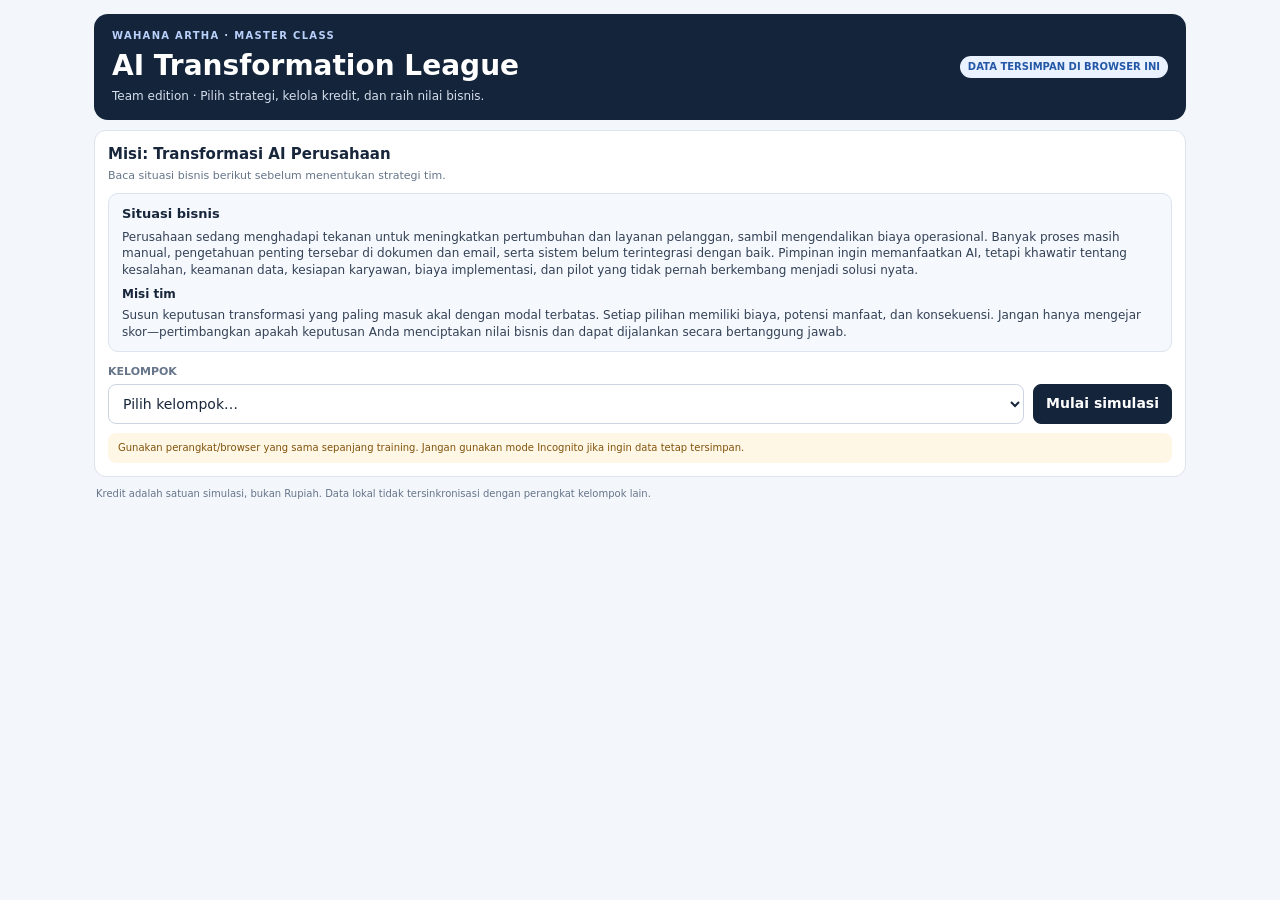
<file: ai-transformation-league/index.html>
<!DOCTYPE html>
<html lang="id"><head><meta charset="utf-8"><meta name="viewport" content="width=device-width,initial-scale=1"><title>AI Transformation League — Team Edition</title>
<style>
:root{--bg:#f3f6fb;--card:#fff;--ink:#17263b;--muted:#66758a;--line:#dce4ef;--navy:#14243a;--blue:#2458a6;--pale:#eaf1ff;--green:#13795b;--red:#b42318;--amber:#a15c07}*{box-sizing:border-box}body{margin:0;background:var(--bg);color:var(--ink);font:14px/1.4 system-ui,-apple-system,"Segoe UI",sans-serif}.app{max-width:1120px;margin:auto;padding:14px}.top{background:var(--navy);color:white;border-radius:14px;padding:15px 18px;display:flex;align-items:center;justify-content:space-between;gap:12px}.eyebrow{font-size:10px;letter-spacing:.13em;text-transform:uppercase;color:#b9d0fa;font-weight:800}.top h1{font-size:clamp(20px,2.5vw,28px);margin:3px 0}.top p{font-size:12px;color:#d5dfed;margin:0}.tag{display:inline-block;background:#eaf1ff;color:#2458a6;border-radius:999px;padding:4px 8px;font-size:10px;font-weight:800;white-space:nowrap}.panel,.stat{background:var(--card);border:1px solid var(--line);border-radius:12px;padding:13px}.stats{display:grid;grid-template-columns:repeat(4,minmax(0,1fr));gap:9px;margin:10px 0}.stat{padding:10px 12px}.k{font-size:11px;color:var(--muted);font-weight:700}.v{font-size:22px;font-weight:850;letter-spacing:-.04em}.sub{font-size:10px;color:var(--muted)}.setup{display:grid;grid-template-columns:1fr auto;gap:9px;align-items:end}.field label{display:block;font-size:11px;font-weight:800;color:var(--muted);margin-bottom:4px}select,input{font:inherit;padding:10px;border:1px solid #cbd5e1;border-radius:8px;background:white;color:var(--ink);width:100%}button{border:1px solid var(--line);border-radius:8px;padding:9px 12px;font:inherit;font-weight:750;cursor:pointer;background:#fff;color:var(--ink)}button.primary{background:var(--navy);border-color:var(--navy);color:white}button:disabled{opacity:.4;cursor:not-allowed}.workspace{display:grid;grid-template-columns:minmax(0,1.35fr) minmax(260px,.65fr);gap:10px;margin-top:10px}.headrow{display:flex;justify-content:space-between;align-items:start;gap:8px;margin-bottom:10px}.headrow h2{font-size:15px;margin:0}.headrow p{font-size:11px;color:var(--muted);margin:3px 0 0}.options{display:grid;grid-template-columns:repeat(3,minmax(0,1fr));gap:8px}.option{border:1px solid var(--line);border-radius:10px;padding:11px;display:flex;flex-direction:column;min-height:188px;background:#fff}.option.selected{border:2px solid var(--blue);padding:10px;background:#f6f9ff}.option h3{font-size:13px;margin:7px 0 5px;line-height:1.25}.option p{font-size:11px;color:var(--muted);margin:0 0 10px}.metrics{display:flex;flex-wrap:wrap;gap:4px;margin-top:auto;margin-bottom:9px}.metrics span{font-size:10px;background:#f0f4fa;padding:4px 6px;border-radius:5px;font-weight:750}.option button{width:100%;font-size:11px;padding:8px}.option.selected button{background:var(--blue);color:white;border-color:var(--blue)}.progress{height:6px;background:#e9eef6;border-radius:10px;overflow:hidden;margin:8px 0}.progress span{display:block;height:100%;background:var(--blue)}.choice-list{display:grid;gap:7px;margin-top:9px}.choice-row{border-bottom:1px solid #edf0f5;padding:7px 0;display:flex;justify-content:space-between;gap:8px;font-size:11px}.choice-row:last-child{border-bottom:0}.choice-row strong{display:block;font-size:11px}.choice-row small{color:var(--muted)}.actions{display:flex;flex-wrap:wrap;gap:7px;margin-top:10px}.notice{background:#fff7e6;color:#80520b;border-radius:8px;padding:8px 10px;font-size:10px;margin-top:9px}.hidden{display:none!important}.assist{margin-top:10px;border:1px solid var(--line);border-radius:10px;overflow:hidden;background:#fbfcff}.assist-head{display:flex;gap:7px;flex-wrap:wrap;padding:9px;background:#f5f8fd;border-bottom:1px solid var(--line)}.assist-toggle{font-size:11px;padding:7px 10px}.assist-toggle[aria-expanded="true"]{background:var(--navy);color:#fff;border-color:var(--navy)}.assist-body{padding:11px}.assist-body h3{font-size:12px;margin:0 0 6px}.assist-body p,.assist-body li{font-size:11px;color:#334155}.assist-body p{margin:0 0 8px}.prompt-box{white-space:pre-wrap;background:#fff;border:1px solid var(--line);border-radius:8px;padding:10px;font-size:11px;line-height:1.5;max-height:210px;overflow:auto}.prompt-parts{display:grid;grid-template-columns:repeat(2,minmax(0,1fr));gap:7px}.prompt-part{border:1px solid var(--line);background:#fff;border-radius:8px;padding:8px}.prompt-part-head{display:flex;align-items:center;gap:7px;flex-wrap:wrap;margin-bottom:5px}.prompt-part-head strong{font-size:10px;color:var(--blue);background:var(--pale);border-radius:5px;padding:3px 5px}.prompt-part-head span{font-size:10px;font-weight:750}.prompt-part p{margin:0;font-size:10px;color:#475569;line-height:1.45}.positive{color:var(--green)}.negative{color:var(--red)}.foot{font-size:10px;color:var(--muted);padding:10px 2px}.toast{position:fixed;bottom:12px;left:50%;transform:translateX(-50%);background:var(--navy);color:#fff;padding:10px 14px;border-radius:9px;font-size:12px;box-shadow:0 5px 20px #0002}.modal-backdrop{position:fixed;inset:0;z-index:1000;background:rgba(15,23,42,.66);display:flex;align-items:center;justify-content:center;padding:14px}.modal{width:min(760px,100%);max-height:92vh;overflow:auto;background:#fff;border-radius:16px;box-shadow:0 24px 80px #0005;padding:20px}.modal-head{display:flex;align-items:flex-start;justify-content:space-between;gap:12px;border-bottom:1px solid var(--line);padding-bottom:12px;margin-bottom:14px}.modal-head h2{margin:0;font-size:20px}.modal-head p{margin:4px 0 0;color:var(--muted);font-size:12px}.modal-close{font-size:20px;line-height:1;padding:6px 10px}.recap-stats{display:grid;grid-template-columns:repeat(4,minmax(0,1fr));gap:8px;margin:12px 0}.recap-stat{border:1px solid var(--line);border-radius:10px;padding:10px;background:#f8fafc}.recap-stat .k{font-size:10px}.recap-stat .v{font-size:21px}.recap-table-wrap{overflow-x:auto;border:1px solid var(--line);border-radius:10px;margin-top:10px}.recap-table{width:100%;border-collapse:collapse;font-size:12px;min-width:440px}.recap-table th,.recap-table td{text-align:left;padding:9px 10px;border-bottom:1px solid #edf0f5}.recap-table th{background:#f5f8fd;color:#475569;font-size:10px;text-transform:uppercase;letter-spacing:.04em}.recap-table tr:last-child td{border-bottom:0}.recap-note{font-size:11px;color:var(--muted);margin:10px 0 0}.modal-actions{display:flex;flex-wrap:wrap;gap:8px;justify-content:flex-end;margin-top:16px}@media(max-width:520px){.modal{padding:14px}.recap-stats{grid-template-columns:repeat(2,minmax(0,1fr))}.modal-head h2{font-size:18px}}.stage-select{max-width:100%;margin:8px 0 10px}.stage-select label{display:block;font-size:10px;font-weight:800;color:var(--muted);margin-bottom:4px}@media(max-width:760px){.prompt-parts{grid-template-columns:1fr}.workspace{grid-template-columns:1fr}.options{grid-template-columns:1fr}.option{min-height:0}.stats{grid-template-columns:repeat(2,minmax(0,1fr))}.setup{grid-template-columns:1fr}.top{align-items:flex-start;flex-direction:column}.v{font-size:20px}}@media(min-width:761px) and (max-height:850px){.app{padding:8px}.top{padding:10px 14px}.stats{margin:7px 0}.stat{padding:7px 10px}.v{font-size:19px}.panel{padding:10px}.option{min-height:160px;padding:9px}.option.selected{padding:8px}.option p{font-size:10px}}
</style></head><body><div class="app">
<header class="top"><div><div class="eyebrow">Wahana Artha · Master Class</div><h1>AI Transformation League</h1><p>Team edition · Pilih strategi, kelola kredit, dan raih nilai bisnis.</p></div><span class="tag">DATA TERSIMPAN DI BROWSER INI</span></header>
<section class="panel" id="setupPanel" style="margin-top:10px"><div class="headrow"><div><h2>Misi: Transformasi AI Perusahaan</h2><p>Baca situasi bisnis berikut sebelum menentukan strategi tim.</p></div></div><div class="scenario" style="background:#f5f8fd;border:1px solid #dce4ef;border-radius:10px;padding:11px 13px;margin-bottom:12px"><strong style="display:block;font-size:13px;margin-bottom:5px">Situasi bisnis</strong><p style="font-size:12px;margin:0 0 7px;color:#334155">Perusahaan sedang menghadapi tekanan untuk meningkatkan pertumbuhan dan layanan pelanggan, sambil mengendalikan biaya operasional. Banyak proses masih manual, pengetahuan penting tersebar di dokumen dan email, serta sistem belum terintegrasi dengan baik. Pimpinan ingin memanfaatkan AI, tetapi khawatir tentang kesalahan, keamanan data, kesiapan karyawan, biaya implementasi, dan pilot yang tidak pernah berkembang menjadi solusi nyata.</p><strong style="display:block;font-size:12px;margin-bottom:4px">Misi tim</strong><p style="font-size:12px;margin:0;color:#334155">Susun keputusan transformasi yang paling masuk akal dengan modal terbatas. Setiap pilihan memiliki biaya, potensi manfaat, dan konsekuensi. Jangan hanya mengejar skor—pertimbangkan apakah keputusan Anda menciptakan nilai bisnis dan dapat dijalankan secara bertanggung jawab.</p></div><div class="setup"><div class="field"><label for="teamSelect">KELOMPOK</label><select id="teamSelect"><option value="">Pilih kelompok…</option><option value="0">Kelompok 1</option><option value="1">Kelompok 2</option><option value="2">Kelompok 3</option><option value="3">Kelompok 4</option><option value="4">Kelompok 5</option><option value="5">Kelompok 6</option></select></div><button class="primary" id="startBtn">Mulai simulasi</button></div><div class="notice">Gunakan perangkat/browser yang sama sepanjang training. Jangan gunakan mode Incognito jika ingin data tetap tersimpan.</div></section>
<div id="appPanel" class="hidden"><section class="stats"><div class="stat"><div class="k">SALDO KREDIT</div><div class="v" id="balance">100</div><div class="sub">Modal awal 100</div></div><div class="stat"><div class="k">SKOR</div><div class="v" id="score">0</div><div class="sub">Akumulasi poin stage</div></div><div class="stat"><div class="k">NILAI BERSIH</div><div class="v" id="netValue">0</div><div class="sub">Manfaat − biaya</div></div><div class="stat"><div class="k">PROGRES</div><div class="v" id="progressText">0/8</div><div class="sub">Stage diselesaikan</div></div></section>
<div class="workspace"><main class="panel"><div class="headrow"><div><h2 id="stageTitle">Stage 1</h2><p id="stageDesc">Pilih alternatif paling sesuai dengan strategi tim.</p></div><span class="tag" id="stageBadge">STAGE 1/8</span></div><div class="stage-select"><label for="stageSelect">PILIH STAGE</label><select id="stageSelect"></select></div><div class="options" id="options"></div><div id="aiHelp" class="assist"></div><div class="actions"><button id="prevBtn">← Sebelumnya</button><button id="nextBtn" class="primary">Stage berikutnya →</button></div><div class="notice">Pilih satu alternatif per stage. Mengganti pilihan akan menghitung ulang saldo, manfaat, dan skor secara otomatis.</div></main>
<aside class="panel"><div class="headrow"><div><h2 id="teamHeading">Ringkasan Kelompok</h2><p>Keputusan yang sudah diambil</p></div><button id="switchBtn">Ganti tim</button></div><div class="progress"><span id="progressBar" style="width:0%"></span></div><div class="choice-list" id="choiceList"></div><div class="actions"><button id="exportBtn" class="primary">Unduh hasil tim</button><button id="resetBtn">Reset tim</button></div><div class="notice">Setelah selesai, unduh hasil dan kirim file kepada fasilitator untuk rekap akhir.</div></aside></div></div>
<div class="foot">Kredit adalah satuan simulasi, bukan Rupiah. Data lokal tidak tersinkronisasi dengan perangkat kelompok lain.</div></div><div id="toast" class="toast hidden"></div><div id="resultsModal" class="modal-backdrop hidden" role="dialog" aria-modal="true" aria-labelledby="resultsTitle"><section class="modal"><div class="modal-head"><div><h2 id="resultsTitle">Rekap Hasil Tim</h2><p id="resultsSubtitle">Ringkasan keputusan dan dampak simulasi.</p></div><button type="button" class="modal-close" id="closeResults" aria-label="Tutup hasil">×</button></div><div id="resultsContent"></div><div class="modal-actions"><button type="button" id="closeResultsBottom">Kembali ke simulasi</button><button type="button" class="primary" id="exportResults">Unduh rekap CSV</button></div></section></div>
<script>
const stages=[
 {id:'auction',round:'1 · Opportunity Auction',title:'Pilih use case bernilai',desc:'Pilih masalah bisnis dengan dampak terukur.',options:[
  {id:'revenue',title:'Naikkan revenue',desc:'Lead scoring dan follow-up personal.',cost:18,benefit:40,score:25},
  {id:'cost',title:'Turunkan biaya',desc:'Otomasi dokumen dan pekerjaan repetitif.',cost:10,benefit:25,score:15},
  {id:'risk',title:'Kurangi risiko',desc:'Deteksi anomali dan kepatuhan lebih awal.',cost:14,benefit:32,score:20}]},
 {id:'process',round:'2 · Process Redesign',title:'Redesign proses',desc:'Jangan sekadar mempercepat proses yang buruk.',options:[
  {id:'automate',title:'Automate existing',desc:'Otomasi langkah rutin pada proses saat ini.',cost:8,benefit:18,score:10},
  {id:'redesign',title:'Redesign workflow',desc:'Hapus langkah tidak bernilai, lalu integrasikan AI.',cost:15,benefit:35,score:25},
  {id:'newprocess',title:'Create new process',desc:'Rancang layanan baru yang sebelumnya tidak mungkin.',cost:20,benefit:45,score:30}]},
 {id:'knowledge',round:'3 · Knowledge Challenge',title:'Siapkan knowledge',desc:'Pilih tingkat kesiapan pengetahuan organisasi.',options:[
  {id:'quickdocs',title:'Rapikan dokumen',desc:'Kumpulkan SOP dan arsip dokumen prioritas.',cost:6,benefit:15,score:10},
  {id:'knowledgebase',title:'Knowledge base',desc:'Bersihkan, beri owner, versi, dan akses pencarian.',cost:12,benefit:28,score:20},
  {id:'rag',title:'Enterprise RAG',desc:'Hubungkan sumber tepercaya dengan kontrol akses dan evaluasi.',cost:20,benefit:42,score:30}]},
 {id:'architecture',round:'4 · AI System Design',title:'Rancang sistem AI',desc:'Pilih rancangan sesuai kompleksitas dan risiko.',options:[
  {id:'copilot',title:'AI copilot',desc:'AI memberi saran; manusia melakukan tindakan.',cost:8,benefit:20,score:12},
  {id:'agent',title:'Agent dengan tools',desc:'AI menjalankan tugas terbatas dengan approval.',cost:16,benefit:36,score:24},
  {id:'integrated',title:'Integrated AI workflow',desc:'Integrasi data, tools, audit, security, dan evaluasi.',cost:24,benefit:48,score:30}]},
 {id:'governance',round:'5 · Risk Court',title:'Tetapkan guardrails',desc:'Sesuaikan otonomi AI dengan dampak kesalahan.',options:[
  {id:'basicguard',title:'Basic guardrails',desc:'Aturan penggunaan, validasi output, dan batas data.',cost:5,benefit:12,score:10},
  {id:'humanapproval',title:'Human approval',desc:'Approval untuk keputusan berdampak menengah/tinggi.',cost:10,benefit:25,score:20},
  {id:'audited',title:'Audited governance',desc:'Log, evaluasi berkala, kontrol akses, dan incident plan.',cost:16,benefit:35,score:30}]},
 {id:'people',round:'6 · Human + AI Redesign',title:'Desain ulang peran',desc:'Tentukan pembagian kerja manusia dan AI.',options:[
  {id:'training',title:'Upskill team',desc:'Pelatihan dasar AI dan panduan penggunaan.',cost:6,benefit:15,score:10},
  {id:'redesignroles',title:'Redesign roles',desc:'Susun ulang tugas, tanggung jawab, dan skill gap.',cost:12,benefit:28,score:20},
  {id:'aiteams',title:'Human-agent teams',desc:'Tetapkan owner untuk agent, workflow, dan outcome.',cost:18,benefit:38,score:30}]},
 {id:'economics',round:'7 · Build or Kill',title:'Uji business case',desc:'Pilih keputusan investasi berdasarkan nilai dan risiko.',options:[
  {id:'no-go',title:'NO-GO / redesign',desc:'Bukti manfaat belum cukup; perbaiki business case.',cost:2,benefit:8,score:12},
  {id:'pilot',title:'GO: limited pilot',desc:'Uji dengan KPI, baseline, dan batas biaya yang jelas.',cost:8,benefit:24,score:20},
  {id:'invest',title:'GO: invest to scale',desc:'Skalakan jika ROI, adopsi, dan kontrol telah terbukti.',cost:18,benefit:42,score:30}]},
 {id:'operating',round:'8 · Operating Model Sprint',title:'Siapkan scale-up',desc:'Pilih model operasional dan kepemilikan.',options:[
  {id:'localpilot',title:'Owner per unit',desc:'Satu unit memimpin pilot dengan dukungan pusat.',cost:7,benefit:16,score:10},
  {id:'hubspoke',title:'Hub-and-spoke',desc:'Tim pusat menyediakan platform dan guardrails; unit mengadopsi.',cost:13,benefit:30,score:20},
  {id:'controltower',title:'AI control tower',desc:'Portofolio, risiko, biaya, kualitas, dan KPI dipantau terpusat.',cost:20,benefit:43,score:30}]},
];
const aiGuidance={
 auction:{parts:[
  ['KONTEKS','Situasi dan tujuan bisnis','Perusahaan ingin meningkatkan pertumbuhan dan layanan sambil mengendalikan biaya. Proses masih manual, pengetahuan tersebar, dan risiko implementasi AI perlu dikendalikan.'],
  ['PERSONA','Peran AI yang diminta','Bertindak sebagai penasihat strategi bisnis dan transformasi AI yang skeptis, berorientasi pada nilai bisnis.'],
  ['TUGAS','Pekerjaan yang harus dilakukan','Bandingkan peluang AI untuk meningkatkan revenue, menurunkan biaya, atau mengurangi risiko. Rekomendasikan satu prioritas untuk tim.'],
  ['KRITERIA','Dasar membandingkan jawaban','Pertimbangkan dampak bisnis, KPI baseline, kelayakan, waktu menuju manfaat, biaya, risiko, dan keyakinan terhadap asumsi.'],
  ['BATASAN','Hal yang tidak boleh dilakukan','Jangan mengarang data aktual atau menganggap estimasi sebagai fakta. Nyatakan asumsi dan informasi yang masih perlu divalidasi.'],
  ['FORMAT OUTPUT','Bentuk jawaban yang diinginkan','Buat tabel perbandingan ringkas, rekomendasi satu prioritas beserta trade-off, lalu tiga pertanyaan yang harus dijawab tim.'] ]},
 process:{parts:[
  ['KONTEKS','Situasi dan tujuan bisnis','Tim sedang memperbaiki proses yang lambat, repetitif, penuh handoff, atau sering mengalami kesalahan. Tujuannya bukan sekadar mempercepat proses lama, tetapi merancang proses yang lebih baik.'],
  ['PERSONA','Peran AI yang diminta','Bertindak sebagai business process improvement consultant yang memahami otomasi, human-in-the-loop, dan redesign workflow.'],
  ['TUGAS','Pekerjaan yang harus dilakukan','Analisis proses saat ini, temukan bottleneck, lalu usulkan proses baru yang memanfaatkan AI secara tepat. Pertimbangkan apa yang dihilangkan, diotomatisasi, diperkuat, didesain ulang, atau dibuat baru.'],
  ['KRITERIA','Dasar membandingkan jawaban','Nilai waktu siklus, jumlah handoff, kualitas, pengalaman pengguna, biaya, risiko, dan kejelasan peran manusia.'],
  ['BATASAN','Hal yang tidak boleh dilakukan','Jangan otomatisasi langkah yang tidak memberi nilai tanpa memeriksa penyebabnya. Tandai asumsi dan jangan menghapus approval yang diperlukan untuk kontrol.'],
  ['FORMAT OUTPUT','Bentuk jawaban yang diinginkan','Tampilkan tabel AS-IS vs TO-BE, tiga bottleneck utama, peran AI dan manusia, KPI keberhasilan, serta risiko implementasi.'] ]},
 knowledge:{parts:[
  ['KONTEKS','Situasi dan tujuan bisnis','Pengetahuan penting berada di SOP, PDF, email, spreadsheet, sistem operasional, dan kepala para ahli. AI hanya berguna jika informasi relevan dapat ditemukan, dipercaya, dan diakses secara aman.'],
  ['PERSONA','Peran AI yang diminta','Bertindak sebagai enterprise knowledge-management dan RAG readiness advisor.'],
  ['TUGAS','Pekerjaan yang harus dilakukan','Petakan pengetahuan yang dibutuhkan untuk use case tim, lokasinya, pemiliknya, kualitasnya, aksesnya, dan tindakan untuk membuatnya siap digunakan AI.'],
  ['KRITERIA','Dasar membandingkan jawaban','Pertimbangkan kelengkapan, kemutakhiran, format, duplikasi, hak akses, sensitivitas, pemilik, dan konsekuensi bila informasi salah.'],
  ['BATASAN','Hal yang tidak boleh dilakukan','Jangan menyarankan memasukkan data sensitif ke alat publik. Bedakan fakta yang diketahui dari asumsi dan minta validasi pemilik data.'],
  ['FORMAT OUTPUT','Bentuk jawaban yang diinginkan','Buat knowledge readiness table dengan kolom sumber, owner, kualitas, sensitivitas, akses AI, gap, dan langkah perbaikan pertama.'] ]},
 architecture:{parts:[
  ['KONTEKS','Situasi dan tujuan bisnis','Tim sudah memilih use case AI. Solusi harus cocok dengan workflow dan sistem yang ada, serta memiliki kontrol keamanan, evaluasi, dan audit.'],
  ['PERSONA','Peran AI yang diminta','Bertindak sebagai enterprise AI solution architect yang mengutamakan desain sederhana, aman, dan dapat dioperasikan.'],
  ['TUGAS','Pekerjaan yang harus dilakukan','Rancang alur solusi dari pengguna ke model, knowledge, tools/sistem perusahaan, keputusan, tindakan, dan audit. Tentukan apakah copilot, workflow berbantuan AI, atau agent lebih tepat.'],
  ['KRITERIA','Dasar membandingkan jawaban','Bandingkan manfaat, kompleksitas integrasi, keandalan, latency, biaya, keamanan, evaluasi, fallback, dan kebutuhan human approval.'],
  ['BATASAN','Hal yang tidak boleh dilakukan','Jangan memberi AI kewenangan tindakan berisiko tanpa kontrol. Jangan mengasumsikan sistem perusahaan memiliki API atau akses yang belum dikonfirmasi.'],
  ['FORMAT OUTPUT','Bentuk jawaban yang diinginkan','Berikan diagram alur teks, komponen utama, data dan integrasi yang diperlukan, kontrol keamanan, KPI evaluasi, dan alternatif desain yang lebih sederhana.'] ]},
 governance:{parts:[
  ['KONTEKS','Situasi dan tujuan bisnis','AI dapat menghasilkan rekomendasi atau tindakan yang salah dan berdampak pada pelanggan, keuangan, privasi, kepatuhan, atau reputasi. Tim harus menentukan batas kewenangannya.'],
  ['PERSONA','Peran AI yang diminta','Bertindak sebagai AI governance dan risk advisor yang menggunakan pendekatan berbasis risiko.'],
  ['TUGAS','Pekerjaan yang harus dilakukan','Identifikasi risiko dari use case tim, tentukan tingkat dampak, kontrol pencegahan dan deteksi, serta keputusan yang boleh dilakukan AI secara mandiri atau memerlukan approval manusia.'],
  ['KRITERIA','Dasar membandingkan jawaban','Pertimbangkan kemungkinan, dampak, kemampuan mendeteksi kesalahan, reversibilitas, privasi, keamanan, kepatuhan, dan akuntabilitas.'],
  ['BATASAN','Hal yang tidak boleh dilakukan','Jangan menyatakan sistem pasti aman atau patuh tanpa bukti. Keputusan berdampak tinggi harus memiliki pemilik manusia, jalur eskalasi, dan audit trail.'],
  ['FORMAT OUTPUT','Bentuk jawaban yang diinginkan','Buat risk register ringkas berisi risiko, dampak, kontrol, owner, dan residual risk. Tambahkan matriks AI boleh / perlu approval / tidak boleh.'] ]},
 people:{parts:[
  ['KONTEKS','Situasi dan tujuan bisnis','AI mengubah komposisi tugas dan cara kerja. Organisasi ingin meningkatkan produktivitas tanpa mengabaikan kualitas, akuntabilitas, pengalaman pelanggan, atau kesiapan karyawan.'],
  ['PERSONA','Peran AI yang diminta','Bertindak sebagai workforce transformation advisor yang berfokus pada desain kerja dan pengembangan kapabilitas.'],
  ['TUGAS','Pekerjaan yang harus dilakukan','Analisis tugas dalam peran yang dipilih. Tentukan mana yang dapat diotomatisasi, diperkuat AI, tetap dipimpin manusia, atau perlu didesain ulang. Usulkan perubahan peran dan pelatihan.'],
  ['KRITERIA','Dasar membandingkan jawaban','Pertimbangkan frekuensi, waktu, kompleksitas, kebutuhan empati dan judgement, risiko kesalahan, serta skill yang dibutuhkan setelah redesign.'],
  ['BATASAN','Hal yang tidak boleh dilakukan','Jangan menyimpulkan bahwa pekerjaan otomatis hilang hanya karena sebagian tugas dapat dibantu AI. Perhatikan perubahan tanggung jawab dan kebutuhan supervisi.'],
  ['FORMAT OUTPUT','Bentuk jawaban yang diinginkan','Buat tabel tugas, potensi AI, peran manusia baru, skill gap, rencana pelatihan, dan indikator produktivitas serta kualitas.'] ]},
 economics:{parts:[
  ['KONTEKS','Situasi dan tujuan bisnis','Tim mempertimbangkan investasi AI dengan manfaat dan biaya yang belum pasti. Keputusan harus didasarkan pada nilai bersih, asumsi transparan, dan risiko implementasi.'],
  ['PERSONA','Peran AI yang diminta','Bertindak sebagai finance business partner yang kritis terhadap business case teknologi.'],
  ['TUGAS','Pekerjaan yang harus dilakukan','Hitung nilai bersih dari manfaat dikurangi seluruh biaya relevan. Evaluasi skenario adopsi rendah, dasar, dan tinggi; rekomendasikan GO, PILOT, atau NO-GO.'],
  ['KRITERIA','Dasar membandingkan jawaban','Masukkan biaya implementasi, integrasi, data, operasi, pelatihan, governance, manfaat yang benar-benar dapat direalisasikan, payback, dan sensitivitas.'],
  ['BATASAN','Hal yang tidak boleh dilakukan','Bedakan penghematan kapasitas dari penghematan kas nyata. Jangan menghitung manfaat ganda. Jika data tidak tersedia, gunakan variabel atau asumsi yang dinyatakan jelas.'],
  ['FORMAT OUTPUT','Bentuk jawaban yang diinginkan','Tampilkan rumus, tabel skenario, net value, payback jika datanya cukup, tiga risiko finansial utama, dan keputusan GO/PILOT/NO-GO beserta alasannya.'] ]},
 operating:{parts:[
  ['KONTEKS','Situasi dan tujuan bisnis','Use case pilihan tim perlu bergerak dari eksperimen menuju operasi yang stabil dan dapat diperluas. Organisasi membutuhkan ownership, KPI, monitoring, serta proses untuk menghentikan atau memperbesar solusi.'],
  ['PERSONA','Peran AI yang diminta','Bertindak sebagai enterprise AI operating-model advisor yang berorientasi pada eksekusi dan akuntabilitas.'],
  ['TUGAS','Pekerjaan yang harus dilakukan','Susun roadmap dari pilot ke produksi dan scale-up. Tentukan owner bisnis, process owner, tim data/platform, risk/security, support, pengguna, dan forum keputusan.'],
  ['KRITERIA','Dasar membandingkan jawaban','Pertimbangkan kejelasan ownership, kesiapan operasi, KPI nilai dan kualitas, monitoring, incident handling, stage gate, kapasitas, dan biaya.'],
  ['BATASAN','Hal yang tidak boleh dilakukan','Jangan merekomendasikan scale-up sebelum kualitas, adopsi, keamanan, dan nilai terbukti. Tandai dependensi dan keputusan yang perlu dibuat pimpinan.'],
  ['FORMAT OUTPUT','Bentuk jawaban yang diinginkan','Buat roadmap 0–3, 3–6, 6–12, dan 12–24 bulan; RACI ringkas; KPI; stage gate; serta kriteria stop, improve, atau scale.'] ]}
};
const STORAGE='aiTransformationLeague_team_v1';let teamId=null,stageIndex=0,all=loadAll();function loadAll(){try{return JSON.parse(localStorage.getItem(STORAGE))||{}}catch(e){return {}}}function saveAll(){localStorage.setItem(STORAGE,JSON.stringify(all))}function fresh(){return {teamId,name:`Kelompok ${Number(teamId)+1}`,initialCapital:100,choices:{}}}function getTeam(){if(!all[teamId])all[teamId]=fresh();return all[teamId]}function calculations(t){let balance=100,score=0,net=0;for(const st of stages){const c=t.choices[st.id];if(c){const op=st.options.find(o=>o.id===c);if(op){balance-=op.cost;score+=op.score;net+=op.benefit-op.cost}}}return {balance,score,net,count:Object.keys(t.choices).length}}function fmt(n){return new Intl.NumberFormat('id-ID',{maximumFractionDigits:0}).format(n)}function esc(s){return String(s??'').replace(/[&<>"']/g,c=>({'&':'&amp;','<':'&lt;','>':'&gt;','"':'&quot;',"'":'&#39;'}[c]))}function notify(s){const el=document.getElementById('toast');el.textContent=s;el.classList.remove('hidden');setTimeout(()=>el.classList.add('hidden'),2200)}function begin(){teamId=document.getElementById('teamSelect').value;if(teamId==='')return notify('Pilih nomor kelompok terlebih dahulu.');if(!all[teamId])all[teamId]=fresh();saveAll();document.getElementById('setupPanel').classList.add('hidden');document.getElementById('appPanel').classList.remove('hidden');stageIndex=firstIncomplete();render()}function firstIncomplete(){const t=getTeam();const i=stages.findIndex(s=>!t.choices[s.id]);return i<0?stages.length-1:i}function render(){if(teamId===null)return;const t=getTeam(),calc=calculations(t),st=stages[stageIndex];document.getElementById('teamHeading').textContent=t.name+' · Ringkasan';document.getElementById('balance').textContent=fmt(calc.balance);document.getElementById('score').textContent=fmt(calc.score);document.getElementById('netValue').textContent=(calc.net>0?'+':'')+fmt(calc.net);document.getElementById('netValue').className='v '+(calc.net>=0?'positive':'negative');document.getElementById('progressText').textContent=calc.count+'/'+stages.length;document.getElementById('progressBar').style.width=(calc.count/stages.length*100)+'%';document.getElementById('stageTitle').textContent=st.round+' · '+st.title;document.getElementById('stageDesc').textContent=st.desc;document.getElementById('stageBadge').textContent=`STAGE ${stageIndex+1}/${stages.length}`;const sel=document.getElementById('stageSelect');sel.innerHTML=stages.map((x,i)=>`<option value="${i}">${i+1}. ${esc(x.title)} ${t.choices[x.id]?'✓':''}</option>`).join('');sel.value=String(stageIndex);document.getElementById('options').innerHTML=st.options.map(op=>{const chosen=t.choices[st.id]===op.id;return `<article class="option ${chosen?'selected':''}"><span class="tag">${chosen?'DIPILIH':'ALTERNATIF'}</span><h3>${esc(op.title)}</h3><p>${esc(op.desc)}</p><div class="metrics"><span>Biaya ${op.cost}</span><span>Manfaat ${op.benefit}</span><span>Net ${op.benefit-op.cost>=0?'+':''}${op.benefit-op.cost}</span></div><button data-choice="${esc(op.id)}">${chosen?'✓ Pilihan aktif':'Pilih alternatif'}</button></article>`}).join('');renderGuidance(st,t);document.getElementById('choiceList').innerHTML=stages.map((x,i)=>{const id=t.choices[x.id],op=x.options.find(o=>o.id===id);return `<div class="choice-row"><div><strong>${i+1}. ${esc(x.title)}</strong><small>${op?esc(op.title):'Belum dipilih'}</small></div><span class="tag">${op?'Selesai':'Belum'}</span></div>`}).join('');document.getElementById('prevBtn').disabled=stageIndex===0;document.getElementById('nextBtn').textContent=stageIndex===stages.length-1?'Lihat hasil ✓':'Stage berikutnya →';document.querySelectorAll('[data-choice]').forEach(b=>b.addEventListener('click',()=>choose(b.dataset.choice)))}function renderGuidance(st,t){const g=aiGuidance[st.id];const root=document.getElementById('aiHelp');const assembled=g.parts.map(([label,purpose,text])=>`[${label}]\n${text}`).join('\n\n');root.innerHTML=`<div class="assist-head"><strong style="font-size:11px;align-self:center;margin-right:auto">BANTUAN AI (OPSIONAL)</strong><button class="assist-toggle" id="promptToggle" aria-expanded="false">＋ Prompt AI</button></div><div id="promptPanel" class="assist-body hidden"><h3>Anatomi prompt untuk stage ini</h3><p>Setiap bagian memiliki fungsi berbeda. Pelajari strukturnya, lalu ganti isi komponen sesuai masalah tim Anda. Gunakan prompt sebagai alat berpikir, bukan pengganti keputusan tim.</p><div class="prompt-parts">${g.parts.map(([label,purpose,text])=>`<article class="prompt-part"><div class="prompt-part-head"><strong>[${esc(label)}]</strong><span>${esc(purpose)}</span></div><p>${esc(text)}</p></article>`).join('')}</div><h3 style="margin-top:12px">Prompt lengkap siap digunakan</h3><div class="prompt-box" id="promptText">${esc(assembled)}</div><div class="actions"><button class="primary" id="copyPrompt">Salin prompt lengkap</button></div><p class="sub" style="margin-top:8px">Kerangka yang dapat digunakan kembali: [KONTEKS] + [PERSONA] + [TUGAS] + [KRITERIA] + [BATASAN] + [FORMAT OUTPUT]. Tambahkan contoh atau data yang aman jika diperlukan.</p></div>`;const pt=document.getElementById('promptToggle'),pp=document.getElementById('promptPanel');pt.addEventListener('click',()=>{const open=pp.classList.contains('hidden');pp.classList.toggle('hidden');pt.setAttribute('aria-expanded',String(open));pt.textContent=(open?'−':'＋')+' Prompt AI'});document.getElementById('copyPrompt').addEventListener('click',async()=>{try{await navigator.clipboard.writeText(assembled);notify('Prompt lengkap berhasil disalin.')}catch(e){const r=document.createRange();r.selectNodeContents(document.getElementById('promptText'));const sel=window.getSelection();sel.removeAllRanges();sel.addRange(r);notify('Prompt dipilih. Salin secara manual.')}})}
function showResults(){const t=getTeam(),c=calculations(t),complete=c.count===stages.length;document.getElementById('resultsSubtitle').textContent=t.name+' · '+c.count+' dari '+stages.length+' stage diselesaikan';document.getElementById('resultsContent').innerHTML=`<div class="recap-stats"><div class="recap-stat"><div class="k">SKOR AKHIR</div><div class="v">${fmt(c.score)}</div></div><div class="recap-stat"><div class="k">SISA KREDIT</div><div class="v">${fmt(c.balance)}</div></div><div class="recap-stat"><div class="k">NILAI BERSIH</div><div class="v ${c.net>=0?'positive':'negative'}">${c.net>0?'+':''}${fmt(c.net)}</div></div><div class="recap-stat"><div class="k">PROGRES</div><div class="v">${c.count}/${stages.length}</div></div></div><div class="notice" style="margin:0 0 10px">${complete?'Semua stage selesai. Simpan atau unduh rekap ini untuk diserahkan kepada fasilitator.':'Rekap sementara. Lengkapi stage yang belum dipilih untuk mendapatkan hasil final.'}</div><h3 style="font-size:13px;margin:12px 0 6px">Keputusan per stage</h3><div class="recap-table-wrap"><table class="recap-table"><thead><tr><th>Stage</th><th>Keputusan tim</th><th>Status</th></tr></thead><tbody>${stages.map((st,i)=>{const op=st.options.find(o=>o.id===t.choices[st.id]);return `<tr><td>${i+1}. ${esc(st.title)}</td><td>${op?esc(op.title):'—'}</td><td>${op?'Selesai':'Belum dipilih'}</td></tr>`}).join('')}</tbody></table></div><p class="recap-note">Nilai bersih adalah total manfaat estimasi dikurangi biaya pilihan. Skor merupakan akumulasi poin dari alternatif yang dipilih. Hasil tersimpan hanya di browser/perangkat ini.</p>`;document.getElementById('resultsModal').classList.remove('hidden');document.body.style.overflow='hidden';document.getElementById('closeResults').focus()}function hideResults(){document.getElementById('resultsModal').classList.add('hidden');document.body.style.overflow=''}function choose(optionId){const t=getTeam(),st=stages[stageIndex],op=st.options.find(o=>o.id===optionId);if(!op)return;const prev=t.choices[st.id];if(prev===optionId){notify('Alternatif ini sudah dipilih.');return}const before=calculations(t).balance+(prev?st.options.find(o=>o.id===prev).cost:0);if(before<op.cost&&!confirm('Pilihan ini membuat saldo kredit negatif. Tetap lanjutkan?'))return;t.choices[st.id]=optionId;saveAll();render();notify('Pilihan tersimpan · skor dan ekonomi diperbarui.')}document.getElementById('startBtn').addEventListener('click',begin);document.getElementById('stageSelect').addEventListener('change',e=>{stageIndex=Number(e.target.value);render()});document.getElementById('prevBtn').addEventListener('click',()=>{stageIndex=Math.max(0,stageIndex-1);render()});document.getElementById('nextBtn').addEventListener('click',()=>{if(stageIndex===stages.length-1){showResults()}else{stageIndex++;render()}});document.getElementById('switchBtn').addEventListener('click',()=>{if(confirm('Kembali ke pemilihan tim? Data tim ini tetap tersimpan di browser.')){teamId=null;document.getElementById('appPanel').classList.add('hidden');document.getElementById('setupPanel').classList.remove('hidden')}});document.getElementById('resetBtn').addEventListener('click',()=>{if(confirm('Hapus seluruh pilihan dan skor tim ini?')){all[teamId]=fresh();saveAll();stageIndex=0;render();notify('Data tim direset.')}});document.getElementById('closeResults').addEventListener('click',hideResults);document.getElementById('closeResultsBottom').addEventListener('click',hideResults);document.getElementById('exportResults').addEventListener('click',()=>document.getElementById('exportBtn').click());document.getElementById('resultsModal').addEventListener('click',e=>{if(e.target.id==='resultsModal')hideResults()});document.addEventListener('keydown',e=>{if(e.key==='Escape'&&!document.getElementById('resultsModal').classList.contains('hidden'))hideResults()});document.getElementById('exportBtn').addEventListener('click',()=>{const t=getTeam(),c=calculations(t),rows=[['Kelompok','Stage','Pilihan','Biaya kredit','Manfaat estimasi','Nilai bersih','Poin']];stages.forEach(st=>{const op=st.options.find(o=>o.id===t.choices[st.id]);if(op)rows.push([t.name,st.round,op.title,op.cost,op.benefit,op.benefit-op.cost,op.score])});rows.push(['RINGKASAN','','',100-c.balance,c.net,c.net,c.score]);const csv=rows.map(r=>r.map(v=>'"'+String(v??'').replace(/"/g,'""')+'"').join(',')).join('\r\n');download(`hasil-${t.name.toLowerCase().replace(/\s+/g,'-')}.csv`,'\ufeff'+csv,'text/csv;charset=utf-8;')});function download(name,content,type){const blob=new Blob([content],{type}),url=URL.createObjectURL(blob),a=document.createElement('a');a.href=url;a.download=name;a.click();setTimeout(()=>URL.revokeObjectURL(url),1000)}
</script></body></html>
</file>
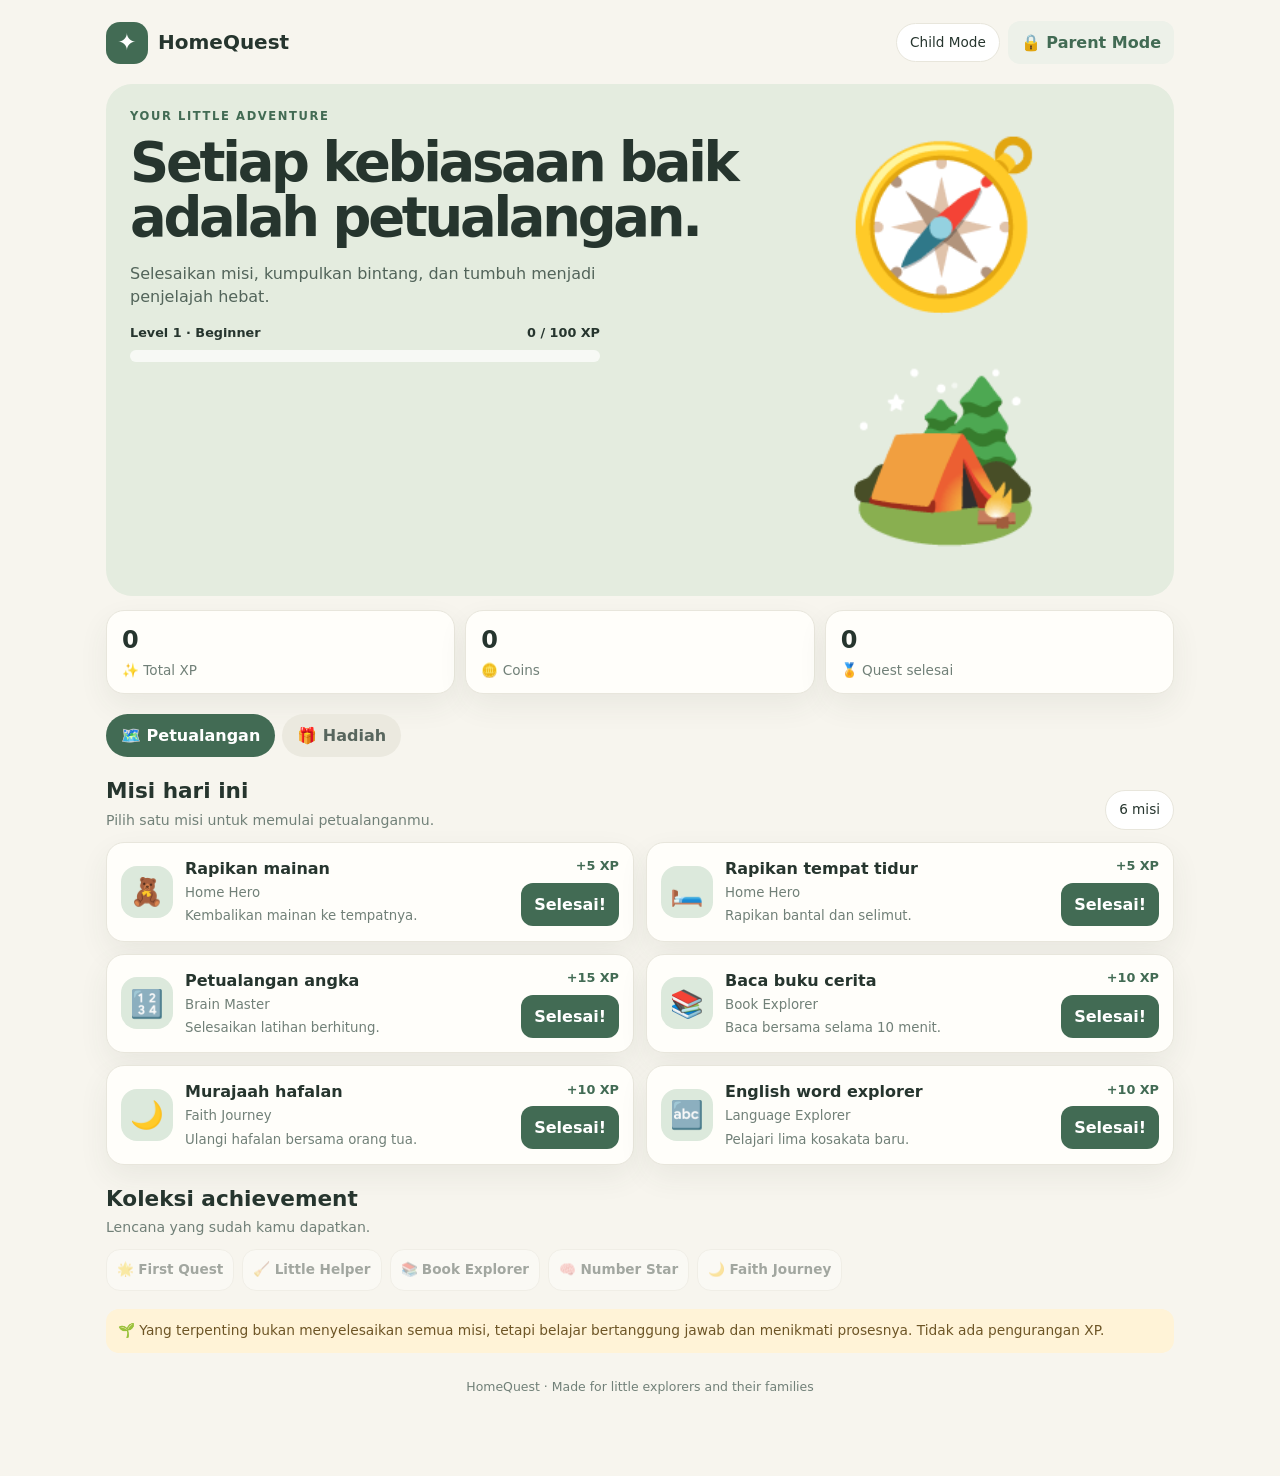
<file: homequest/index.html>
<!doctype html>
<html lang="id"><head>
<meta charset="utf-8"><meta name="viewport" content="width=device-width,initial-scale=1,viewport-fit=cover">
<meta name="theme-color" content="#f5f1e8"><meta name="description" content="HomeQuest — setiap kebiasaan baik adalah petualangan.">
<title>HomeQuest · Family Adventure</title>
<style>
:root{--ink:#26352e;--muted:#718078;--paper:#f7f5ee;--card:#fffefa;--green:#426b54;--green2:#dce9dc;--line:#e8e6dc;--shadow:0 12px 30px #33443312}
*{box-sizing:border-box}body{margin:0;background:var(--paper);color:var(--ink);font:16px/1.45 system-ui,-apple-system,sans-serif}button,input,select,textarea{font:inherit}button{cursor:pointer;border:0}
.app{max-width:1100px;margin:auto;padding:16px 16px 80px}header{display:flex;justify-content:space-between;align-items:center;margin:5px 0 20px;gap:12px}.brand{display:flex;align-items:center;gap:10px;font-weight:900;font-size:1.25rem}.mark{background:var(--green);color:white;border-radius:14px;width:42px;height:42px;display:grid;place-items:center;font-size:23px}.pill{border:1px solid var(--line);background:white;border-radius:99px;padding:9px 13px;font-size:.85rem}
.hero{background:#e4ecdf;border-radius:26px;padding:24px;display:grid;grid-template-columns:1.4fr .6fr;position:relative;overflow:hidden}.eyebrow{font-size:.72rem;text-transform:uppercase;letter-spacing:.14em;font-weight:900;color:var(--green)}h1{font-size:clamp(2rem,5vw,3.4rem);line-height:1.02;letter-spacing:-.06em;margin:10px 0}.sub{color:#52645a;max-width:500px}.art{font-size:clamp(6rem,16vw,10rem);display:grid;place-items:center}.progress-wrap{max-width:470px}.progress-label{display:flex;justify-content:space-between;font-size:.8rem;font-weight:800;margin:12px 0 7px}.progress{height:12px;background:#ffffffb5;border-radius:99px;overflow:hidden}.progress span{display:block;height:100%;background:var(--green);width:0}
.stats{display:grid;grid-template-columns:repeat(3,1fr);gap:10px;margin:14px 0 20px}.stat,.panel,.quest{background:var(--card);border:1px solid var(--line);border-radius:18px;box-shadow:var(--shadow)}.stat{padding:12px 15px}.stat b{font-size:1.5rem;display:block}.stat small,.muted{color:var(--muted);font-size:.85rem}
.tabs{display:flex;gap:7px;overflow:auto;margin:18px 0}.tab{padding:10px 15px;border-radius:99px;background:#ebe9df;color:#58665e;font-weight:800;white-space:nowrap}.tab.active,.primary{background:var(--green);color:white}.section-head{display:flex;justify-content:space-between;align-items:end;margin:18px 0 12px;gap:10px}.section-head h2{margin:0;font-size:1.35rem}.section-head p{margin:3px 0 0;color:var(--muted);font-size:.88rem}
.grid{display:grid;grid-template-columns:repeat(2,minmax(0,1fr));gap:12px}.quest{padding:14px;display:flex;align-items:center;gap:12px}.qicon{width:52px;height:52px;border-radius:16px;background:var(--green2);display:grid;place-items:center;font-size:27px;flex:none}.qinfo{flex:1;min-width:0}.qinfo strong{display:block}.qinfo small{color:var(--muted)}.qaction{display:flex;flex-direction:column;align-items:end;gap:7px}.xp{font-weight:900;font-size:.8rem;color:var(--green);white-space:nowrap}
.primary,.secondary,.danger{padding:10px 13px;border-radius:12px;font-weight:800}.secondary{background:#edf1e9;color:var(--green)}.danger{background:#fae8e3;color:#9a4939}.primary:disabled{opacity:.4;cursor:not-allowed}
.panel{padding:16px;margin:10px 0}.row{display:flex;justify-content:space-between;align-items:center;gap:10px;padding:11px 0;border-bottom:1px solid var(--line)}.row:last-child{border:0}.badges{display:flex;flex-wrap:wrap;gap:8px}.badge{background:white;border:1px solid var(--line);border-radius:14px;padding:10px;font-size:.85rem}
.formgrid{display:grid;grid-template-columns:1fr 1fr;gap:10px}.field{display:flex;flex-direction:column;gap:5px}.field.full{grid-column:1/-1}.field label{font-size:.8rem;font-weight:800;color:#59675f}.field input,.field select,.field textarea{padding:11px;border:1px solid var(--line);border-radius:11px;background:white;width:100%}
.empty{text-align:center;padding:22px;color:var(--muted);border:1px dashed var(--line);border-radius:16px}.notice{background:#fff3d7;color:#6d5526;padding:12px;border-radius:13px;margin:18px 0;font-size:.86rem}footer{text-align:center;color:var(--muted);font-size:.78rem;margin-top:25px}.hidden{display:none!important}
.modalbg{position:fixed;inset:0;background:#18241dcc;display:none;place-items:center;padding:15px;z-index:5}.modalbg.open{display:grid}.modal{background:var(--paper);border-radius:22px;padding:20px;width:min(520px,100%);max-height:90vh;overflow:auto}.close{float:right;border-radius:50%;width:32px;height:32px}
@media(max-width:650px){.app{padding:12px 12px 70px}.hero{grid-template-columns:1fr;padding:20px}.art{position:absolute;right:5px;bottom:0;opacity:.22;font-size:8rem}.hero>div:first-child{position:relative;z-index:1}.grid{grid-template-columns:1fr}.stats{gap:7px}.stat{padding:10px}.stat b{font-size:1.25rem}.formgrid{grid-template-columns:1fr}.field.full{grid-column:auto}}

.auth-screen{max-width:460px;margin:7vh auto;padding:24px;background:var(--card);border:1px solid var(--line);border-radius:24px;box-shadow:var(--shadow)}
.auth-screen h1{font-size:2rem;margin:8px 0}.auth-screen p{color:var(--muted)}
.auth-form{display:grid;gap:12px;margin-top:18px}.auth-form label{font-size:.82rem;font-weight:800}.auth-form input{width:100%;padding:13px;border:1px solid var(--line);border-radius:12px;background:white}
.auth-actions{display:flex;gap:10px;align-items:center;flex-wrap:wrap}.auth-error{color:#9a4939;background:#fae8e3;padding:12px 14px;border-radius:12px;margin-top:12px;font-size:.9rem;border:1px solid #f0c9c0}.auth-error.success{color:#245b3b;background:#e8f4e9;border-color:#b9d9bf}.auth-error.info{color:#34556b;background:#edf4f8;border-color:#c8dce8}
#accountbar{display:flex;align-items:center;gap:8px;flex-wrap:wrap;justify-content:flex-end}.setup{max-width:620px;margin:24px auto;padding:22px;background:var(--card);border:1px solid var(--line);border-radius:20px}.setup h2{margin-top:0}
</style></head><body><div class="app" id="app">
<header><div class="brand"><div class="mark">✦</div>HomeQuest</div><div id="accountbar"><span class="pill" id="mode">Child Mode</span><button class="secondary" id="parent">🔒 Parent Mode</button></div></header>
<section class="setup hidden" id="setup"><h2>Siapkan ruang keluarga</h2><p>Akun ini belum memiliki household HomeQuest. Buat satu ruang keluarga agar misi, XP, coins, dan hadiah tersimpan di cloud.</p><form id="householdform" class="formgrid"><div class="field full"><label>Nama keluarga</label><input name="name" required value="Keluarga Rahman" maxlength="80"></div><div class="field full"><button class="primary">Buat household</button></div></form></section>
<main id="mainview">
<section class="hero"><div><div class="eyebrow">Your little adventure</div><h1>Setiap kebiasaan baik adalah petualangan.</h1><p class="sub">Selesaikan misi, kumpulkan bintang, dan tumbuh menjadi penjelajah hebat.</p><div class="progress-wrap"><div class="progress-label"><span id="level">Level 1 · Beginner</span><span id="progtext">0 / 100 XP</span></div><div class="progress"><span id="bar"></span></div></div></div><div class="art">🧭🏕️</div></section>
<div class="stats"><div class="stat"><b id="xp">0</b><small>✨ Total XP</small></div><div class="stat"><b id="coins">0</b><small>🪙 Coins</small></div><div class="stat"><b id="done">0</b><small>🏅 Quest selesai</small></div></div>
<nav class="tabs" id="tabs"><button class="tab active" data-tab="child">🗺️ Petualangan</button><button class="tab" data-tab="rewards">🎁 Hadiah</button><button class="tab parentonly hidden" data-tab="approvals">✅ Verifikasi</button><button class="tab parentonly hidden" data-tab="manage">⚙️ Kelola misi</button><button class="tab parentonly hidden" data-tab="history">📚 Riwayat</button></nav>
<section id="v-child"><div class="section-head"><div><h2>Misi hari ini</h2><p>Pilih satu misi untuk memulai petualanganmu.</p></div><span class="pill" id="count">0 misi</span></div><div class="grid" id="quests"></div><div class="section-head"><div><h2>Koleksi achievement</h2><p>Lencana yang sudah kamu dapatkan.</p></div></div><div class="badges" id="badges"></div></section>
<section id="v-rewards" class="hidden"><div class="section-head"><div><h2>Treasure shop</h2><p>Tukar coins dengan hadiah bersama orang tua.</p></div></div><div id="rewardlist"></div></section>
<section id="v-approvals" class="hidden"><div class="section-head"><div><h2>Perlu verifikasi</h2><p>Tinjau aktivitas yang diajukan anak.</p></div></div><div id="approvals"></div></section>
<section id="v-manage" class="hidden"><div class="section-head"><div><h2>Quest manager</h2><p>Buat misi yang sesuai rutinitas keluarga.</p></div><button class="primary" id="add">＋ Misi</button></div><div id="managelist"></div><div class="panel"><h3>Tambah hadiah</h3><form id="rewardform" class="formgrid"><div class="field"><label>Nama hadiah</label><input name="name" required placeholder="Pilih cerita sebelum tidur"></div><div class="field"><label>Harga coins</label><input name="cost" type="number" min="1" value="30" required></div><div class="field full"><label>Jenis hadiah</label><select name="kind"><option>Aktivitas</option><option>Privilege</option><option>Barang</option></select></div><div class="field full"><button class="primary">Simpan hadiah</button></div></form></div></section>
<section id="v-history" class="hidden"><div class="section-head"><div><h2>Jejak petualangan</h2><p>Catatan XP dan coins.</p></div></div><div id="history"></div></section>
<div class="notice">🌱 Yang terpenting bukan menyelesaikan semua misi, tetapi belajar bertanggung jawab dan menikmati prosesnya. Tidak ada pengurangan XP.</div><footer>HomeQuest · Made for little explorers and their families</footer></main></div>
<div class="modalbg" id="gatemodal" role="dialog" aria-modal="true" aria-labelledby="gatetitle"><div class="modal"><button class="close" id="gatecancel" type="button" aria-label="Tutup">×</button><div class="eyebrow">Parent access</div><h2 id="gatetitle">Verifikasi orang tua</h2><p class="muted">Selesaikan penjumlahan dua bilangan tiga digit untuk membuka Parent Mode.</p><form id="gateform"><div style="font-size:2rem;font-weight:900;text-align:center;padding:18px 0" id="gatequestion">000 + 000 = ?</div><div class="field"><label for="gateinput">Jawaban</label><input id="gateinput" type="number" inputmode="numeric" autocomplete="off" required placeholder="Masukkan hasil penjumlahan"></div><p id="gatefeedback" class="muted" role="status" aria-live="polite"></p><button class="primary" id="gatesubmit" type="submit">Buka Parent Mode</button></form></div></div>
<div class="modalbg" id="modal"><div class="modal"><button class="close" id="close">×</button><h2>Buat quest baru</h2><form id="questform" class="formgrid"><div class="field full"><label>Nama misi</label><input name="title" required placeholder="Contoh: Rapikan mainan"></div><div class="field"><label>Kategori</label><select name="category"><option value="home">Home Hero</option><option value="math">Brain Master</option><option value="reading">Book Explorer</option><option value="quran">Faith Journey</option><option value="english">Language Explorer</option></select></div><div class="field"><label>Emoji</label><input name="icon" value="⭐" maxlength="4"></div><div class="field"><label>XP</label><input name="xp" type="number" min="1" max="100" value="10"></div><div class="field"><label>Coins</label><input name="coins" type="number" min="0" max="100" value="2"></div><div class="field full"><label>Instruksi</label><textarea name="description" rows="2"></textarea></div><div class="field full"><button class="primary">Simpan quest</button></div></form></div></div>
<script>
const $=id=>document.getElementById(id);
const esc=x=>String(x??'').replace(/[&<>"']/g,c=>({'&':'&amp;','<':'&lt;','>':'&gt;','"':'&quot;',"'":'&#39;'}[c]));
const STORAGE_KEY='homequest-local-v1';
const cats={home:'Home Hero',math:'Brain Master',reading:'Book Explorer',quran:'Faith Journey',english:'Language Explorer',other:'Special Quest'};
const defaultQuests=[
 {title:'Rapikan mainan',category:'home',icon:'🧸',xp:5,coins:2,description:'Kembalikan mainan ke tempatnya.'},
 {title:'Rapikan tempat tidur',category:'home',icon:'🛏️',xp:5,coins:2,description:'Rapikan bantal dan selimut.'},
 {title:'Petualangan angka',category:'math',icon:'🔢',xp:15,coins:3,description:'Selesaikan latihan berhitung.'},
 {title:'Baca buku cerita',category:'reading',icon:'📚',xp:10,coins:2,description:'Baca bersama selama 10 menit.'},
 {title:'Murajaah hafalan',category:'quran',icon:'🌙',xp:10,coins:2,description:'Ulangi hafalan bersama orang tua.'},
 {title:'English word explorer',category:'english',icon:'🔤',xp:10,coins:2,description:'Pelajari lima kosakata baru.'}
];
const defaultRewards=[
 {name:'Pilih cerita sebelum tidur',description:'Anak memilih cerita yang dibacakan.',kind:'activity',cost:20},
 {name:'Pilih permainan keluarga',description:'Anak memilih permainan keluarga.',kind:'privilege',cost:35},
 {name:'Mainan kecil pilihan',description:'Hadiah barang sesuai kesepakatan.',kind:'item',cost:100}
];
const uid=()=>crypto.randomUUID?crypto.randomUUID():'hq-'+Date.now()+'-'+Math.random().toString(16).slice(2);
const stamp=()=>new Date().toISOString();
let state=loadState(), role='child', activeTab='child', gateAnswer=null;
function loadState(){
 try{
  const raw=localStorage.getItem(STORAGE_KEY);
  if(raw){const d=JSON.parse(raw);if(d&&Array.isArray(d.quests))return d}
 }catch(e){console.warn('HomeQuest local data could not be read',e)}
 return {
  quests:defaultQuests.map(q=>({...q,id:uid(),is_active:true,created_at:stamp()})),
  subs:[], rewards:defaultRewards.map(r=>({...r,id:uid(),is_active:true})),
  redemptions:[], xp:[], coins:[], achievements:[]
 };
}
function save(){localStorage.setItem(STORAGE_KEY,JSON.stringify(state))}
function err(e){console.error(e);alert(e?.message||'Terjadi kesalahan.')}
function setRole(next){
 role=next;
 $('mode').textContent=role==='parent'?'Parent Mode':'Child Mode';
 $('parent').textContent=role==='parent'?'🔓 Keluar Parent Mode':'🔒 Parent Mode';
 document.querySelectorAll('.parentonly').forEach(x=>x.classList.toggle('hidden',role!=='parent'));
 if(role==='parent')tab('approvals');else tab('child');
 render();
}
function openGate(){
 const a=100+Math.floor(Math.random()*900),b=100+Math.floor(Math.random()*900);
 gateAnswer=a+b;
 $('gatequestion').textContent=a.toLocaleString('id-ID')+' + '+b.toLocaleString('id-ID')+' = ?';
 $('gateinput').value='';$('gatefeedback').textContent='';
 $('gatemodal').classList.add('open');
 setTimeout(()=>$('gateinput').focus(),80);
}
function closeGate(){$('gatemodal').classList.remove('open');gateAnswer=null}
function verifyGate(e){
 e.preventDefault();
 const answer=Number($('gateinput').value);
 if(Number.isInteger(answer)&&answer===gateAnswer){closeGate();setRole('parent');return}
 $('gatefeedback').textContent='Belum tepat. Coba soal baru.';
 openGate();
 $('gatefeedback').textContent='Jawaban belum tepat. Soal baru sudah dibuat.';
}
function targetChild(){return 'local-child'}
function totals(){
 const cid=targetChild();
 return {
  xp:state.xp.filter(x=>x.child_user_id===cid).reduce((n,x)=>n+x.delta,0),
  coins:state.coins.filter(x=>x.child_user_id===cid).reduce((n,x)=>n+x.delta,0),
  done:state.subs.filter(x=>x.status==='approved'&&x.child_user_id===cid).length
 };
}
function lvl(x){const a=[['Beginner',0,100],['Explorer',100,250],['Adventurer',250,450],['Champion',450,700],['Master',700,1000],['Legend',1000,1500]];return [...a].reverse().find(v=>x>=v[1])||a[0]}
function render(){
 const t=totals(),l=lvl(t.xp),p=Math.min(100,(t.xp-l[1])/(l[2]-l[1])*100);
 $('level').textContent='Level '+(['Beginner','Explorer','Adventurer','Champion','Master','Legend'].indexOf(l[0])+1)+' · '+l[0];
 $('progtext').textContent=(t.xp-l[1])+' / '+(l[2]-l[1])+' XP';$('bar').style.width=p+'%';
 $('xp').textContent=t.xp;$('coins').textContent=t.coins;$('done').textContent=t.done;
 $('count').textContent=state.quests.filter(q=>q.is_active!==false).length+' misi';
 const mySubs=state.subs.filter(s=>s.child_user_id===targetChild());
 const pendingIds=new Set(mySubs.filter(s=>s.status==='pending').map(s=>s.quest_id));
 $('quests').innerHTML=state.quests.filter(q=>q.is_active!==false).map(q=>'<article class="quest"><div class="qicon">'+esc(q.icon)+'</div><div class="qinfo"><strong>'+esc(q.title)+'</strong><small>'+esc(cats[q.category]||q.category)+'<br>'+esc(q.description)+'</small></div><div class="qaction"><span class="xp">+'+q.xp+' XP</span><button class="'+(pendingIds.has(q.id)?'secondary':'primary')+'" '+(role!=='child'||pendingIds.has(q.id)?'disabled':'')+' onclick="submitQ(\''+q.id+'\')">'+(pendingIds.has(q.id)?'Menunggu':role==='parent'?'Mode orang tua':'Selesai!')+'</button></div></article>').join('')||'<div class="empty">Belum ada misi.</div>';
 const badges=[['🌟','first_quest','First Quest'],['🧹','little_helper','Little Helper'],['📚','book_explorer','Book Explorer'],['🧠','number_star','Number Star'],['🌙','faith_journey','Faith Journey']];
 const earned=new Set(state.achievements.map(a=>a.achievement_code));
 $('badges').innerHTML=badges.map(([ico,code,name])=>'<div class="badge" style="opacity:'+(earned.has(code)?'1':'.4')+'">'+ico+' <b>'+name+'</b></div>').join('');
 $('rewardlist').innerHTML=state.rewards.filter(r=>r.is_active!==false).map(r=>'<div class="panel row"><div><b>'+esc(r.name)+'</b><div class="muted">'+esc({activity:'Aktivitas',privilege:'Privilege',item:'Barang'}[r.kind]||r.kind)+' · '+r.cost+' coins</div></div><button class="primary" '+(role!=='child'||t.coins<r.cost?'disabled':'')+' onclick="redeem(\''+r.id+'\')">Tukar</button></div>').join('')||'<div class="empty">Belum ada hadiah.</div>';
 $('approvals').innerHTML=(role==='parent'?mySubs.filter(s=>s.status==='pending').map(s=>{const q=s.quest_snapshot||{};return '<div class="panel row"><div><b>'+esc(q.title||'Quest')+'</b><div class="muted">Pengajuan anak · +'+(q.xp||0)+' XP · +'+(q.coins||0)+' coins</div></div><button class="primary" onclick="approve(\''+s.id+'\')">Setujui</button></div>'}).join(''):'')+
 (role==='parent'?state.redemptions.filter(r=>r.status==='pending').map(r=>'<div class="panel row"><div><b>Penukaran: '+esc(r.reward_snapshot?.name||'Hadiah')+'</b><div class="muted">'+(r.reward_snapshot?.cost||0)+' coins</div></div><div><button class="primary" onclick="approveReward(\''+r.id+'\')">Setujui</button> <button class="secondary" onclick="rejectReward(\''+r.id+'\')">Tolak</button></div></div>').join(''):'')||'<div class="empty">Belum ada pengajuan yang perlu diverifikasi.</div>';
 $('managelist').innerHTML=state.quests.filter(q=>q.is_active!==false).map(q=>'<div class="row"><div><b>'+esc(q.icon)+' '+esc(q.title)+'</b><div class="muted">'+esc(cats[q.category]||q.category)+' · '+q.xp+' XP · '+q.coins+' coins</div></div><button class="danger" onclick="delQ(\''+q.id+'\')">Hapus</button></div>').join('')||'<div class="empty">Belum ada misi.</div>';
 const hist=[
  ...state.xp.map(x=>({label:'Quest disetujui',xp:x.delta,coins:0,at:x.created_at})),
  ...state.coins.map(x=>({label:x.delta<0?'Penukaran hadiah':'Quest disetujui',xp:0,coins:x.delta,at:x.created_at}))
 ].sort((a,b)=>new Date(a.at)-new Date(b.at));
 $('history').innerHTML=hist.reverse().map(h=>'<div class="row"><div><b>'+h.label+'</b><div class="muted">'+new Date(h.at).toLocaleString('id-ID')+'</div></div><b>'+(h.xp?'+'+h.xp+' XP':'')+' '+(h.coins?(h.coins>0?'+':'')+h.coins+' coins':'')+'</b></div>').join('')||'<div class="empty">Belum ada histori.</div>';
}
function tab(t){
 if(['approvals','manage','history'].includes(t)&&role!=='parent')return;
 activeTab=t;['child','rewards','approvals','manage','history'].forEach(v=>$('v-'+v).classList.toggle('hidden',v!==t));
 document.querySelectorAll('.tab').forEach(b=>b.classList.toggle('active',b.dataset.tab===t));
}
window.submitQ=id=>{
 if(role!=='child')return;
 if(state.subs.some(s=>s.quest_id===id&&s.status==='pending'))return;
 const q=state.quests.find(q=>q.id===id);if(!q)return;
 state.subs.push({id:uid(),quest_id:id,child_user_id:targetChild(),status:'pending',submitted_at:stamp(),quest_snapshot:{title:q.title,xp:q.xp,coins:q.coins}});
 save();render();alert('Misi dikirim untuk diperiksa orang tua.');
};
window.approve=id=>{
 if(role!=='parent')return;
 const s=state.subs.find(x=>x.id===id&&x.status==='pending');if(!s)return;
 s.status='approved';s.approved_at=stamp();
 const q=s.quest_snapshot;
 state.xp.push({id:uid(),child_user_id:s.child_user_id,delta:Number(q.xp)||0,created_at:stamp()});
 state.coins.push({id:uid(),child_user_id:s.child_user_id,delta:Number(q.coins)||0,created_at:stamp()});
 const codes=[];
 if(state.subs.filter(x=>x.status==='approved').length>=1)codes.push('first_quest');
 if(state.subs.filter(x=>x.status==='approved'&&state.quests.find(q=>q.id===x.quest_id)?.category==='home').length>=5)codes.push('little_helper');
 if(state.subs.filter(x=>x.status==='approved'&&state.quests.find(q=>q.id===x.quest_id)?.category==='reading').length>=3)codes.push('book_explorer');
 if(state.subs.filter(x=>x.status==='approved'&&state.quests.find(q=>q.id===x.quest_id)?.category==='math').length>=3)codes.push('number_star');
 if(state.subs.filter(x=>x.status==='approved'&&state.quests.find(q=>q.id===x.quest_id)?.category==='quran').length>=3)codes.push('faith_journey');
 codes.forEach(code=>{if(!state.achievements.some(a=>a.achievement_code===code))state.achievements.push({achievement_code:code})});
 save();render();
};
window.approveReward=id=>{
 if(role!=='parent')return;
 const r=state.redemptions.find(x=>x.id===id&&x.status==='pending');if(!r)return;
 const balance=totals().coins;if(balance<r.reward_snapshot.cost){alert('Coins tidak mencukupi.');return}
 r.status='approved';r.approved_at=stamp();
 state.coins.push({id:uid(),child_user_id:targetChild(),delta:-Number(r.reward_snapshot.cost),created_at:stamp()});
 save();render();
};
window.rejectReward=id=>{if(role!=='parent')return;const r=state.redemptions.find(x=>x.id===id&&x.status==='pending');if(r){r.status='rejected';save();render()}};
window.redeem=id=>{
 if(role!=='child')return;
 const r=state.rewards.find(x=>x.id===id&&x.is_active!==false);if(!r||totals().coins<r.cost)return;
 if(state.redemptions.some(x=>x.reward_id===id&&x.status==='pending')){alert('Permintaan hadiah ini masih menunggu persetujuan.');return}
 state.redemptions.push({id:uid(),reward_id:id,status:'pending',requested_at:stamp(),reward_snapshot:{name:r.name,cost:r.cost}});
 save();render();alert('Permintaan hadiah dikirim kepada orang tua.');
};
window.delQ=id=>{if(role!=='parent'||!confirm('Nonaktifkan misi ini?'))return;const q=state.quests.find(x=>x.id===id);if(q)q.is_active=false;save();render()};
$('tabs').onclick=e=>{const b=e.target.closest('[data-tab]');if(b)tab(b.dataset.tab)};
$('parent').onclick=()=>role==='parent'?setRole('child'):openGate();
$('gateform').addEventListener('submit',verifyGate);
$('gatecancel').onclick=closeGate;
$('gatemodal').onclick=e=>{if(e.target.id==='gatemodal')closeGate()};
$('add').onclick=()=>$('modal').classList.add('open');
$('close').onclick=()=>$('modal').classList.remove('open');
$('modal').onclick=e=>{if(e.target.id==='modal')e.currentTarget.classList.remove('open')};
$('questform').onsubmit=e=>{
 e.preventDefault();if(role!=='parent')return;
 const d=Object.fromEntries(new FormData(e.target));
 state.quests.push({id:uid(),title:d.title,category:d.category,icon:d.icon||'⭐',xp:+d.xp,coins:+d.coins,description:d.description||'',is_active:true,created_at:stamp()});
 save();e.target.reset();$('modal').classList.remove('open');render();
};
$('rewardform').onsubmit=e=>{
 e.preventDefault();if(role!=='parent')return;
 const d=Object.fromEntries(new FormData(e.target));
 state.rewards.push({id:uid(),name:d.name,description:'',kind:({Aktivitas:'activity',Privilege:'privilege',Barang:'item'})[d.kind],cost:+d.cost,is_active:true});
 save();e.target.reset();render();
};
tab('child');render();
</script></body></html>
</file>
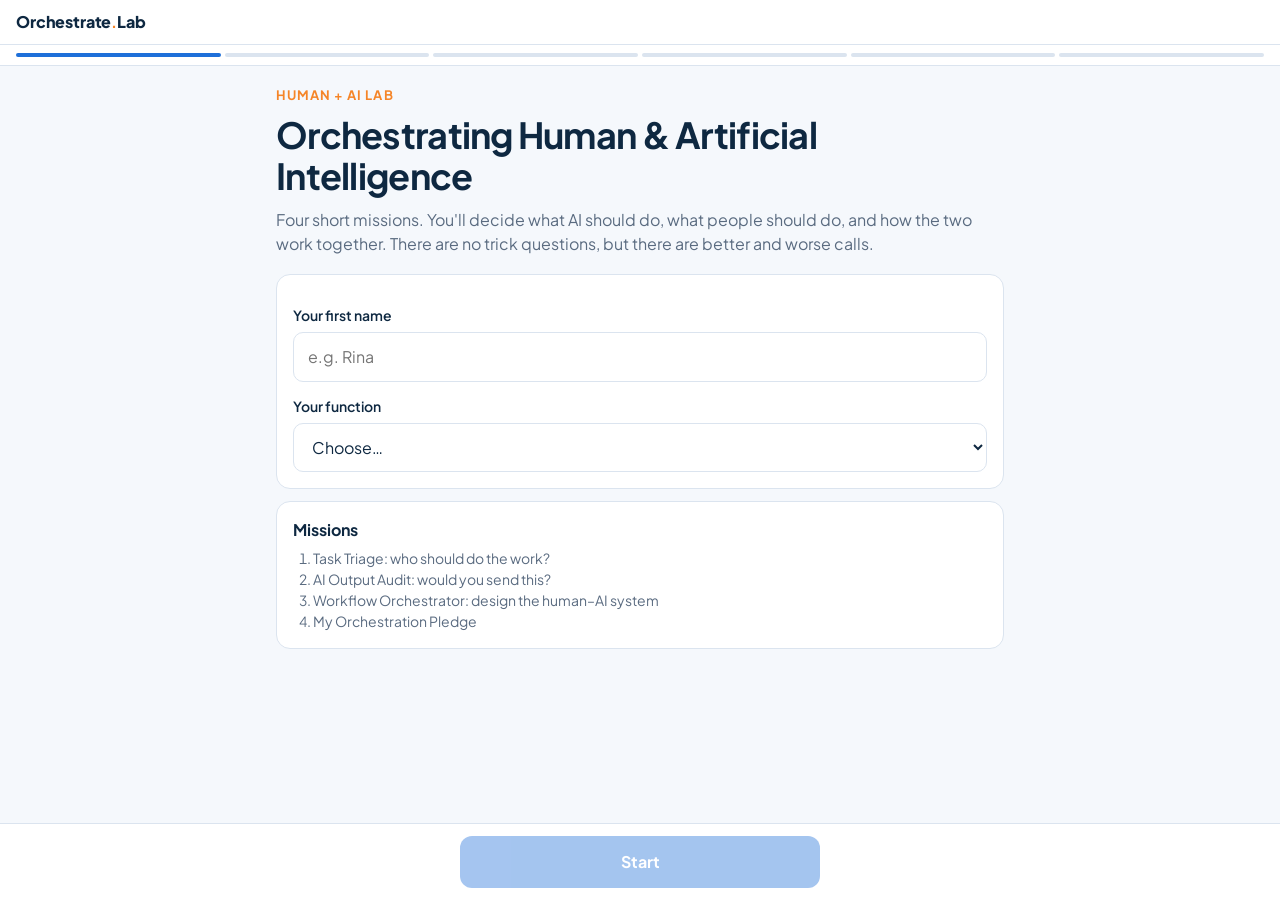
<file: orchestrate/index.html>
<!doctype html>
<html lang="en">
<head>
<meta charset="utf-8">
<meta name="viewport" content="width=device-width, initial-scale=1, viewport-fit=cover">
<title>Orchestrate: Human + AI Lab</title>
<meta name="description" content="Interactive simulation companion for the training 'Orchestrating Human Intelligence & Artificial Intelligence for the Future of Work'.">
<link rel="preconnect" href="https://fonts.googleapis.com">
<link href="https://fonts.googleapis.com/css2?family=Plus+Jakarta+Sans:wght@400;600;700;800&display=swap" rel="stylesheet">
<link rel="stylesheet" href="style.css?v=2">
</head>
<body>
<header class="top">
  <div class="brand">Orchestrate<b>.</b>Lab</div>
  <div class="who" id="who"></div>
</header>
<div class="steps" id="steps"></div>
<main id="app"></main>
<div class="bar" id="bar"></div>

<script src="config.js?v=2"></script>
<script src="data.js?v=2"></script>
<script>
const KEY = "orchestrate-v1";
const fresh = () => ({ step: 0, name: "", role: "", sid: Math.random().toString(36).slice(2, 10),
  m1: {}, m1done: false, m2: [], m2done: false, m3: WORKFLOW.map(() => null), m3done: false,
  p: { del: [], skill: "", guard: "" } });
let S;
try { S = JSON.parse(localStorage.getItem(KEY)) || fresh(); } catch { S = fresh(); }
if (new URLSearchParams(location.search).has("reset")) S = fresh();
const save = () => { try { localStorage.setItem(KEY, JSON.stringify(S)); } catch {} };

const $ = (id) => document.getElementById(id);
const esc = (s) => String(s).replace(/[&<>"']/g, (c) => ({ "&": "&amp;", "<": "&lt;", ">": "&gt;", '"': "&quot;", "'": "&#39;" }[c]));
function toast(msg) { const t = document.createElement("div"); t.className = "toast"; t.textContent = msg; document.body.append(t); setTimeout(() => t.remove(), 2200); }

// Fire-and-forget to the Google Sheet; no-cors because Apps Script does not answer preflight.
function send(mission, data) {
  if (!LIVE_URL) return;
  fetch(LIVE_URL, { method: "POST", mode: "no-cors",
    body: JSON.stringify({ sid: S.sid, name: S.name, role: S.role, mission, data }) }).catch(() => {});
}

// ---------- scoring ----------
const tIdx = (k) => TRIAGE_OPTIONS.indexOf(k);
function m1Score() {
  let pts = 0, bias = 0;
  TRIAGE.forEach((q, i) => { const d = tIdx(S.m1[i]) - tIdx(q.a); pts += d === 0 ? 2 : Math.abs(d) === 1 ? 1 : 0; bias += d; });
  return { pts, max: TRIAGE.length * 2, pct: pts / (TRIAGE.length * 2), bias };
}
function m2Score() {
  const hits = S.m2.filter((i) => AUDIT[i].bad).length, falses = S.m2.length - hits, total = AUDIT.filter((a) => a.bad).length;
  return { hits, falses, total, pct: Math.max(0, hits - falses) / total };
}
function m3Score() {
  const r = scoreWorkflow(S.m3);
  r.bias = WORKFLOW.reduce((b, st, i) => b + MODES[S.m3[i]].lvl - MODES[st.ideal].lvl, 0);
  return r;
}

// ---------- screens ----------
const SCREENS = [welcome, mission1, mission2, mission3, mission4, results];
function go(n) { S.step = n; save(); render(); scrollTo(0, 0); }
function render() {
  $("who").textContent = S.name ? S.name : "";
  $("steps").innerHTML = SCREENS.map((_, i) => `<span class="${i < S.step ? "done" : i === S.step ? "on" : ""}"></span>`).join("");
  SCREENS[S.step]();
}
function bar(html) { $("bar").innerHTML = html; }

function welcome() {
  $("app").innerHTML = `
    <div class="eyebrow">Human + AI Lab</div>
    <h1>Orchestrating Human &amp; Artificial Intelligence</h1>
    <p class="lead">Four short missions. You'll decide what AI should do, what people should do, and how the two work together. There are no trick questions, but there are better and worse calls.</p>
    <div class="card">
      <label class="f" for="nm">Your first name</label>
      <input id="nm" maxlength="30" autocomplete="given-name" value="${esc(S.name)}" placeholder="e.g. Rina">
      <label class="f" for="rl">Your function</label>
      <select id="rl">
        ${["", "Operations", "Sales & Marketing", "Finance", "HR & People", "IT & Digital", "Customer Service", "Strategy & Management", "Other"]
          .map((r) => `<option value="${r}" ${r === S.role ? "selected" : ""}>${r || "Choose…"}</option>`).join("")}
      </select>
    </div>
    <div class="card"><b>Missions</b>
      <ol class="muted" style="margin:6px 0 0;padding-left:20px">
        <li>Task Triage: who should do the work?</li>
        <li>AI Output Audit: would you send this?</li>
        <li>Workflow Orchestrator: design the human–AI system</li>
        <li>My Orchestration Pledge</li>
      </ol></div>`;
  bar(`<button class="btn" id="start">Start</button>`);
  const check = () => ($("start").disabled = !$("nm").value.trim() || !$("rl").value);
  $("nm").oninput = $("rl").onchange = check; check();
  $("start").onclick = () => { S.name = $("nm").value.trim(); S.role = $("rl").value; send("join", {}); go(1); };
}

function mission1() {
  const done = S.m1done;
  $("app").innerHTML = `
    <div class="eyebrow">Mission 1 · Task Triage</div>
    <h2>Who should do the work?</h2>
    <p class="lead">For each task, pick the right lane. Think about volume, stakes, and how much judgment or empathy it needs.</p>
    ${done ? (() => { const s = m1Score(); return `<div class="card"><b>Score: ${s.pts}/${s.max}</b> · ${s.bias > 2 ? "You lean towards automating." : s.bias < -2 ? "You lean towards keeping work human." : "Well-balanced instincts."}<br><span class="muted">Green outline = recommended lane. Exact match = 2 pts, one lane off = 1 pt.</span></div>`; })() : ""}
    ${TRIAGE.map((q, i) => {
      const me = S.m1[i], d = me ? Math.abs(tIdx(me) - tIdx(q.a)) : 0;
      return `<div class="card task"><div class="t">${i + 1}. ${q.t}</div>
        <div class="seg">${TRIAGE_OPTIONS.map((k) => `<button data-i="${i}" data-k="${k}" class="${me === k ? "sel" : ""} ${done && k === q.a ? "ans" : ""} ${done && me === k && k !== q.a ? "wrong" : ""}" ${done ? "disabled" : ""}>
          <span class="i">${MODES[k].icon}</span>${MODES[k].short}</button>`).join("")}</div>
        ${done ? `<div class="why ${d === 0 ? "" : d === 1 ? "half" : "miss"}"><b>${MODES[q.a].label}.</b> ${q.why}</div>` : ""}
      </div>`;
    }).join("")}
    <div class="card muted">🧑 Human = people lead (AI may help prep) · 🤝 Review = AI drafts, human reviews &amp; owns · 🤖 Auto = AI runs it, human spot-checks</div>`;
  $("app").querySelectorAll(".seg button").forEach((b) => (b.onclick = () => { S.m1[b.dataset.i] = b.dataset.k; save(); mission1(); }));
  const n = Object.keys(S.m1).length;
  bar(done ? `<button class="btn" id="nx">Next: AI Output Audit →</button>`
           : `<span class="hint">${n}/${TRIAGE.length}</span><button class="btn orange" id="ck" ${n < TRIAGE.length ? "disabled" : ""}>Check my answers</button>`);
  if (done) $("nx").onclick = () => go(2);
  else $("ck").onclick = () => { S.m1done = true; save(); const s = m1Score(); send("m1", { choices: S.m1, pts: s.pts, bias: s.bias }); mission1(); scrollTo(0, 0); };
}

function mission2() {
  const done = S.m2done;
  $("app").innerHTML = `
    <div class="eyebrow">Mission 2 · AI Output Audit</div>
    <h2>Would you send this?</h2>
    <p class="lead">You asked an AI assistant to turn your Q3 customer-service data at <b>Nusantara Retail</b> into a memo for your director. <b>Tap every sentence you would not send without fixing.</b></p>
    <div class="card"><b>📊 Your source data</b>
      <table class="src"><tr><th></th><th>Q2</th><th>Q3</th></tr>
      ${AUDIT_SOURCE.map((r) => `<tr><td>${r[0]}</td><td>${r[1]}</td><td>${r[2]}</td></tr>`).join("")}</table></div>
    ${done ? (() => { const s = m2Score(); return `<div class="card"><b>Caught ${s.hits}/${s.total} flaws · ${s.falses} false alarm${s.falses === 1 ? "" : "s"}</b><br><span class="muted">Green = caught · dashed red = missed · solid red = flagged a sentence that was fine.</span></div>`; })() : ""}
    <div class="card memo"><b>🤖 AI draft: "Q3 Customer Service Brief"</b>
      ${AUDIT.map((a, i) => {
        const f = S.m2.includes(i);
        const cls = !done ? (f ? "flag" : "") : a.bad ? (f ? "r-hit" : "r-miss") : f ? "r-false" : "";
        return `<button class="sent ${cls}" data-i="${i}" ${done ? "disabled" : ""}>${a.s}
          ${done && (a.bad || f) ? `<span class="ex">${a.bad ? `<span class="tag">${a.tag}</span>` : ""}${a.why}</span>` : ""}</button>`;
      }).join("")}</div>`;
  $("app").querySelectorAll(".sent").forEach((b) => (b.onclick = () => {
    const i = +b.dataset.i; S.m2 = S.m2.includes(i) ? S.m2.filter((x) => x !== i) : [...S.m2, i]; save(); mission2();
  }));
  bar(done ? `<button class="btn" id="nx">Next: Workflow Orchestrator →</button>`
           : `<span class="hint">🚩 ${S.m2.length} flagged</span><button class="btn orange" id="ck">Check my audit</button>`);
  if (done) $("nx").onclick = () => go(3);
  else $("ck").onclick = () => { S.m2done = true; save(); const s = m2Score(); send("m2", { flags: S.m2, hits: s.hits, falses: s.falses }); mission2(); scrollTo(0, 0); };
}

function mission3() {
  const done = S.m3done, full = S.m3.every(Boolean);
  const r = full ? m3Score() : null;
  const cls = (v, good, bad, inv) => (v == null ? "" : inv ? (v <= good ? "ok" : v >= bad ? "bad" : "warn") : v >= good ? "ok" : v <= bad ? "bad" : "warn");
  $("app").innerHTML = `
    <div class="eyebrow">Mission 3 · Workflow Orchestrator</div>
    <h2>Hire 20 agents in 4 weeks</h2>
    <p class="lead">Nusantara Retail must hire 20 customer-service agents. Doing everything manually takes <b>250 hours</b>; your team has <b>${WF_BUDGET} hours</b>. Choose the right level of AI autonomy for every step.</p>
    <div class="meters">
      <div class="meter ${r ? (r.onTime ? "ok" : "bad") : ""}"><div class="v">${r ? r.hours + "h" : "–"}</div><div class="k">of ${WF_BUDGET}h budget</div></div>
      <div class="meter ${cls(r && r.saved, 50, 20)}"><div class="v">${r ? r.saved + "%" : "–"}</div><div class="k">time saved</div></div>
      <div class="meter ${cls(r && r.quality, 85, 60)}"><div class="v">${r ? r.quality : "–"}</div><div class="k">quality</div></div>
      <div class="meter ${cls(r && r.risk, 10, 30, true)}"><div class="v">${r ? r.risk : "–"}</div><div class="k">risk</div></div>
    </div>
    ${WORKFLOW.map((st, i) => {
      const me = S.m3[i], ok = me === st.ideal;
      return `<div class="card task wf"><div class="t">${i + 1}. ${st.t}</div>
        <div class="meta">${st.h}h if manual · stakes ${"●".repeat(Math.round(st.stakes * 5)).padEnd(5, "○")}</div>
        <div class="seg">${Object.keys(MODES).map((k) => `<button data-i="${i}" data-k="${k}" class="${me === k ? "sel" : ""} ${done && k === st.ideal ? "ans" : ""} ${done && me === k && !ok ? "wrong" : ""}" ${done ? "disabled" : ""}>
          <span class="i">${MODES[k].icon}</span>${MODES[k].short}</button>`).join("")}</div>
        ${done ? `<div class="why ${ok ? "" : "miss"}"><b>${MODES[st.ideal].label}.</b> ${st.why}</div>` : ""}
      </div>`;
    }).join("")}
    <div class="card muted">🧑 Human only · 🧑‍💻 Assist = human leads, AI helps · 🤝 Review = AI drafts, human reviews · 🤖 Auto = AI runs, human spot-checks.<br>
      Risk rises when you give AI more autonomy than a high-stakes step can tolerate. Quality drops when you go too far either way.</div>
    ${done ? `<div class="card"><b>The recommended design</b> finishes in about ${scoreWorkflow(WORKFLOW.map((s) => s.ideal)).hours}h with zero excess risk. AI takes the volume, and humans keep judgment, relationships and accountability.</div>` : ""}`;
  $("app").querySelectorAll(".seg button").forEach((b) => (b.onclick = () => { S.m3[b.dataset.i] = b.dataset.k; save(); mission3(); }));
  bar(done ? `<button class="btn" id="nx">Next: My Pledge →</button>`
           : `<button class="btn orange" id="ck" ${full ? "" : "disabled"}>Lock in my workflow</button>`);
  if (done) $("nx").onclick = () => go(4);
  else $("ck").onclick = () => { S.m3done = true; save(); const s = m3Score(); send("m3", { plan: S.m3, ...s }); mission3(); scrollTo(0, 0); };
}

function mission4() {
  const P = S.p;
  const chips = (list, sel, key) => `<div class="chips">${list.map((x) => `<button class="chip ${sel.includes(x) ? "sel" : ""}" data-key="${key}" data-v="${esc(x)}">${x}</button>`).join("")}</div>`;
  $("app").innerHTML = `
    <div class="eyebrow">Mission 4 · My Orchestration Pledge</div>
    <h2>What changes on Monday?</h2>
    <p class="lead">Turn today into a 30-day commitment.</p>
    <div class="card"><b>1. Up to 3 things I'll delegate to AI</b> <span class="muted">(${P.del.length}/3)</span>${chips(PLEDGE_DELEGATE, P.del, "del")}</div>
    <div class="card"><b>2. One human skill I'll double down on</b>${chips(PLEDGE_SKILL, [P.skill], "skill")}</div>
    <div class="card"><b>3. One guardrail I'll always apply</b>${chips(PLEDGE_GUARD, [P.guard], "guard")}</div>`;
  $("app").querySelectorAll(".chip").forEach((b) => (b.onclick = () => {
    const v = b.dataset.v, k = b.dataset.key;
    if (k === "del") P.del = P.del.includes(v) ? P.del.filter((x) => x !== v) : P.del.length < 3 ? [...P.del, v] : P.del;
    else P[k] = P[k] === v ? "" : v;
    save(); mission4();
  }));
  const ok = P.del.length && P.skill && P.guard;
  bar(`<button class="btn orange" id="ck" ${ok ? "" : "disabled"}>See my orchestrator profile →</button>`);
  $("ck").onclick = () => { send("m4", P); go(5); };
}

function results() {
  const a = m1Score(), b = m2Score(), c = m3Score();
  const arch = archetype(a.bias + c.bias, (a.pct + b.pct + c.quality / 100) / 3);
  $("app").innerHTML = `
    <div class="pledge">
      <div class="sub">Orchestrator profile · ${esc(S.name)} · ${esc(S.role)}</div>
      <h3>The ${arch.k}</h3>
      <div class="sub">${arch.d}</div>
      <div class="scores">
        <div><b>${a.pts}/${a.max}</b><span>Triage</span></div>
        <div><b>${b.hits}/${b.total}</b><span>Flaws caught</span></div>
        <div><b>${c.quality}</b><span>Workflow quality</span></div>
      </div>
      <div class="row"><div class="k">I'll delegate to AI</div><div class="v">${S.p.del.join(" · ")}</div></div>
      <div class="row"><div class="k">I'll double down on</div><div class="v">${S.p.skill}</div></div>
      <div class="row"><div class="k">My guardrail</div><div class="v">${S.p.guard}</div></div>
    </div>
    <p class="muted">📸 Screenshot this card as your 30-day reminder. You can go back to review any mission using the buttons below.</p>
    <div class="card"><b>The orchestrator loop</b><br><span class="muted">Decompose the work → Delegate by stakes → Direct with context → Verify the output → Decide &amp; own it.</span></div>`;
  send("done", { arch: arch.k });
  bar(`<button class="btn ghost" id="b1">Review missions</button><button class="btn ghost" id="rs">Start over</button>`);
  $("b1").onclick = () => go(1);
  $("rs").onclick = () => { if (confirm("Clear your answers and start over?")) { S = fresh(); save(); render(); } };
}

render();
</script>
</body>
</html>
</file>
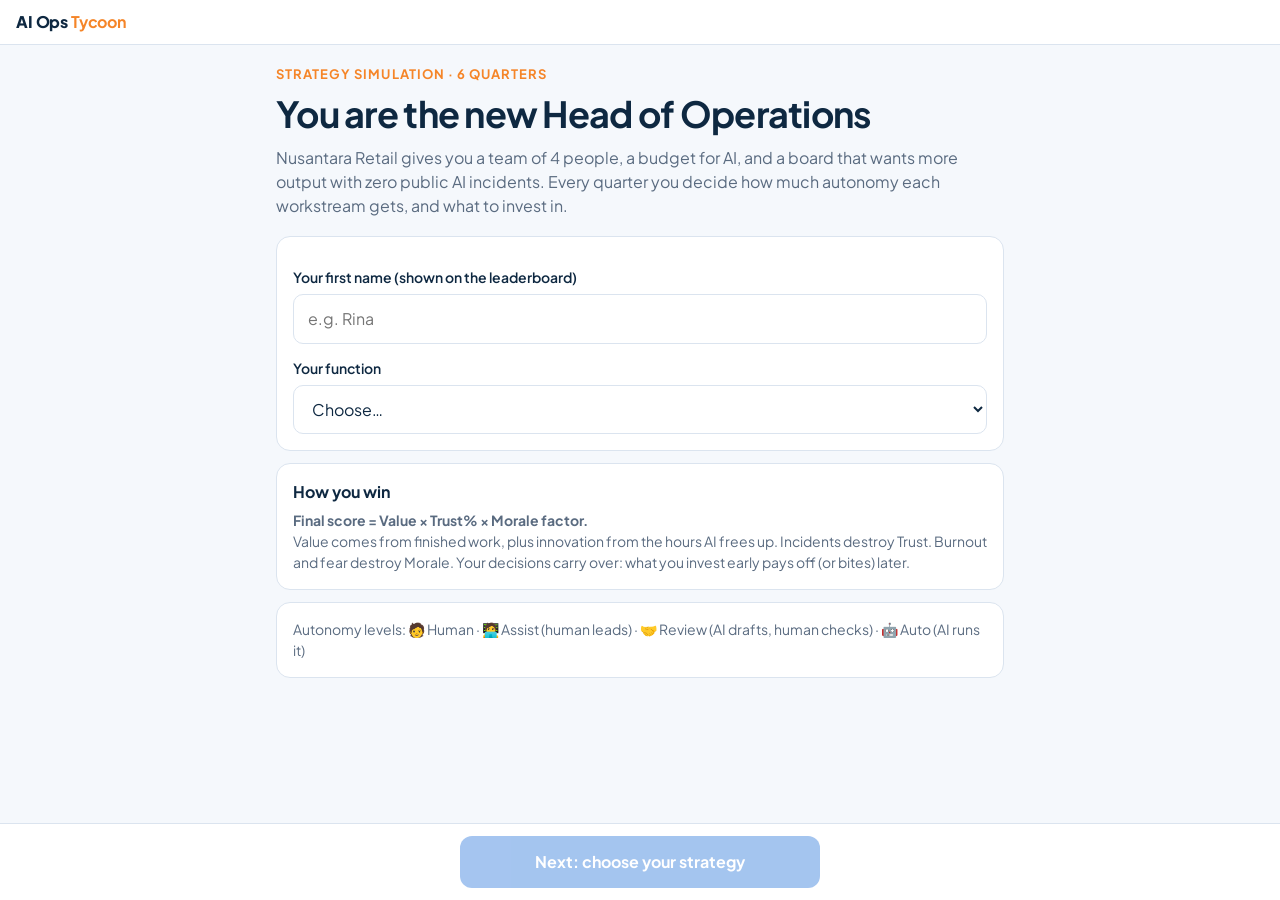
<file: orchestrate/v2/index.html>
<!doctype html>
<html lang="en">
<head>
<meta charset="utf-8">
<meta name="viewport" content="width=device-width, initial-scale=1, viewport-fit=cover">
<title>AI Ops Tycoon</title>
<meta name="description" content="Six-quarter strategy simulation: orchestrate people and AI agents at Nusantara Retail.">
<link href="https://fonts.googleapis.com/css2?family=Plus+Jakarta+Sans:wght@400;600;700;800&display=swap" rel="stylesheet">
<link rel="stylesheet" href="../style.css?v=2">
<style>
  .hud { position: sticky; top: 45px; z-index: 4; background: var(--bg); padding: 8px 0; display: grid; grid-template-columns: repeat(4, 1fr); gap: 6px; }
  .hud .meter .v { font-size: 20px; }
  .news { background: var(--ink); color: #fff; border: 0; }
  .news .eyebrow { color: var(--orange); }
  .news p { margin: 4px 0 0; opacity: .9; font-size: 15px; }
  .capbar { height: 12px; border-radius: 6px; background: var(--line); overflow: hidden; margin: 8px 0 4px; }
  .capbar i { display: block; height: 100%; background: var(--good); transition: width .2s; }
  .capbar i.over { background: var(--bad); }
  .inv { display: grid; grid-template-columns: 1fr auto; gap: 8px; align-items: center; padding: 10px 0; border-top: 1px solid var(--line); }
  .inv:first-of-type { border-top: 0; }
  .inv .d { font-size: 13px; color: var(--muted); }
  .lv { letter-spacing: 2px; color: var(--orange); font-size: 14px; }
  .step { display: flex; align-items: center; gap: 6px; }
  .step button { width: 40px; height: 40px; border-radius: 10px; border: 1.5px solid var(--line); background: #fff; font-size: 18px; font-weight: 700; color: var(--ink); }
  .step button:disabled { opacity: .3; }
  .step b { min-width: 22px; text-align: center; }
  .ev { padding: 10px 12px; border-radius: 10px; margin: 8px 0; font-size: 15px; background: var(--bg); }
  .ev.bad { background: var(--bad-soft); }
  .ev.tip { background: var(--blue-soft); }
  .delta { font-weight: 800; }
  .delta.up { color: var(--good); } .delta.down { color: var(--bad); }
  .strat { display: block; width: 100%; text-align: left; margin: 8px 0; padding: 14px; border-radius: 12px; border: 1.5px solid var(--line); background: #fff; color: var(--ink); }
  .strat.sel { border-color: var(--orange); background: var(--orange-soft); }
  .strat b { display: block; }
  .tag2 { display: inline-block; font-size: 11px; font-weight: 700; padding: 2px 8px; border-radius: 99px; background: var(--blue-soft); color: var(--blue); margin-left: 6px; }
  .big { font-size: 44px; font-weight: 800; color: var(--blue); line-height: 1; }
</style>
</head>
<body>
<header class="top"><div class="brand">AI Ops <b>Tycoon</b></div><div class="who" id="who"></div></header>
<main id="app"></main>
<div class="bar" id="bar"></div>

<script src="../config.js?v=2"></script>
<script src="game.js?v=1"></script>
<script>
const KEY = "tycoon-v1";
const STRATS = {
  speed:    ["🚀 Speed first", "Automate fast, capture value early, fix problems as they come."],
  safety:   ["🛡️ Safety first", "Protect trust: invest in guardrails and review before scaling AI."],
  people:   ["🤝 People first", "Bring the team along: upskilling and change before automation."],
  balanced: ["⚖️ Balanced", "Match autonomy to stakes, and invest a little in everything."],
};
const fresh = () => ({ name: "", role: "", sid: Math.random().toString(36).slice(2, 10), strat: "", screen: "welcome",
  g: newGame(), modes: {}, buy: { guard: 0, qa: 0, up: 0, agent: 0 }, change: false, unlocked: {}, report: null });
let S;
try { S = JSON.parse(localStorage.getItem(KEY)) || fresh(); } catch { S = fresh(); }
if (new URLSearchParams(location.search).has("reset")) S = fresh();
const save = () => { try { localStorage.setItem(KEY, JSON.stringify(S)); } catch {} };
const $ = (id) => document.getElementById(id);
const esc = (s) => String(s).replace(/[&<>"']/g, (c) => ({ "&": "&amp;", "<": "&lt;", ">": "&gt;", '"': "&quot;", "'": "&#39;" }[c]));
function send(mission, data) {
  if (!LIVE_URL) return;
  fetch(LIVE_URL, { method: "POST", mode: "no-cors", body: JSON.stringify({ sid: S.sid, name: S.name, role: S.role, mission, data }) }).catch(() => {});
}
const bar = (h) => ($("bar").innerHTML = h);
const go = (screen) => { S.screen = screen; save(); render(); scrollTo(0, 0); };
const spend = () => Object.entries(S.buy).reduce((s, [k, n]) => s + n * (k === "agent" ? agentCost(S.g.q) : INVEST[k].cost), 0) + (S.change ? 1 : 0);
const modesNow = () => Object.fromEntries(active(S.g.q).map((w) => [w.id, S.modes[w.id] || S.g.modes[w.id] || "HUMAN"]));

function hud() {
  const g = S.g, m = (v, k, cls = "") => `<div class="meter ${cls}"><div class="v">${v}</div><div class="k">${k}</div></div>`;
  const c = (v) => (v >= 65 ? "ok" : v >= 40 ? "warn" : "bad");
  return `<div class="hud">${m(g.value, "value")}${m(g.trust, "trust", c(g.trust))}${m(g.morale, "morale", c(g.morale))}${m(g.credits - spend(), "credits left")}</div>`;
}

function render() {
  $("who").textContent = S.name ? `${S.name} · Q${Math.min(S.g.q, QUARTERS)}/${QUARTERS}` : "";
  ({ welcome, strategy, quarter, result, final })[S.screen]();
}

function welcome() {
  $("app").innerHTML = `
    <div class="eyebrow">Strategy simulation · 6 quarters</div>
    <h1>You are the new Head of Operations</h1>
    <p class="lead">Nusantara Retail gives you a team of 4 people, a budget for AI, and a board that wants more output with zero public AI incidents. Every quarter you decide how much autonomy each workstream gets, and what to invest in.</p>
    <div class="card">
      <label class="f" for="nm">Your first name (shown on the leaderboard)</label>
      <input id="nm" maxlength="20" value="${esc(S.name)}" placeholder="e.g. Rina">
      <label class="f" for="rl">Your function</label>
      <select id="rl">${["", "Operations", "Sales & Marketing", "Finance", "HR & People", "IT & Digital", "Customer Service", "Strategy & Management", "Other"]
        .map((r) => `<option value="${r}" ${r === S.role ? "selected" : ""}>${r || "Choose…"}</option>`).join("")}</select>
    </div>
    <div class="card"><b>How you win</b>
      <p class="muted" style="margin:6px 0 0"><b>Final score = Value × Trust% × Morale factor.</b><br>
      Value comes from finished work, plus innovation from the hours AI frees up. Incidents destroy Trust. Burnout and fear destroy Morale. Your decisions carry over: what you invest early pays off (or bites) later.</p></div>
    <div class="card muted">Autonomy levels: 🧑 Human · 🧑‍💻 Assist (human leads) · 🤝 Review (AI drafts, human checks) · 🤖 Auto (AI runs it)</div>`;
  bar(`<button class="btn" id="go">Next: choose your strategy</button>`);
  const ok = () => ($("go").disabled = !$("nm").value.trim() || !$("rl").value);
  $("nm").oninput = $("rl").onchange = ok; ok();
  $("go").onclick = () => { S.name = $("nm").value.trim(); S.role = $("rl").value; send("v2join", {}); go("strategy"); };
}

function strategy() {
  $("app").innerHTML = `
    <div class="eyebrow">Before Q1</div>
    <h2>Declare your strategy</h2>
    <p class="lead">Commit to a direction. At the end we'll compare what you said with what you actually did.</p>
    ${Object.entries(STRATS).map(([k, [t, d]]) => `<button class="strat ${S.strat === k ? "sel" : ""}" data-k="${k}"><b>${t}</b><span class="muted">${d}</span></button>`).join("")}`;
  $("app").querySelectorAll(".strat").forEach((b) => (b.onclick = () => { S.strat = b.dataset.k; save(); strategy(); }));
  bar(`<button class="btn orange" id="go" ${S.strat ? "" : "disabled"}>Start Q1 →</button>`);
  $("go").onclick = () => go("quarter");
}

function quarter() {
  const g = S.g, q = g.q, code = ACT_CODES[q];
  if (code && !S.unlocked[q]) {
    $("app").innerHTML = `${hud()}<div class="card news"><div class="eyebrow">Act ${q === 3 ? 2 : 3} is locked</div>
      <h2>Wait for the facilitator</h2><p>We'll unlock the next act together. Enter the code shown on the screen.</p></div>
      <div class="card"><label class="f" for="cd">Unlock code</label><input id="cd" autocomplete="off" autocapitalize="characters"></div>`;
    bar(`<button class="btn" id="go">Unlock</button>`);
    $("go").onclick = () => { if ($("cd").value.trim().toUpperCase() === code) { S.unlocked[q] = true; save(); quarter(); } else { $("cd").value = ""; $("cd").placeholder = "Not quite, check the screen"; } };
    return;
  }
  const modes = modesNow(), need = hoursNeeded(g, modes, S.buy), cap = capacity(g), left = g.credits - spend(), n = NEWS[q];
  $("app").innerHTML = `${hud()}
    <div class="card news"><div class="eyebrow">Q${q} briefing</div><h2>${n.h}</h2><p>${n.b}</p></div>
    <h2 style="margin-top:20px">1 · Set autonomy per workstream</h2>
    ${active(q).map((w) => `<div class="card task"><div class="t">${w.t}${w.from === q && q > 1 ? '<span class="tag2">NEW</span>' : ""}</div>
      <div class="muted" style="font-size:13px;margin:-6px 0 10px">${Math.round(w.h * (q === 2 && w.id === "chat" ? 1.5 : 1))} h if manual · stakes ${"●".repeat(Math.round(w.stakes * 5)).padEnd(5, "○")} · AI fit: ${w.fit}</div>
      <div class="seg" style="grid-template-columns:repeat(4,1fr)">${MODE_KEYS.map((k) => `<button data-w="${w.id}" data-k="${k}" class="${modes[w.id] === k ? "sel" : ""}"><span class="i">${MODES[k].icon}</span>${MODES[k].short}</button>`).join("")}</div></div>`).join("")}
    <div class="card"><b>Team hours: ${need} needed of ${cap}</b>
      <div class="capbar"><i class="${need > cap ? "over" : ""}" style="width:${Math.min(100, (100 * need) / cap)}%"></i></div>
      <span class="muted">${need > cap ? "⚠️ Overloaded: work will be left unfinished and morale will drop." : `${cap - need} h free → innovation projects.`}</span></div>
    <h2 style="margin-top:20px">2 · Invest (${left} credits left)</h2>
    <div class="card">${Object.entries(INVEST).map(([k, v]) => { const lvl = g.inv[k] + S.buy[k], cost = k === "agent" ? agentCost(q) : v.cost;
      return `<div class="inv"><div><b>${v.t}</b> <span class="lv">${"■".repeat(lvl)}${"□".repeat(v.max - lvl)}</span><div class="d">${v.d} · ${cost} cr</div></div>
        <div class="step"><button data-k="${k}" data-d="-1" ${S.buy[k] ? "" : "disabled"}>−</button><b>${S.buy[k] ? "+" + S.buy[k] : ""}</b><button data-k="${k}" data-d="1" ${lvl < v.max && left >= cost ? "" : "disabled"}>+</button></div></div>`; }).join("")}
      <div class="inv"><div><b>Change management push</b><div class="d">Town hall, role redesign, involving people in the automation choices · 1 cr · once per quarter</div></div>
        <div class="step"><button id="chg" style="width:auto;padding:0 12px;${S.change ? "border-color:var(--orange);background:var(--orange-soft)" : ""}" ${S.change || left >= 1 ? "" : "disabled"}>${S.change ? "✓ On" : "Off"}</button></div></div></div>`;
  $("app").querySelectorAll(".seg button").forEach((b) => (b.onclick = () => { S.modes[b.dataset.w] = b.dataset.k; save(); quarter(); }));
  $("app").querySelectorAll(".step button[data-k]").forEach((b) => (b.onclick = () => { S.buy[b.dataset.k] += +b.dataset.d; save(); quarter(); }));
  $("chg").onclick = () => { S.change = !S.change; save(); quarter(); };
  bar(`<button class="btn orange" id="go">Run Q${q} ▶</button>`);
  $("go").onclick = () => {
    const g2 = runQuarter(g, { modes, buy: S.buy, change: S.change });
    S.report = g2.log[g2.log.length - 1]; S.g = g2; S.modes = {}; S.buy = { guard: 0, qa: 0, up: 0, agent: 0 }; S.change = false;
    send("v2q" + q, { value: g2.value, trust: g2.trust, morale: g2.morale, inc: S.report.inc.map((i) => i.id), inv: g2.inv, modes: g2.modes });
    go("result");
  };
}

function result() {
  const r = S.report, g = S.g, d = (v) => `<span class="delta ${v > 0 ? "up" : v < 0 ? "down" : ""}">${v > 0 ? "+" : ""}${v}</span>`;
  $("app").innerHTML = `${hud()}
    <div class="eyebrow">Q${r.q} results</div>
    <h2>${r.inc.length ? "Rough quarter." : r.trustD >= 0 && r.moraleD >= 0 ? "Strong quarter." : "Mixed quarter."}</h2>
    <div class="meters" style="position:static;grid-template-columns:repeat(3,1fr)">
      <div class="meter"><div class="v">+${r.value}</div><div class="k">value</div></div>
      <div class="meter"><div class="v">${d(r.trustD)}</div><div class="k">trust</div></div>
      <div class="meter"><div class="v">${d(r.moraleD)}</div><div class="k">morale</div></div></div>
    <div class="card"><b>What happened</b>
      ${r.inc.map((i) => `<div class="ev bad">🔥 <b>${i.t}</b> · trust −${i.hit}</div>`).join("")}
      ${r.events.map((e) => `<div class="ev">${e}</div>`).join("")}
      ${r.tips.map((t) => `<div class="ev tip">🧭 ${t}</div>`).join("")}
      ${!r.inc.length && !r.tips.length ? `<div class="ev">Average work quality ${r.avgQ}%. No incidents.</div>` : `<p class="muted">Average work quality: ${r.avgQ}%</p>`}
    </div>`;
  const done = g.q > QUARTERS;
  bar(`<button class="btn" id="go">${done ? "See final score 🏆" : `Plan Q${g.q} →`}</button>`);
  $("go").onclick = () => { if (done) send("v2final", { score: score(g), value: g.value, trust: g.trust, morale: g.morale, strat: S.strat, inv: g.inv }); go(done ? "final" : "quarter"); };
}

function final() {
  const g = S.g, inc = g.log.flatMap((r) => r.inc);
  const auto = Object.values(g.modes).filter((m) => MODES[m].lvl >= 2).length / Object.keys(g.modes).length;
  const actual = g.inv.guard + g.inv.qa >= 4 ? "safety" : g.inv.up >= 2 && g.change >= 3 ? "people" : auto > 0.7 ? "speed" : "balanced";
  $("app").innerHTML = `
    <div class="pledge"><div class="sub">${esc(S.name)} · ${esc(S.role)}</div>
      <div class="sub">Final score</div><div style="font-size:52px;font-weight:800;line-height:1">${score(g)}</div>
      <div class="sub" style="margin-top:6px">= ${g.value} value × ${g.trust}% trust × ${(0.5 + g.morale / 200).toFixed(2)} morale factor</div>
      <div class="row"><div class="k">You declared</div><div class="v">${STRATS[S.strat][0]}</div></div>
      <div class="row"><div class="k">You actually played</div><div class="v">${STRATS[actual][0]}</div></div>
      <div class="row"><div class="k">Incidents</div><div class="v">${inc.length ? inc.length + ": " + [...new Set(inc.map((i) => i.t))].slice(0, 3).join("; ") : "None. Clean run."}</div></div>
      <div class="row"><div class="k">Final investments</div><div class="v">Guardrails ${g.inv.guard} · Review ${g.inv.qa} · Upskilling ${g.inv.up} · Agents ${g.inv.agent} · Change pushes ${g.change}</div></div>
    </div>
    <div class="card"><b>Quarter by quarter</b>
      ${g.log.map((r) => `<div class="ev ${r.inc.length ? "bad" : ""}">Q${r.q}: +${r.value} value · trust ${r.trustD >= 0 ? "+" : ""}${r.trustD} · morale ${r.moraleD >= 0 ? "+" : ""}${r.moraleD}${r.inc.length ? " · 🔥 " + r.inc.length : ""}</div>`).join("")}</div>
    <p class="muted">👀 Look at the leaderboard on the big screen. What did the top players do differently in Q1 and Q2?</p>`;
  bar(`<button class="btn ghost" id="rs">Play again</button>`);
  $("rs").onclick = () => { if (confirm("Start a new game? Your next final score will replace this one on the leaderboard.")) { const { name, role, sid } = S; S = fresh(); Object.assign(S, { name, role, sid, screen: "strategy" }); save(); render(); } };
}

render();
</script>
</body>
</html>
</file>
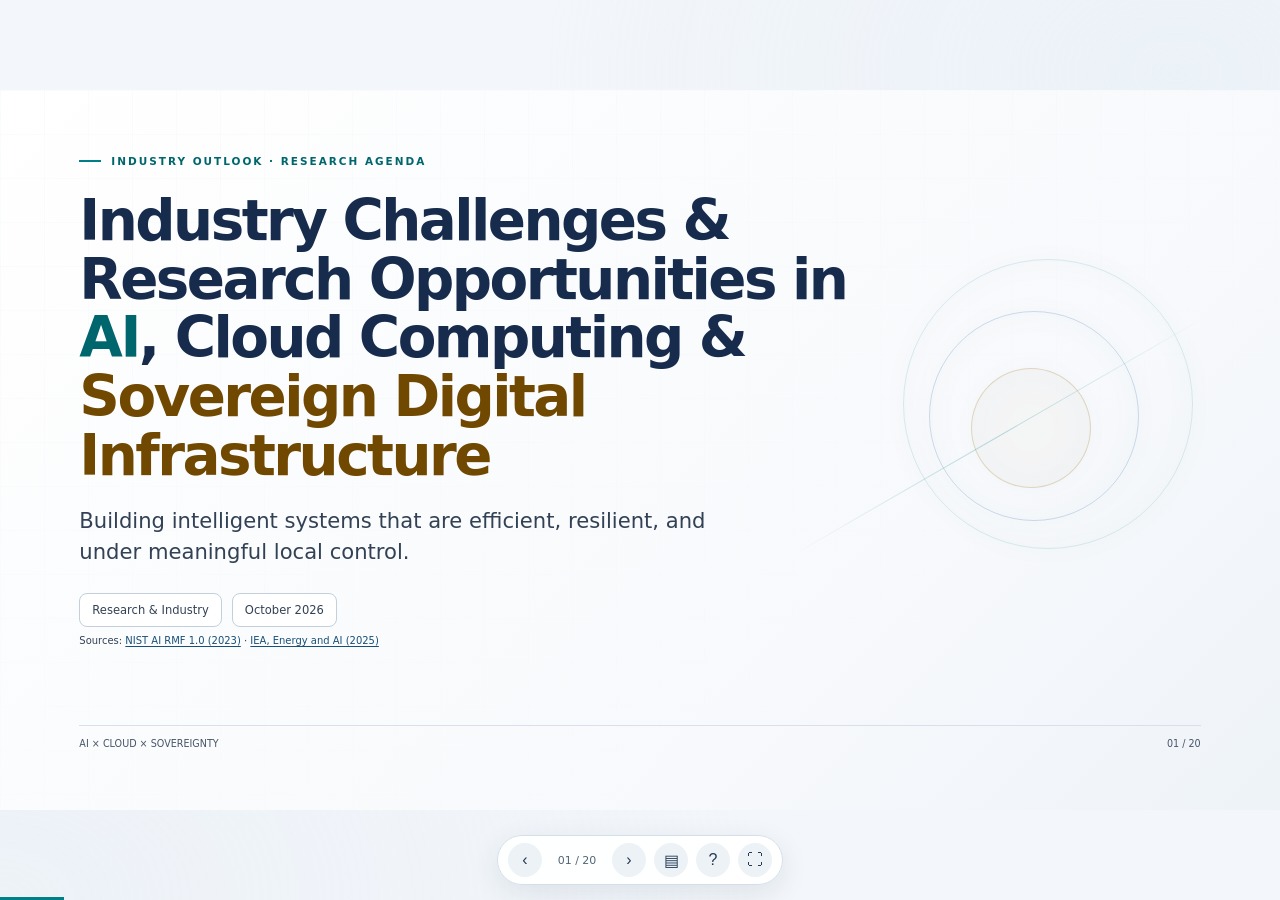
<file: presentations/industry-challenges-ai-cloud-sovereignty/index.html>
<!doctype html>
<html lang="en">
<head>
<meta charset="utf-8"><meta name="viewport" content="width=device-width,initial-scale=1">
<meta name="theme-color" content="#07111f">
<meta name="description" content="20-slide research presentation on industry challenges and research opportunities in AI, cloud computing, and sovereign digital infrastructure.">
<title>Industry Challenges & Research Opportunities — AI, Cloud & Sovereign Infrastructure</title>
<style>
:root{--bg:#07111f;--panel:#0d1b2b;--panel2:#102438;--line:#21384b;--ink:#f1f6fb;--muted:#a4b5c5;--cyan:#5ee7e1;--blue:#7aa9ff;--gold:#f4c777;--pink:#f49cb4;--green:#9be3b0;--w:1280px}
*{box-sizing:border-box}html,body{margin:0;width:100%;height:100%;overflow:hidden;background:var(--bg);color:var(--ink);font-family:Inter,ui-sans-serif,system-ui,-apple-system,"Segoe UI",sans-serif}
body:before{content:"";position:fixed;inset:0;pointer-events:none;background:radial-gradient(ellipse at 85% 10%,#12314a66,transparent 38%),radial-gradient(ellipse at 0% 100%,#10283b55,transparent 40%)}
#deck{position:relative;width:100vw;height:100dvh;display:grid;place-items:center}
.slide{display:none;position:absolute;width:min(100vw,calc(100dvh * 16 / 9));height:min(100dvh,calc(100vw * 9 / 16));aspect-ratio:16/9;padding:5.1% 6.2% 4.8%;overflow:hidden;background:linear-gradient(135deg,#091624 0%,#07111f 65%,#0a1b2a 100%);isolation:isolate}
.slide:after{content:"";position:absolute;inset:0;z-index:-1;opacity:.14;background-image:linear-gradient(#45617622 1px,transparent 1px),linear-gradient(90deg,#45617622 1px,transparent 1px);background-size:44px 44px;mask-image:linear-gradient(to bottom right,black,transparent 75%)}
.slide.active{display:flex;flex-direction:column;animation:enter .28s ease-out}
@keyframes enter{from{opacity:.25;transform:translateY(5px)}to{opacity:1;transform:none}}
.kicker{font-size:clamp(9px,.82vw,13px);font-weight:750;letter-spacing:.19em;text-transform:uppercase;color:var(--cyan);display:flex;align-items:center;gap:10px}
.kicker:before{content:"";width:22px;height:2px;background:var(--cyan)}
h1,h2,h3,p{margin-top:0}h1{font-size:clamp(30px,4.2vw,65px);line-height:1.04;letter-spacing:-.045em;max-width:980px;margin:25px 0 20px;font-weight:760}h2{font-size:clamp(25px,3vw,44px);line-height:1.08;letter-spacing:-.035em;margin:15px 0 16px;max-width:1050px}h3{font-size:clamp(14px,1.4vw,21px);line-height:1.2;margin:0 0 9px}p,.body{font-size:clamp(11px,1.18vw,17px);line-height:1.5;color:var(--muted)}.lead{font-size:clamp(14px,1.65vw,23px);line-height:1.48;max-width:800px}.accent{color:var(--cyan)}.blue{color:var(--blue)}.gold{color:var(--gold)}.pink{color:var(--pink)}.green{color:var(--green)}.muted{color:var(--muted)}.small{font-size:clamp(9px,.82vw,12px);line-height:1.4}.foot{margin-top:auto;display:flex;justify-content:space-between;align-items:center;gap:16px;font-size:clamp(8px,.75vw,11px);color:#71869a;border-top:1px solid #23384a;padding-top:12px}.foot span:last-child{font-variant-numeric:tabular-nums}
.grid{display:grid;gap:14px}.two{grid-template-columns:1fr 1fr}.three{grid-template-columns:repeat(3,1fr)}.four{grid-template-columns:repeat(4,1fr)}.card{background:linear-gradient(145deg,#102236dd,#0c1a29dd);border:1px solid var(--line);border-radius:15px;padding:clamp(12px,1.5vw,22px);min-width:0}.card p{margin:0;font-size:clamp(10px,1vw,14px)}.icon{font-size:clamp(22px,2.3vw,34px);margin-bottom:12px;display:block}.tag{display:inline-flex;border:1px solid #285267;border-radius:999px;padding:6px 10px;font-size:clamp(9px,.8vw,12px);color:var(--cyan);letter-spacing:.04em;margin:0 6px 6px 0}.rule{height:1px;background:var(--line);margin:12px 0}.big-number{font-size:clamp(27px,3.2vw,48px);font-weight:760;letter-spacing:-.04em;color:var(--cyan)}.label{font-size:clamp(9px,.8vw,12px);letter-spacing:.08em;text-transform:uppercase;color:var(--muted);font-weight:700}.bar{height:8px;background:#20364a;border-radius:8px;overflow:hidden;margin:8px 0 10px}.bar i{display:block;height:100%;border-radius:8px;background:linear-gradient(90deg,var(--cyan),var(--blue))}.diagram{display:flex;align-items:center;justify-content:center;gap:12px;flex-wrap:wrap;margin:20px 0}.node{border:1px solid #2c5267;background:#0f2436;padding:14px 18px;border-radius:12px;text-align:center;min-width:115px}.arrow{color:var(--cyan);font-size:24px}.pillrow{display:flex;flex-wrap:wrap;gap:8px}.pill{border-radius:10px;background:#13283b;padding:10px 12px;font-size:clamp(10px,.95vw,14px);color:#d6e2ed;border:1px solid #284155}.quote{border-left:3px solid var(--cyan);padding:6px 0 6px 20px;font-size:clamp(16px,1.8vw,25px);line-height:1.4;color:#dbe9f3;max-width:850px}.matrix{display:grid;grid-template-columns:repeat(2,1fr);gap:10px}.matrix .card{min-height:100px}.timeline{display:grid;grid-template-columns:repeat(3,1fr);gap:13px;margin-top:15px}.phase{border-top:3px solid var(--cyan);padding-top:13px}.phase:nth-child(2){border-color:var(--blue)}.phase:nth-child(3){border-color:var(--gold)}.phase strong{font-size:clamp(12px,1.2vw,17px)}.cover-art{position:absolute;right:3%;top:12%;width:38%;height:72%;opacity:.95;pointer-events:none}.orb{position:absolute;border-radius:50%;border:1px solid #5ee7e144;box-shadow:inset 0 0 50px #5ee7e111,0 0 45px #5ee7e111}.orb.a{width:290px;height:290px;right:10%;top:16%}.orb.b{width:210px;height:210px;right:21%;top:26%;border-color:#7aa9ff66}.orb.c{width:120px;height:120px;right:31%;top:37%;border-color:#f4c77777;background:#f4c77710}.wire{position:absolute;height:1px;background:linear-gradient(90deg,transparent,#5ee7e188,transparent);width:100%;top:50%;transform:rotate(-30deg)}.cover-copy{position:relative;z-index:2;max-width:73%}.cover-copy h1{font-size:clamp(31px,4.4vw,67px)}.cover-copy .lead{max-width:640px}.meta{display:flex;gap:10px;flex-wrap:wrap;margin-top:25px}.meta span{padding:9px 12px;border:1px solid #294256;border-radius:8px;color:#c0cfdd;font-size:clamp(9px,.9vw,13px)}.chart{display:flex;align-items:flex-end;gap:16px;height:185px;padding:15px 8px 0;border-bottom:1px solid #345064}.chart-col{flex:1;display:flex;flex-direction:column;justify-content:flex-end;align-items:center;gap:8px;height:100%}.chart-col i{width:min(60px,75%);border-radius:8px 8px 2px 2px;background:linear-gradient(180deg,var(--cyan),#398eac);min-height:8px}.chart-col span{font-size:10px;color:var(--muted);text-align:center}.chart-col b{font-size:12px;color:#eaf6fb}.source{font-size:clamp(8px,.7vw,10px);color:#7c91a5;margin-top:10px}
#controls{position:fixed;z-index:20;bottom:15px;left:50%;transform:translateX(-50%);display:flex;align-items:center;gap:8px;padding:7px 10px;background:#091624eF;border:1px solid #284155;border-radius:999px;backdrop-filter:blur(14px);box-shadow:0 10px 35px #0005}
#controls button{border:0;color:#e5eff8;background:#14283a;border-radius:50%;width:34px;height:34px;font-size:16px;cursor:pointer}#controls button:hover{background:#23465c}#counter{font-size:11px;color:#a4b5c5;min-width:54px;text-align:center;font-variant-numeric:tabular-nums}#progress{position:fixed;bottom:0;left:0;z-index:30;height:3px;background:var(--cyan);width:5%;transition:width .2s}
#help{display:none;position:fixed;z-index:40;inset:0;background:#020812eF;place-items:center;padding:20px}#help.open{display:grid}.helpbox{max-width:480px;background:#0e2030;border:1px solid #2d4b60;border-radius:18px;padding:28px}.helpbox p{margin-bottom:8px}kbd{background:#20384b;border:1px solid #3a566b;border-radius:5px;padding:2px 6px;color:#fff}
#notes{display:none;position:fixed;right:16px;top:16px;width:min(360px,35vw);z-index:25;background:#0a1927f5;border:1px solid #315066;border-radius:12px;padding:16px;box-shadow:0 10px 40px #0008}#notes.show{display:block}#notes h3{color:var(--cyan)}#notes p{font-size:13px}
@media(max-width:650px){.slide{padding:6% 6% 11%}.cover-art{right:-15%;width:50%;opacity:.45}.cover-copy{max-width:100%}.grid{gap:7px}.card{padding:10px;border-radius:10px}.icon{margin-bottom:5px}.foot{padding-top:6px}.timeline{gap:7px}#controls{bottom:8px}#controls button{width:31px;height:31px}h2{margin:10px 0}.slide:after{background-size:28px 28px}}
@media(prefers-reduced-motion:reduce){.slide.active{animation:none}*{transition:none!important}}
/* Enterprise theme override: clean light canvas, navy typography, restrained teal accent */
:root{
 --bg:#f3f6fa;--panel:#ffffff;--panel2:#edf2f7;--line:#d8e1eb;
 --ink:#172b4d;--muted:#52657a;--cyan:#007f86;--blue:#285ea8;
 --gold:#9a6b16;--pink:#a34468;--green:#24764a;--w:1280px
}
html,body{background:#f3f6fa;color:var(--ink)}
body:before{background:radial-gradient(ellipse at 92% 8%,#dceaf555,transparent 38%),radial-gradient(ellipse at 0% 100%,#e1eaf455,transparent 42%)}
.slide{background:linear-gradient(135deg,#ffffff 0%,#f7f9fc 70%,#eef3f8 100%);color:var(--ink)}
.slide:after{opacity:.35;background-image:linear-gradient(#d9e2ec55 1px,transparent 1px),linear-gradient(90deg,#d9e2ec55 1px,transparent 1px)}
.kicker{color:#007f86}.kicker:before{background:#007f86}
p,.body{color:#52657a}
.accent{color:#007f86}.blue{color:#285ea8}.gold{color:#9a6b16}.pink{color:#a34468}.green{color:#24764a}
.foot{color:#66788d;border-top-color:#d8e1eb}
.card{background:#fff;border-color:#d8e1eb;box-shadow:0 4px 16px #18324b0a}
.card p{color:#52657a}
.node{background:#f2f6fa;border-color:#cbd8e5;color:#172b4d}
.arrow{color:#007f86}
.pill{background:#edf3f8;color:#243b53;border-color:#d6e0ea}
.tag{border-color:#b9d9da;color:#006f75;background:#f1fafa}
.bar{background:#e2e9f1}
.chart{border-bottom-color:#cbd7e3}
.chart-col span{color:#52657a}.chart-col b{color:#172b4d}
.source{color:#66788d}
.orb{border-color:#007f8626;box-shadow:inset 0 0 50px #007f8608,0 0 45px #007f8608}
.orb.b{border-color:#285ea83b}.orb.c{border-color:#9a6b1640;background:#9a6b1608}
.wire{background:linear-gradient(90deg,transparent,#007f8645,transparent)}
.meta span{border-color:#d4dee8;color:#52657a;background:#ffffffaa}
#controls{background:#ffffffed;border-color:#d5dfe9;box-shadow:0 8px 28px #18324b18}
#controls button{color:#243b53;background:#edf2f7}
#controls button:hover{background:#dce7f0}
#counter{color:#52657a}
#progress{background:#007f86}
#help{background:#172b4dd9}
.helpbox{background:#fff;border-color:#d5dfe9;color:#172b4d;box-shadow:0 20px 60px #07111f33}
.helpbox p{color:#52657a}
kbd{background:#edf2f7;border-color:#d5dfe9;color:#172b4d}
#notes{background:#fff;border-color:#d5dfe9;box-shadow:0 10px 35px #18324b1a}
#notes h3{color:#007f86}#notes p{color:#52657a}
@media print{
 html,body{background:#fff;color:#172b4d}
 .slide,.slide.active{background:#fff!important;color:#172b4d;-webkit-print-color-adjust:exact;print-color-adjust:exact}
 .card{box-shadow:none}
}


/* Accessibility pass: stronger contrast for secondary and accent text */
:root{--muted:#40536a;--gold:#704800;--pink:#8a3152;--green:#17603a;--blue:#1f4f91;--cyan:#00666d}
p,.body,.card p,.phase p,.source,.small,.meta span{color:#334155}
.label,.phase .label,.card .label{color:#334155}
.kicker{color:#00666d}
.accent{color:#00666d!important}
.blue{color:#1f4f91!important}
.gold{color:#704800!important}
.pink{color:#8a3152!important}
.green{color:#17603a!important}
.tag{color:#00565c;background:#e8f6f6;border-color:#8fc7c9}
.pill{color:#24364b;background:#e8eef5;border-color:#bdcbd9}
.quote{color:#24364b;background:#edf3f8;border-color:#aabccc}
.node{color:#172b4d;background:#edf2f7;border-color:#aebfce}
.chart-col span,.source,.foot{color:#475569}
.meta span{color:#334155;background:#fff;border-color:#c3cfdb}
#notes .small{color:#475569}


/* Footnote readability: linked sources on every slide */
.source{font-size:clamp(9px,.78vw,11px);line-height:1.3;color:#334155;margin-top:8px;max-width:100%;overflow-wrap:anywhere}
.source a{color:#174f78;text-decoration:underline;text-decoration-thickness:1px;text-underline-offset:2px}
.source a:visited{color:#174f78}
@media(max-width:700px){.source{font-size:9px;line-height:1.2;margin-top:6px}}

/* Print/PDF layout: one slide per landscape 16:9 page */
@page{size:13.333in 7.5in;margin:0}
@media print{
 html,body{margin:0!important;padding:0!important;width:13.333in!important;height:auto!important;min-height:0!important;overflow:visible!important;background:#fff!important;color:#172b4d!important;-webkit-print-color-adjust:exact;print-color-adjust:exact}
 body:before{display:none!important}
 #deck{display:block!important;position:static!important;width:13.333in!important;height:auto!important;margin:0!important;padding:0!important}
 .slide,.slide.active,.slide:not(.active){
  display:flex!important;position:relative!important;inset:auto!important;
  width:13.333in!important;min-width:13.333in!important;max-width:13.333in!important;
  height:7.5in!important;min-height:7.5in!important;max-height:7.5in!important;
  aspect-ratio:16/9!important;box-sizing:border-box!important;
  margin:0!important;padding:.38in .58in .32in!important;
  overflow:hidden!important;break-after:page!important;page-break-after:always!important;
  background:#fff!important;color:#172b4d!important;box-shadow:none!important;
  animation:none!important;transform:none!important;isolation:isolate
 }
 .slide:last-of-type{break-after:auto!important;page-break-after:auto!important}
 .slide:after{opacity:.12!important}
 #controls,#progress,#help,#notes{display:none!important}
 h1{font-size:34pt!important;line-height:1.04!important;margin:16pt 0 12pt!important;max-width:8.6in!important}
 h2{font-size:25pt!important;line-height:1.08!important;margin:8pt 0 10pt!important;max-width:11.7in!important}
 h3{font-size:13pt!important;line-height:1.15!important;margin:0 0 5pt!important}
 p,.body{font-size:9.5pt!important;line-height:1.32!important;margin-bottom:6pt!important;color:#334155!important}
 .lead{font-size:13pt!important;line-height:1.35!important;max-width:8.8in!important}
 .kicker{font-size:8pt!important;letter-spacing:.13em!important}
 .label{font-size:7.5pt!important}
 .grid{gap:8pt!important}
 .card{padding:10pt!important;border-radius:8pt!important;box-shadow:none!important;background:#fff!important;border-color:#cbd5e1!important;break-inside:avoid!important}
 .card p{font-size:8.5pt!important;line-height:1.28!important}
 .icon{font-size:19pt!important;margin-bottom:5pt!important}
 .tag,.pill{font-size:7.5pt!important;padding:4pt 6pt!important}
 .pillrow{gap:4pt!important}
 .diagram{gap:7pt!important;margin:9pt 0!important}
 .node{padding:7pt 9pt!important;min-width:0!important;font-size:8.5pt!important}
 .arrow{font-size:16pt!important}
 .timeline{gap:9pt!important;margin-top:10pt!important}
 .phase{padding-top:8pt!important}
 .phase p{font-size:8.5pt!important;line-height:1.28!important}
 .matrix{gap:7pt!important}
 .matrix .card{min-height:0!important}
 .quote{font-size:13pt!important;line-height:1.3!important;padding:5pt 0 5pt 12pt!important;max-width:100%!important}
 .chart{height:1.35in!important;padding:8pt 4pt 0!important;gap:10pt!important}
 .chart-col span{font-size:7pt!important}.chart-col b{font-size:8pt!important}
 .big-number{font-size:27pt!important}
 .source{font-size:7pt!important;line-height:1.18!important;margin-top:5pt!important;color:#334155!important;overflow-wrap:anywhere!important}
 .source a,.source a:visited{color:#174f78!important;text-decoration:underline!important}
 .foot{font-size:7pt!important;gap:10pt!important;padding-top:6pt!important;margin-top:auto!important;color:#475569!important;border-top-color:#d8e1eb!important}
 .cover-art{opacity:.55!important}
 .cover-copy{max-width:78%!important}
 .meta{margin-top:14pt!important;gap:6pt!important}
 .meta span{font-size:8pt!important;padding:5pt 7pt!important}
 *{-webkit-print-color-adjust:exact!important;print-color-adjust:exact!important}
}


/* Critical print fix: every slide must retain its vertical content flow */
@media print{
 .slide,.slide.active,.slide:not(.active){flex-direction:column!important;align-items:stretch!important;justify-content:flex-start!important}
 .slide h1,.slide h2,.slide h3,.slide p,.slide .grid,.slide .diagram,.slide .quote,.slide .source,.slide .foot{flex-shrink:0}
 .slide h2,.slide h1,.slide>p{width:100%;max-width:100%}
 .slide .grid{width:100%}
 .slide .diagram{width:100%;flex-wrap:nowrap;justify-content:space-between}
 .slide .node{flex:1;text-align:center;overflow-wrap:anywhere}
 .slide .quote{margin-top:8pt!important}
 .slide .source{margin-top:5pt!important}
}

</style>
</head>
<body>
<div id="deck" aria-live="polite">
<section class="slide active" data-title="Title" data-notes="Frame the talk around one core proposition: AI capability is inseparable from the systems that compute, deliver, govern, and sustain it.">
<div class="cover-art"><div class="orb a"></div><div class="orb b"></div><div class="orb c"></div><div class="wire"></div></div>
<div class="cover-copy"><div class="kicker">Industry outlook · Research agenda</div><h1>Industry Challenges &amp; Research Opportunities in <span class="accent">AI</span>, Cloud Computing &amp; <span class="gold">Sovereign Digital Infrastructure</span></h1><p class="lead">Building intelligent systems that are efficient, resilient, and under meaningful local control.</p><div class="meta"><span>Research &amp; Industry</span><span>October 2026</span></div></div>
<div class="source">Sources: <a href="https://doi.org/10.6028/NIST.AI.100-1" target="_blank" rel="noopener noreferrer">NIST AI RMF 1.0 (2023)</a> · <a href="https://www.iea.org/reports/energy-and-ai" target="_blank" rel="noopener noreferrer">IEA, Energy and AI (2025)</a></div>
<div class="foot"><span>AI × CLOUD × SOVEREIGNTY</span><span>01 / 20</span></div></section>
<section class="slide" data-title="Three domains, one system" data-notes="Explain the dependencies. A strong model can still fail as a product if inference is expensive, infrastructure unreliable, or data governance unacceptable.">
<div class="kicker">01 · Strategic context</div><h2>Three domains. <span class="accent">One interdependent system.</span></h2><p class="lead">The strategic question is no longer only what AI can do—but what it takes to operate it responsibly at scale.</p>
<div class="grid three" style="margin-top:22px">
<div class="card"><span class="icon accent">◈</span><h3>Artificial intelligence</h3><p>Models, agents, inference, learning, evaluation, and human-facing capabilities.</p><div class="rule"></div><span class="tag">Intelligence</span></div>
<div class="card"><span class="icon blue">▦</span><h3>Cloud computing</h3><p>Elastic compute, storage, networking, orchestration, and managed services.</p><div class="rule"></div><span class="tag">Execution</span></div>
<div class="card"><span class="icon gold">⌘</span><h3>Sovereign infrastructure</h3><p>Meaningful control over data, operations, access, jurisdiction, and strategic capabilities.</p><div class="rule"></div><span class="tag">Control</span></div>
</div><div class="quote" style="margin-top:20px">The most consequential constraints emerge <strong>between layers</strong>, not within a single technology.</div>
<div class="source">Sources: <a href="https://doi.org/10.6028/NIST.AI.100-1" target="_blank" rel="noopener noreferrer">NIST AI RMF 1.0 (2023)</a> · <a href="https://doi.org/10.6028/NIST.SP.800-145" target="_blank" rel="noopener noreferrer">NIST Cloud Computing Definition (2011)</a></div>
<div class="foot"><span>THESIS · CROSS-LAYER THINKING</span><span>02 / 20</span></div></section>
<section class="slide" data-title="From digital to AI-native" data-notes="The progression is conceptual rather than a claim that every organization follows the same maturity path. Emphasize systems integration and operations.">
<div class="kicker">02 · Industry landscape</div><h2>From digitalization to <span class="accent">AI-native infrastructure</span></h2><p>AI is shifting from an application feature toward a capability embedded across products, workflows, and operations.</p>
<div class="timeline">
<div class="phase"><span class="label">Stage 01</span><h3 style="margin-top:12px">Traditional IT</h3><p>Fixed capacity<br>Human-driven workflows<br>Application-centric operations</p></div>
<div class="phase"><span class="label">Stage 02</span><h3 style="margin-top:12px">Cloud-native</h3><p>Elastic resources<br>APIs and microservices<br>Automated deployment</p></div>
<div class="phase"><span class="label">Stage 03</span><h3 style="margin-top:12px">AI-native</h3><p>Accelerated compute<br>Model-aware orchestration<br>Continuous evaluation</p></div>
</div>
<div class="grid two" style="margin-top:22px"><div class="card"><span class="label">Industry implication</span><h3 style="margin-top:8px">Operational excellence becomes a differentiator</h3><p>Model quality, cost, latency, reliability, and governance must be managed together.</p></div><div class="card"><span class="label">Research implication</span><h3 style="margin-top:8px">Optimize the whole lifecycle</h3><p>From data and training to serving, monitoring, updates, and retirement.</p></div></div>
<div class="source">Sources: <a href="https://papers.nips.cc/paper_files/paper/2015/hash/86df7dcfd896fcaf2674f757a2463eba-Abstract.html" target="_blank" rel="noopener noreferrer">Sculley et al., Hidden Technical Debt in ML Systems (2015)</a> · <a href="https://doi.org/10.6028/NIST.AI.100-1" target="_blank" rel="noopener noreferrer">NIST AI RMF 1.0 (2023)</a></div>
<div class="foot"><span>LANDSCAPE · MATURITY IS NOT LINEAR</span><span>03 / 20</span></div></section>
<section class="slide" data-title="The adoption gap" data-notes="Avoid unsupported percentages. This funnel is a conceptual model for discussing why pilots do not reliably become measurable business value.">
<div class="kicker">03 · Adoption challenge</div><h2>The <span class="pink">AI adoption gap</span>: from pilot to measurable value</h2><p class="lead">Technical feasibility is necessary—but not sufficient—for sustained business impact.</p>
<div class="grid two" style="align-items:center;margin-top:12px">
<div>
<div class="card" style="margin:0 auto 8px;width:95%;border-color:#286077"><div class="label">01 · Experiment</div><h3 style="margin:6px 0">Can it work?</h3><p>Promising demo; bounded scope.</p></div>
<div style="text-align:center;color:var(--cyan);font-size:20px">↓</div>
<div class="card" style="margin:8px auto;width:78%"><div class="label">02 · Pilot</div><h3 style="margin:6px 0">Does it help?</h3><p>Data, workflow, and user fit.</p></div>
<div style="text-align:center;color:var(--cyan);font-size:20px">↓</div>
<div class="card" style="margin:8px auto 0;width:60%;border-color:#6a5935"><div class="label">03 · Production</div><h3 style="margin:6px 0">Does it endure?</h3><p>Reliability, governance, ROI.</p></div>
</div>
<div class="grid" style="gap:10px">
<div class="card"><h3><span class="pink">×</span> Workflow friction</h3><p>Tools are disconnected from real processes and accountability.</p></div>
<div class="card"><h3><span class="pink">×</span> Unclear economics</h3><p>Integration, review, inference, and failure costs are underestimated.</p></div>
<div class="card"><h3><span class="pink">×</span> Weak evaluation</h3><p>Teams measure demos rather than outcomes and sustained performance.</p></div>
</div></div>
<div class="source">Conceptual funnel; not a quantified industry survey. &nbsp;|&nbsp; Sources: <a href="https://papers.nips.cc/paper_files/paper/2015/hash/86df7dcfd896fcaf2674f757a2463eba-Abstract.html" target="_blank" rel="noopener noreferrer">Sculley et al., Hidden Technical Debt in ML Systems (2015)</a> · <a href="https://doi.org/10.6028/NIST.AI.100-1" target="_blank" rel="noopener noreferrer">NIST AI RMF 1.0 (2023)</a></div>
<div class="foot"><span>ADOPTION · VALUE REALIZATION</span><span>04 / 20</span></div></section>
<section class="slide" data-title="Why sovereignty matters" data-notes="Sovereignty is multidimensional. Local hosting alone does not settle questions of provider jurisdiction, administrative access, software control, or substitutability.">
<div class="kicker">04 · Sovereign digital infrastructure</div><h2>Digital sovereignty is about <span class="gold">meaningful control</span></h2><p>It is the ability to govern critical digital assets and maintain strategic options—not necessarily to build every component domestically.</p>
<div class="grid two" style="margin-top:20px">
<div class="card"><span class="icon gold">◎</span><h3>What must be controlled?</h3><div class="pillrow"><span class="pill">Data &amp; access</span><span class="pill">Jurisdiction</span><span class="pill">Operations</span><span class="pill">Identity &amp; keys</span><span class="pill">Continuity</span><span class="pill">Strategic skills</span></div></div>
<div class="card"><span class="icon accent">↔</span><h3>What must remain possible?</h3><p>Audit critical systems, switch providers, recover from disruption, enforce policy, and retain local capacity to operate.</p><div class="rule"></div><p class="small">Sovereignty is a spectrum of capabilities and dependencies—not a binary label.</p></div>
</div>
<div class="diagram"><div class="node">Data control</div><span class="arrow">+</span><div class="node">Operational control</div><span class="arrow">+</span><div class="node">Technology options</div><span class="arrow">=</span><div class="node" style="border-color:#5ee7e1;color:var(--cyan)">Resilience</div></div>
<div class="source">Sources: <a href="https://eur-lex.europa.eu/eli/reg/2023/2854/oj" target="_blank" rel="noopener noreferrer">EU Data Act (2023)</a> · <a href="https://www.oecd.org/en/publications/oecd-digital-economy-outlook-2024-volume-1_a1689dc5-en.html" target="_blank" rel="noopener noreferrer">OECD Digital Economy Outlook 2024</a></div>
<div class="foot"><span>DEFINITION · CONTROL, NOT ISOLATION</span><span>05 / 20</span></div></section>
<section class="slide" data-title="AI infrastructure bottlenecks" data-notes="IEA's Energy and AI report (2025) projects global data-centre electricity consumption at around 945 TWh in 2030 in its Base Case. This is a scenario projection, not measured future consumption.">
<div class="kicker">05 · Industry challenges</div><h2>AI infrastructure: compute is only <span class="accent">one bottleneck</span></h2>
<div class="grid two" style="margin-top:8px;align-items:center">
<div class="card"><div class="label">Illustrative bottleneck map</div><div style="margin-top:16px">
<div><div style="display:flex;justify-content:space-between"><strong>Accelerators</strong><span class="small">Availability</span></div><div class="bar"><i style="width:90%"></i></div></div>
<div><div style="display:flex;justify-content:space-between"><strong>Memory &amp; interconnect</strong><span class="small">Bandwidth</span></div><div class="bar"><i style="width:77%;background:linear-gradient(90deg,#7aa9ff,#a7bfff)"></i></div></div>
<div><div style="display:flex;justify-content:space-between"><strong>Power &amp; cooling</strong><span class="small">Capacity</span></div><div class="bar"><i style="width:82%;background:linear-gradient(90deg,#f4c777,#ef9c6a)"></i></div></div>
<div><div style="display:flex;justify-content:space-between"><strong>Network &amp; storage</strong><span class="small">Data movement</span></div><div class="bar"><i style="width:66%;background:linear-gradient(90deg,#9be3b0,#5ee7e1)"></i></div></div>
<p class="small">Qualitative illustration; bars do not represent measured values.</p></div></div>
<div><div class="big-number">≈945 TWh</div><p>Projected global data-centre electricity consumption in 2030 under the IEA Base Case.</p><div class="rule"></div><h3>Research question</h3><p>How can we improve AI performance per watt without compromising task quality or service-level objectives?</p><div class="pillrow"><span class="tag">GPU scheduling</span><span class="tag">Memory efficiency</span><span class="tag">Energy-aware serving</span></div><div class="source">Source: IEA, <em>Energy and AI</em> (2025), Base Case projection. &nbsp;|&nbsp; Sources: <a href="https://www.iea.org/reports/energy-and-ai" target="_blank" rel="noopener noreferrer">IEA, Energy and AI (2025)</a></div></div>
</div>
<div class="foot"><span>INFRASTRUCTURE · PERFORMANCE / WATT</span><span>06 / 20</span></div></section>
<section class="slide" data-title="Cloud economics and portability" data-notes="Frame this as a constrained optimization problem. Multi-cloud is not automatically cheaper or more resilient; operational complexity and data movement can offset benefits.">
<div class="kicker">06 · Cloud computing</div><h2>Cloud trade-offs: <span class="blue">cost, portability, reliability</span></h2><p>Elasticity lowers the barrier to entry, but complexity can migrate from hardware ownership to service dependencies and operating costs.</p>
<div class="grid three" style="margin-top:17px">
<div class="card"><span class="icon blue">＄</span><h3>Cost visibility</h3><p>GPU idle time, egress, overprovisioning, managed-service premiums, and unpredictable inference demand.</p></div>
<div class="card"><span class="icon accent">⇄</span><h3>Portability</h3><p>Provider-specific APIs, data gravity, migration effort, and differences in service semantics.</p></div>
<div class="card"><span class="icon gold">⟳</span><h3>Reliability</h3><p>Regional outages, capacity constraints, recovery objectives, and multi-cloud complexity.</p></div>
</div>
<div class="diagram"><div class="node">Workload + SLA</div><span class="arrow">→</span><div class="node">Placement policy</div><span class="arrow">→</span><div class="node">Cloud / edge / local</div><span class="arrow">→</span><div class="node">Observe &amp; optimize</div></div>
<div class="quote">Research question: can workload placement jointly optimize <strong>total cost, tail latency, policy compliance, and failure risk</strong>?</div>
<div class="source">Sources: <a href="https://eur-lex.europa.eu/eli/reg/2023/2854/oj" target="_blank" rel="noopener noreferrer">EU Data Act (2023)</a> · <a href="https://www.finops.org/framework/" target="_blank" rel="noopener noreferrer">FinOps Framework</a></div>
<div class="foot"><span>CLOUD · FINOPS &amp; SYSTEMS RESEARCH</span><span>07 / 20</span></div></section>
<section class="slide" data-title="Security and trustworthy AI" data-notes="Use NIST AI RMF 1.0 as a governance framework: Govern, Map, Measure, Manage. Security controls and AI risk evaluation are related but not interchangeable.">
<div class="kicker">07 · Security &amp; trust</div><h2>Trustworthy AI requires <span class="pink">end-to-end assurance</span></h2>
<div class="grid two" style="margin-top:14px">
<div class="grid" style="gap:9px">
<div class="card"><h3>Model &amp; data risks</h3><p>Data poisoning, leakage, prompt injection, unsafe tool use, and model misuse.</p></div>
<div class="card"><h3>Infrastructure risks</h3><p>Identity abuse, secrets exposure, tenant isolation failure, and software supply-chain compromise.</p></div>
<div class="card"><h3>Operational risks</h3><p>Untraceable decisions, evaluation drift, weak incident response, and unclear accountability.</p></div>
</div>
<div class="card"><div class="label">Governance lifecycle · NIST AI RMF</div><div class="grid two" style="margin-top:14px">
<div class="card" style="padding:14px;border-color:#5ee7e155"><h3 class="accent">GOVERN</h3><p>Roles, policy, accountability</p></div>
<div class="card" style="padding:14px"><h3 class="blue">MAP</h3><p>Context, stakeholders, harms</p></div>
<div class="card" style="padding:14px"><h3 class="gold">MEASURE</h3><p>Tests, metrics, evidence</p></div>
<div class="card" style="padding:14px"><h3 class="pink">MANAGE</h3><p>Mitigation, monitoring, response</p></div>
</div><div class="source">Reference: NIST AI RMF 1.0 (2023), AI 100-1. &nbsp;|&nbsp; Sources: <a href="https://doi.org/10.6028/NIST.AI.100-1" target="_blank" rel="noopener noreferrer">NIST AI RMF 1.0 (2023)</a> · <a href="https://genai.owasp.org/llm-top-10/" target="_blank" rel="noopener noreferrer">OWASP Top 10 for LLM Applications</a></div></div>
</div>
<div class="foot"><span>SECURITY · ASSURANCE THROUGH THE LIFECYCLE</span><span>08 / 20</span></div></section>
<section class="slide" data-title="Sovereignty and interoperability" data-notes="Emphasize nuanced trade-offs. Data residency does not by itself guarantee full sovereignty; jurisdiction, operator access, control plane, keys, and vendor dependencies matter.">
<div class="kicker">08 · Sovereignty trade-offs</div><h2>Sovereignty vs. <span class="gold">global interoperability</span></h2><p>Local control and global connectivity are not opposites; the challenge is to design explicit, testable boundaries.</p>
<div class="matrix" style="margin-top:14px">
<div class="card"><span class="icon gold">⌂</span><h3>Local control</h3><p>Data location, access policy, auditability, jurisdictional obligations.</p></div>
<div class="card"><span class="icon blue">◎</span><h3>Global ecosystem</h3><p>Advanced services, research collaboration, scale, and access to innovation.</p></div>
<div class="card"><span class="icon pink">⚖</span><h3>Risk of over-centralization</h3><p>Single-provider dependency, limited substitutability, concentrated failure domains.</p></div>
<div class="card"><span class="icon accent">↗</span><h3>Risk of over-isolation</h3><p>Higher cost, reduced interoperability, duplicated effort, and slower innovation.</p></div>
</div>
<div class="quote" style="margin-top:17px">Design for <strong>controlled interdependence</strong>, not absolute self-sufficiency.</div>
<div class="source">Sources: <a href="https://eur-lex.europa.eu/eli/reg/2023/2854/oj" target="_blank" rel="noopener noreferrer">EU Data Act (2023)</a> · <a href="https://doi.org/10.6028/NIST.SP.800-207" target="_blank" rel="noopener noreferrer">NIST Zero Trust Architecture (2020)</a></div>
<div class="foot"><span>TRADE-OFF · CONTROL / COST / OPENNESS</span><span>09 / 20</span></div></section>
<section class="slide" data-title="Structural ecosystem challenges" data-notes="Infrastructure investment has limited value without the people, supply chains, institutions, and incentives needed to operate and improve it.">
<div class="kicker">09 · Ecosystem constraints</div><h2>The structural challenge: <span class="accent">capital, talent, ecosystem</span></h2>
<div class="grid four" style="margin-top:20px">
<div class="card"><span class="icon gold">◉</span><h3>Capital intensity</h3><p>Accelerators, power, cooling, connectivity, and refresh cycles require sustained investment.</p></div>
<div class="card"><span class="icon blue">⌘</span><h3>Talent</h3><p>AI systems, distributed computing, security, operations, and energy expertise must intersect.</p></div>
<div class="card"><span class="icon pink">⛓</span><h3>Supply chains</h3><p>Critical chips and components depend on concentrated global production networks.</p></div>
<div class="card"><span class="icon accent">⇄</span><h3>Research transfer</h3><p>Benchmarks and prototypes need pathways to real workloads and production evaluation.</p></div>
</div>
<div class="diagram" style="margin-top:24px"><div class="node">Government</div><span class="arrow">↔</span><div class="node">Universities</div><span class="arrow">↔</span><div class="node">Industry</div><span class="arrow">↔</span><div class="node">Infrastructure providers</div></div>
<div class="quote">Infrastructure without local capability can reproduce dependency in a different form.</div>
<div class="source">Sources: <a href="https://hai.stanford.edu/ai-index/2025-ai-index-report" target="_blank" rel="noopener noreferrer">Stanford AI Index Report 2025</a> · <a href="https://www.iea.org/reports/energy-and-ai" target="_blank" rel="noopener noreferrer">IEA, Energy and AI (2025)</a></div>
<div class="foot"><span>ECOSYSTEM · CAPABILITY IS STRATEGIC</span><span>10 / 20</span></div></section>
<section class="slide" data-title="Efficient adaptive AI" data-notes="A viable study should compare against a strong baseline and report task quality, latency, energy, and cost per successful task. Avoid optimizing tokens or latency in isolation.">
<div class="kicker">10 · Research opportunities</div><h2>Opportunity I — <span class="accent">Efficient, adaptive AI systems</span></h2><p class="lead">Make intelligence more efficient, rather than assuming that bigger models are always the best answer.</p>
<div class="grid two" style="margin-top:15px">
<div class="card"><div class="label">Methods to investigate</div><div class="pillrow" style="margin-top:12px"><span class="pill">Quantization</span><span class="pill">Distillation</span><span class="pill">Pruning</span><span class="pill">Adaptive inference</span><span class="pill">Model routing</span><span class="pill">Mixture-of-experts</span></div><div class="rule"></div><p>Choose computation based on task difficulty, uncertainty, latency budget, and available resources.</p></div>
<div class="card"><div class="label">Example research question</div><div class="quote" style="margin-top:12px">Can adaptive model routing reduce inference cost while preserving task quality within a defined tolerance?</div><div class="rule"></div><div class="label">Evaluation protocol</div><div class="pillrow" style="margin-top:10px"><span class="tag">Task quality</span><span class="tag">p95 latency</span><span class="tag">Energy / task</span><span class="tag">Cost / success</span></div></div>
</div>
<div class="source">Sources: <a href="https://arxiv.org/abs/1510.00149" target="_blank" rel="noopener noreferrer">Han et al., Deep Compression (2016)</a> · <a href="https://arxiv.org/abs/1503.02531" target="_blank" rel="noopener noreferrer">Hinton et al., Distilling the Knowledge in a Neural Network (2015)</a></div>
<div class="foot"><span>RESEARCH I · EFFICIENCY WITH QUALITY GUARDRAILS</span><span>11 / 20</span></div></section>
<section class="slide" data-title="AI-native cloud orchestration" data-notes="The contribution can be a scheduler, placement algorithm, policy, or simulator. Compare against standard scheduling baselines under reproducible workload traces.">
<div class="kicker">11 · Research opportunities</div><h2>Opportunity II — <span class="blue">AI-native cloud orchestration</span></h2><p>Cloud systems should be aware of model characteristics, accelerator heterogeneity, and application-level service objectives.</p>
<div class="diagram" style="margin-top:16px"><div class="node">Workload profile<br><span class="small">quality, size, deadline</span></div><span class="arrow">→</span><div class="node" style="border-color:#7aa9ff">Intelligent scheduler<br><span class="small">cost / SLA / policy</span></div><span class="arrow">→</span><div class="node">GPU / CPU / edge<br><span class="small">heterogeneous pool</span></div></div>
<div class="grid three" style="margin-top:15px">
<div class="card"><h3>Scheduling</h3><p>Allocate accelerators based on queueing, memory, and workload priority.</p></div>
<div class="card"><h3>Autoscaling</h3><p>Predict demand and scale before tail latency degrades.</p></div>
<div class="card"><h3>Cross-layer policy</h3><p>Co-optimize compute, network, data location, and reliability.</p></div>
</div>
<div class="quote" style="margin-top:18px">Measure throughput, p95/p99 latency, utilization, cost, and SLA violations—not a single metric.</div>
<div class="source">Sources: <a href="https://research.google/pubs/large-scale-cluster-management-at-google-with-borg/" target="_blank" rel="noopener noreferrer">Verma et al., Large-scale Cluster Management at Google with Borg (2015)</a> · <a href="https://kubernetes.io/docs/concepts/scheduling-eviction/" target="_blank" rel="noopener noreferrer">Kubernetes, Scheduling and Eviction</a></div>
<div class="foot"><span>RESEARCH II · SCHEDULING &amp; ORCHESTRATION</span><span>12 / 20</span></div></section>
<section class="slide" data-title="Privacy-preserving distributed AI" data-notes="Federated learning does not automatically guarantee privacy. Consider inference leakage, gradient leakage, participant heterogeneity, secure aggregation, and explicit privacy accounting.">
<div class="kicker">12 · Research opportunities</div><h2>Opportunity III — <span class="green">Privacy-preserving distributed AI</span></h2><p>Enable collaboration across organizations without assuming all raw data can be pooled in one location.</p>
<div class="diagram"><div class="node">Hospital A<br><span class="small">local data</span></div><div class="node">University B<br><span class="small">local data</span></div><div class="node">Agency C<br><span class="small">local data</span></div></div>
<div style="text-align:center;color:var(--cyan);font-size:22px">↘ &nbsp;&nbsp; model updates / protected statistics &nbsp;&nbsp; ↙</div>
<div class="card" style="max-width:580px;margin:12px auto;text-align:center;border-color:#438575"><h3>Federated coordination layer</h3><p>Secure aggregation · policy enforcement · privacy accounting</p></div>
<div class="grid three" style="margin-top:14px">
<div class="card"><h3>Methods</h3><p>Federated learning, differential privacy, confidential computing.</p></div>
<div class="card"><h3>Open problem</h3><p>Balance utility, privacy, communication, and heterogeneous data.</p></div>
<div class="card"><h3>Evaluation</h3><p>Model utility, privacy budget, communication overhead, robustness.</p></div>
</div>
<div class="source">Sources: <a href="https://proceedings.mlr.press/v54/mcmahan17a.html" target="_blank" rel="noopener noreferrer">McMahan et al., Communication-Efficient Learning (2017)</a> · <a href="https://www.cis.upenn.edu/~aaroth/Papers/privacybook.pdf" target="_blank" rel="noopener noreferrer">Dwork & Roth, The Algorithmic Foundations of Differential Privacy (2014)</a></div>
<div class="foot"><span>RESEARCH III · DISTRIBUTED TRUST</span><span>13 / 20</span></div></section>
<section class="slide" data-title="Sovereign cloud architecture" data-notes="Operationalize sovereignty using measurable indicators. Avoid claiming that location alone proves sovereignty. Compare architecture options against a clear threat model and policy requirements.">
<div class="kicker">13 · Research opportunities</div><h2>Opportunity IV — <span class="gold">Sovereign cloud architecture</span></h2><p>Translate sovereignty from a policy aspiration into system properties that can be designed, measured, and audited.</p>
<div class="grid two" style="margin-top:15px">
<div class="card"><div class="label">Architecture controls</div><div class="pillrow" style="margin-top:10px"><span class="pill">Policy-aware placement</span><span class="pill">Key custody</span><span class="pill">Identity boundaries</span><span class="pill">Audit trails</span><span class="pill">Portable deployment</span><span class="pill">Recovery plans</span></div></div>
<div class="card"><div class="label">Example research question</div><div class="quote" style="margin-top:10px">How can a workload satisfy data policy, latency targets, and cost limits across multiple infrastructure domains?</div><div class="rule"></div><div class="label">Candidate metrics</div><p>Policy compliance · portability effort · availability · total cost · verified access control</p></div>
</div>
<div class="diagram"><div class="node">Policy constraints</div><span class="arrow">+</span><div class="node">Threat model</div><span class="arrow">+</span><div class="node">Placement optimizer</div><span class="arrow">→</span><div class="node" style="border-color:#f4c777;color:var(--gold)">Auditable deployment</div></div>
<div class="source">Sources: <a href="https://eur-lex.europa.eu/eli/reg/2023/2854/oj" target="_blank" rel="noopener noreferrer">EU Data Act (2023)</a> · <a href="https://csrc.nist.gov/pubs/sp/800/57/pt1/r5/final" target="_blank" rel="noopener noreferrer">NIST Key Management Recommendations, SP 800-57</a></div>
<div class="foot"><span>RESEARCH IV · SOVEREIGNTY AS A MEASURABLE PROPERTY</span><span>14 / 20</span></div></section>
<section class="slide" data-title="Sustainable AI infrastructure" data-notes="Carbon-aware scheduling depends on data quality and workload flexibility. Evaluate deadline compliance and total system effects; avoid assuming renewable energy availability or low-carbon timing without evidence.">
<div class="kicker">14 · Research opportunities</div><h2>Opportunity V — <span class="green">Sustainable AI infrastructure</span></h2><p>Reduce energy and carbon intensity while maintaining service quality and operational constraints.</p>
<div class="grid two" style="margin-top:14px;align-items:center">
<div class="card"><div class="label">Potential control loop</div><div class="diagram" style="margin:12px 0"><div class="node">Energy &amp; grid signals</div><span class="arrow">→</span><div class="node">Workload scheduler</div></div><div class="diagram" style="margin:10px 0"><div class="node">SLA / deadlines</div><span class="arrow">→</span><div class="node">Placement &amp; timing</div></div><p class="small">Only defer workloads that are safe to defer; real-time tasks remain latency-constrained.</p></div>
<div class="grid" style="gap:10px">
<div class="card"><h3>Research directions</h3><p>Carbon-aware scheduling, cooling optimization, workload shifting, waste-heat reuse.</p></div>
<div class="card"><h3>Evaluation metrics</h3><p>Energy per task, carbon emissions, cooling overhead, deadline compliance.</p></div>
<div class="card"><h3>Core trade-off</h3><p>Environmental impact versus latency, cost, and reliability.</p></div>
</div>
</div>
<div class="source">Sources: <a href="https://www.iea.org/reports/energy-and-ai" target="_blank" rel="noopener noreferrer">IEA, Energy and AI (2025)</a> · <a href="https://arxiv.org/abs/1907.10597" target="_blank" rel="noopener noreferrer">Schwartz et al., Green AI (2019)</a></div>
<div class="foot"><span>RESEARCH V · ENERGY-AWARE COMPUTING</span><span>15 / 20</span></div></section>
<section class="slide" data-title="Benchmarking and infrastructure intelligence" data-notes="Strong benchmarks must be reproducible, transparent about workloads, and robust to provider changes. Do not reduce system quality to model benchmark scores alone.">
<div class="kicker">15 · Research opportunities</div><h2>Opportunity VI — <span class="accent">Benchmarking &amp; infrastructure intelligence</span></h2><p>Build evidence that helps researchers and industry make deployment decisions that generalize beyond a single demo.</p>
<div class="grid three" style="margin-top:16px">
<div class="card"><span class="icon accent">▥</span><h3>Cross-provider benchmark</h3><p>Compare model and system behavior across deployment environments and workload types.</p></div>
<div class="card"><span class="icon blue">⌁</span><h3>Observability</h3><p>Trace latency, utilization, errors, quality drift, and resource bottlenecks end to end.</p></div>
<div class="card"><span class="icon gold">◷</span><h3>Predictive operations</h3><p>Forecast capacity, costs, failures, and workload demand from operational signals.</p></div>
</div>
<div class="card" style="margin-top:14px"><div class="label">A useful benchmark scorecard</div><div class="grid four" style="margin-top:10px"><div><div class="big-number">Q</div><p>Task quality</p></div><div><div class="big-number">T</div><p>Latency &amp; throughput</p></div><div><div class="big-number">＄</div><p>Cost per successful task</p></div><div><div class="big-number">C</div><p>Compliance &amp; control</p></div></div></div>
<div class="source">Sources: <a href="https://mlcommons.org/benchmarks/inference-datacenter/" target="_blank" rel="noopener noreferrer">MLCommons, MLPerf Inference</a> · <a href="https://doi.org/10.6028/NIST.AI.100-1" target="_blank" rel="noopener noreferrer">NIST AI RMF 1.0 (2023)</a></div>
<div class="foot"><span>RESEARCH VI · REPRODUCIBLE EVIDENCE</span><span>16 / 20</span></div></section>
<section class="slide" data-title="Integrated research framework" data-notes="This is the unifying framework of the talk. The research novelty can lie in a cross-layer optimizer, a benchmark, a formal policy model, or an empirical study with rigorous baselines.">
<div class="kicker">16 · Integrated framework</div><h2>One research framework: <span class="accent">cross-layer optimization</span></h2><p>Optimize the system as a whole under explicit operational, economic, security, and governance constraints.</p>
<div style="display:grid;grid-template-columns:1fr 1fr;gap:10px;margin-top:13px">
<div class="card" style="border-left:4px solid var(--cyan)"><h3>AI layer</h3><p>Model choice · routing · inference · evaluation</p></div>
<div class="card" style="border-left:4px solid var(--blue)"><h3>Cloud layer</h3><p>Scheduling · orchestration · observability</p></div>
<div class="card" style="border-left:4px solid var(--gold)"><h3>Infrastructure layer</h3><p>Compute · storage · network · energy</p></div>
<div class="card" style="border-left:4px solid var(--pink)"><h3>Sovereignty layer</h3><p>Governance · identity · jurisdiction · portability</p></div>
</div>
<div class="diagram"><div class="node">Security</div><div class="node">Efficiency</div><div class="node">Reliability</div><div class="node">Sustainability</div><div class="node">Control</div></div>
<div class="quote">A useful research contribution states the <strong>objective, constraints, baselines, and measurable outcomes</strong> before selecting an algorithm.</div>
<div class="source">Sources: <a href="https://doi.org/10.6028/NIST.AI.100-1" target="_blank" rel="noopener noreferrer">NIST AI RMF 1.0 (2023)</a> · <a href="https://www.finops.org/framework/" target="_blank" rel="noopener noreferrer">FinOps Framework</a></div>
<div class="foot"><span>FRAMEWORK · OPTIMIZE ACROSS LAYERS</span><span>17 / 20</span></div></section>
<section class="slide" data-title="Indonesia context" data-notes="Treat the listed items as candidate issues to validate using national datasets and stakeholder interviews. Do not present them as quantified facts without sources.">
<div class="kicker">17 · Indonesia context</div><h2>Indonesia: a <span class="gold">research and capability agenda</span></h2><p>National context can shape high-value research questions—especially where infrastructure, language, governance, and access intersect.</p>
<div class="grid two" style="margin-top:14px">
<div class="card"><div class="label">Questions to validate with evidence</div><div class="pillrow" style="margin-top:10px"><span class="pill">Regional connectivity</span><span class="pill">Compute access &amp; cost</span><span class="pill">Energy capacity</span><span class="pill">Indonesian-language AI</span><span class="pill">Data governance</span><span class="pill">Specialist talent</span></div></div>
<div class="card"><div class="label">Potential research pilots</div><div style="margin-top:12px"><h3 class="accent">01 · Local AI benchmark</h3><p>Quality, latency, and cost across Indonesian-language tasks.</p><h3 class="blue" style="margin-top:12px">02 · Heterogeneous workload placement</h3><p>Cloud, local data centers, and edge under real network constraints.</p><h3 class="gold" style="margin-top:12px">03 · Cross-institution learning</h3><p>Privacy-aware collaboration under institutional data policies.</p></div></div>
</div>
<div class="quote" style="margin-top:15px">Build from measured local needs—not from assumptions about what the market lacks.</div>
<div class="source">Sources: <a href="https://unesdoc.unesco.org/ark:/48223/pf0000385097" target="_blank" rel="noopener noreferrer">UNESCO, AI Readiness Assessment Methodology</a> · <a href="https://aclanthology.org/2020.aacl-main.85/" target="_blank" rel="noopener noreferrer">Wilie et al., IndoNLU (2020)</a></div>
<div class="foot"><span>INDONESIA · EVIDENCE-LED PRIORITIES</span><span>18 / 20</span></div></section>
<section class="slide" data-title="Collaborative roadmap" data-notes="Use the phases as an initial planning scaffold. Each project should set explicit stage gates and should not move to deployment simply because a prototype works.">
<div class="kicker">18 · From research to impact</div><h2>From research question to <span class="accent">industry deployment</span></h2><p>Organize collaboration around evidence and stage gates rather than around technology demonstrations alone.</p>
<div class="timeline" style="margin-top:20px">
<div class="phase"><span class="label">Phase 01 · 0–6 months</span><h3 style="margin-top:12px">Discover</h3><p>Interview stakeholders<br>Define threat model and use case<br>Establish baselines and KPIs</p><div class="tag">Output: problem brief</div></div>
<div class="phase"><span class="label">Phase 02 · 6–18 months</span><h3 style="margin-top:12px">Research &amp; prototype</h3><p>Develop method or simulator<br>Run reproducible experiments<br>Compare strong baselines</p><div class="tag">Output: validated prototype</div></div>
<div class="phase"><span class="label">Phase 03 · 18–36 months</span><h3 style="margin-top:12px">Validate &amp; transfer</h3><p>Test with industry partner<br>Assess cost, risk, and usability<br>Plan adoption and maintenance</p><div class="tag">Output: pilot &amp; evidence</div></div>
</div>
<div class="source">Planning ranges are illustrative; duration depends on scope, access to infrastructure, and partner readiness. &nbsp;|&nbsp; Sources: <a href="https://doi.org/10.6028/NIST.AI.100-1" target="_blank" rel="noopener noreferrer">NIST AI RMF 1.0 (2023)</a> · <a href="https://doi.org/10.1787/9789264304604-en" target="_blank" rel="noopener noreferrer">OECD Oslo Manual (2018)</a></div>
<div class="foot"><span>ROADMAP · STAGE-GATED COLLABORATION</span><span>19 / 20</span></div></section>
<section class="slide" data-title="Conclusion" data-notes="Close by returning to the three pillars: efficiency, control, and capability. Invite the audience to identify which constraint is most binding in their own context.">
<div class="kicker">19 · Conclusion</div><h2>Build digital systems that are <span class="accent">capable</span>, <span class="gold">efficient</span>, and <span class="green">sovereign</span>.</h2><p class="lead">The next competitive advantage will come from how well we integrate intelligence, infrastructure, and control.</p>
<div class="grid three" style="margin-top:24px">
<div class="card"><span class="icon accent">↗</span><h3>01 · Efficiency</h3><p>Measure value per unit of compute, energy, time, and cost.</p></div>
<div class="card"><span class="icon gold">◎</span><h3>02 · Control</h3><p>Design for auditable governance, resilience, and credible technology options.</p></div>
<div class="card"><span class="icon green">⌘</span><h3>03 · Capability</h3><p>Invest in research, talent, institutions, and the ability to operate and improve systems locally.</p></div>
</div>
<div class="quote" style="margin-top:24px">How can we build AI infrastructure that is globally competitive, economically sustainable, and digitally sovereign?</div>
<div class="source">Sources: <a href="https://doi.org/10.6028/NIST.AI.100-1" target="_blank" rel="noopener noreferrer">NIST AI RMF 1.0 (2023)</a> · <a href="https://www.iea.org/reports/energy-and-ai" target="_blank" rel="noopener noreferrer">IEA, Energy and AI (2025)</a> · <a href="https://eur-lex.europa.eu/eli/reg/2023/2854/oj" target="_blank" rel="noopener noreferrer">EU Data Act (2023)</a></div>
<div class="foot"><span>DISCUSSION · THANK YOU</span><span>20 / 20</span></div></section>
</div>
<div id="controls" aria-label="Slide controls"><button id="prev" aria-label="Previous slide" title="Previous (←)">‹</button><span id="counter">01 / 20</span><button id="next" aria-label="Next slide" title="Next (→)">›</button><button id="notesBtn" aria-label="Toggle speaker notes" title="Speaker notes (N)">▤</button><button id="helpBtn" aria-label="Keyboard shortcuts" title="Help (?)">?</button><button id="fullBtn" aria-label="Fullscreen" title="Fullscreen (F)">⛶</button></div>
<div id="progress"></div>
<div id="notes"><h3>Speaker notes</h3><p id="notesText"></p><p class="small">Press N to hide notes.</p></div>
<div id="help"><div class="helpbox"><div class="kicker">Navigation</div><h2 style="font-size:30px">Presentation controls</h2><p><kbd>→</kbd> / <kbd>Space</kbd> Next slide</p><p><kbd>←</kbd> Previous slide</p><p><kbd>F</kbd> Fullscreen</p><p><kbd>N</kbd> Speaker notes</p><p><kbd>P</kbd> Presenter view (opens notes in a new window)</p><p><kbd>Home</kbd> First slide · <kbd>End</kbd> Last slide</p><p><kbd>Esc</kbd> Close help</p><button id="closeHelp" style="margin-top:14px;border:0;border-radius:8px;padding:10px 16px;background:#5ee7e1;color:#07111f;font-weight:700;cursor:pointer">Got it</button></div></div>
<script>
(()=>{const slides=[...document.querySelectorAll('.slide')],counter=document.getElementById('counter'),progress=document.getElementById('progress'),notes=document.getElementById('notes'),notesText=document.getElementById('notesText'),help=document.getElementById('help');let index=0;
function show(n){index=Math.max(0,Math.min(slides.length-1,n));slides.forEach((s,i)=>s.classList.toggle('active',i===index));counter.textContent=String(index+1).padStart(2,'0')+' / '+String(slides.length).padStart(2,'0');progress.style.width=((index+1)/slides.length*100)+'%';notesText.textContent=slides[index].dataset.notes||'No notes for this slide.';document.title=slides[index].dataset.title+' — AI, Cloud & Sovereign Infrastructure';}
function next(){show(index+1)}function prev(){show(index-1)}function fullscreen(){if(!document.fullscreenElement){document.documentElement.requestFullscreen?.()}else{document.exitFullscreen?.()}}
function presenter(){const s=slides[index];const w=window.open('','presenterNotes','width=520,height=640');if(!w)return;w.document.write('<!doctype html><html><head><title>Presenter Notes</title><style>body{font:16px/1.6 system-ui;background:#07111f;color:#eaf3fb;padding:26px}h1{font-size:24px;color:#5ee7e1}p{color:#afc0d0}</style></head><body><h1>'+escapeHtml(s.dataset.title||'Slide')+'</h1><p>'+escapeHtml(s.dataset.notes||'No notes available.')+'</p><p>Use the main presentation window to navigate slides.</p></body></html>');w.document.close()}
function escapeHtml(v){return String(v).replace(/[&<>"']/g,c=>({'&':'&amp;','<':'&lt;','>':'&gt;','"':'&quot;',"'":'&#39;'}[c]))}
document.getElementById('next').addEventListener('click',next);document.getElementById('prev').addEventListener('click',prev);document.getElementById('fullBtn').addEventListener('click',fullscreen);document.getElementById('notesBtn').addEventListener('click',()=>notes.classList.toggle('show'));document.getElementById('helpBtn').addEventListener('click',()=>help.classList.add('open'));document.getElementById('closeHelp').addEventListener('click',()=>help.classList.remove('open'));
document.addEventListener('keydown',e=>{if(['ArrowRight',' ','PageDown'].includes(e.key)){e.preventDefault();next()}else if(['ArrowLeft','PageUp'].includes(e.key)){e.preventDefault();prev()}else if(e.key==='Home')show(0);else if(e.key==='End')show(slides.length-1);else if(e.key.toLowerCase()==='f')fullscreen();else if(e.key.toLowerCase()==='n')notes.classList.toggle('show');else if(e.key.toLowerCase()==='p')presenter();else if(e.key==='?'||e.key==='/')help.classList.add('open');else if(e.key==='Escape')help.classList.remove('open')});
let x0=null,y0=null;document.addEventListener('touchstart',e=>{if(e.touches.length===1){x0=e.touches[0].clientX;y0=e.touches[0].clientY}},{passive:true});document.addEventListener('touchend',e=>{if(x0===null)return;const dx=e.changedTouches[0].clientX-x0,dy=e.changedTouches[0].clientY-y0;if(Math.abs(dx)>55&&Math.abs(dx)>Math.abs(dy)*1.25){dx<0?next():prev()}x0=null;y0=null},{passive:true});
show(0);
})();
</script>
</body></html>
</file>
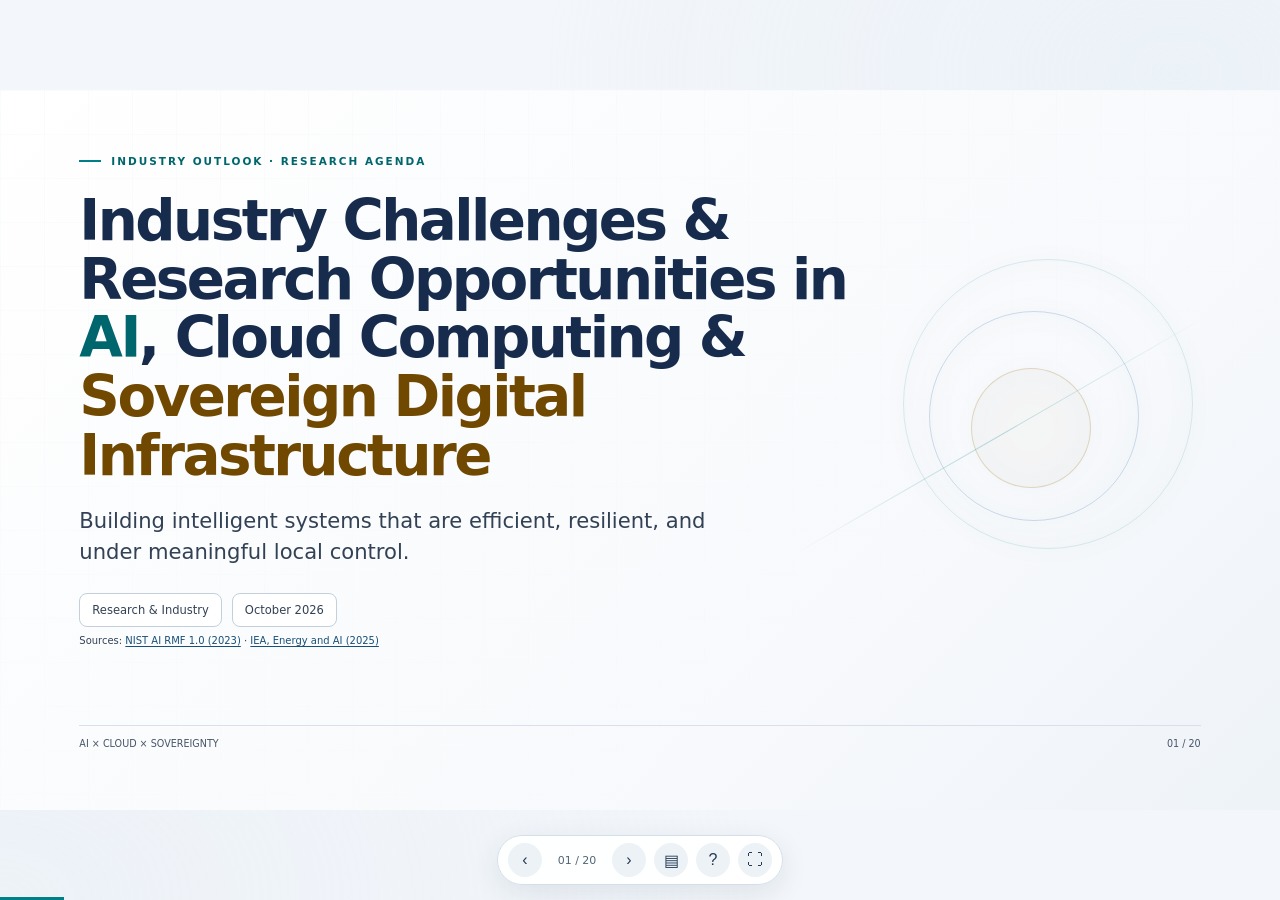
<file: ai-cloud-sovereignty.html>
<!doctype html>
<html lang="en">
<head>
<meta charset="utf-8"><meta name="viewport" content="width=device-width,initial-scale=1">
<meta name="theme-color" content="#07111f">
<meta name="description" content="20-slide research presentation on industry challenges and research opportunities in AI, cloud computing, and sovereign digital infrastructure.">
<title>Industry Challenges & Research Opportunities — AI, Cloud & Sovereign Infrastructure</title>
<style>
:root{--bg:#07111f;--panel:#0d1b2b;--panel2:#102438;--line:#21384b;--ink:#f1f6fb;--muted:#a4b5c5;--cyan:#5ee7e1;--blue:#7aa9ff;--gold:#f4c777;--pink:#f49cb4;--green:#9be3b0;--w:1280px}
*{box-sizing:border-box}html,body{margin:0;width:100%;height:100%;overflow:hidden;background:var(--bg);color:var(--ink);font-family:Inter,ui-sans-serif,system-ui,-apple-system,"Segoe UI",sans-serif}
body:before{content:"";position:fixed;inset:0;pointer-events:none;background:radial-gradient(ellipse at 85% 10%,#12314a66,transparent 38%),radial-gradient(ellipse at 0% 100%,#10283b55,transparent 40%)}
#deck{position:relative;width:100vw;height:100dvh;display:grid;place-items:center}
.slide{display:none;position:absolute;width:min(100vw,calc(100dvh * 16 / 9));height:min(100dvh,calc(100vw * 9 / 16));aspect-ratio:16/9;padding:5.1% 6.2% 4.8%;overflow:hidden;background:linear-gradient(135deg,#091624 0%,#07111f 65%,#0a1b2a 100%);isolation:isolate}
.slide:after{content:"";position:absolute;inset:0;z-index:-1;opacity:.14;background-image:linear-gradient(#45617622 1px,transparent 1px),linear-gradient(90deg,#45617622 1px,transparent 1px);background-size:44px 44px;mask-image:linear-gradient(to bottom right,black,transparent 75%)}
.slide.active{display:flex;flex-direction:column;animation:enter .28s ease-out}
@keyframes enter{from{opacity:.25;transform:translateY(5px)}to{opacity:1;transform:none}}
.kicker{font-size:clamp(9px,.82vw,13px);font-weight:750;letter-spacing:.19em;text-transform:uppercase;color:var(--cyan);display:flex;align-items:center;gap:10px}
.kicker:before{content:"";width:22px;height:2px;background:var(--cyan)}
h1,h2,h3,p{margin-top:0}h1{font-size:clamp(30px,4.2vw,65px);line-height:1.04;letter-spacing:-.045em;max-width:980px;margin:25px 0 20px;font-weight:760}h2{font-size:clamp(25px,3vw,44px);line-height:1.08;letter-spacing:-.035em;margin:15px 0 16px;max-width:1050px}h3{font-size:clamp(14px,1.4vw,21px);line-height:1.2;margin:0 0 9px}p,.body{font-size:clamp(11px,1.18vw,17px);line-height:1.5;color:var(--muted)}.lead{font-size:clamp(14px,1.65vw,23px);line-height:1.48;max-width:800px}.accent{color:var(--cyan)}.blue{color:var(--blue)}.gold{color:var(--gold)}.pink{color:var(--pink)}.green{color:var(--green)}.muted{color:var(--muted)}.small{font-size:clamp(9px,.82vw,12px);line-height:1.4}.foot{margin-top:auto;display:flex;justify-content:space-between;align-items:center;gap:16px;font-size:clamp(8px,.75vw,11px);color:#71869a;border-top:1px solid #23384a;padding-top:12px}.foot span:last-child{font-variant-numeric:tabular-nums}
.grid{display:grid;gap:14px}.two{grid-template-columns:1fr 1fr}.three{grid-template-columns:repeat(3,1fr)}.four{grid-template-columns:repeat(4,1fr)}.card{background:linear-gradient(145deg,#102236dd,#0c1a29dd);border:1px solid var(--line);border-radius:15px;padding:clamp(12px,1.5vw,22px);min-width:0}.card p{margin:0;font-size:clamp(10px,1vw,14px)}.icon{font-size:clamp(22px,2.3vw,34px);margin-bottom:12px;display:block}.tag{display:inline-flex;border:1px solid #285267;border-radius:999px;padding:6px 10px;font-size:clamp(9px,.8vw,12px);color:var(--cyan);letter-spacing:.04em;margin:0 6px 6px 0}.rule{height:1px;background:var(--line);margin:12px 0}.big-number{font-size:clamp(27px,3.2vw,48px);font-weight:760;letter-spacing:-.04em;color:var(--cyan)}.label{font-size:clamp(9px,.8vw,12px);letter-spacing:.08em;text-transform:uppercase;color:var(--muted);font-weight:700}.bar{height:8px;background:#20364a;border-radius:8px;overflow:hidden;margin:8px 0 10px}.bar i{display:block;height:100%;border-radius:8px;background:linear-gradient(90deg,var(--cyan),var(--blue))}.diagram{display:flex;align-items:center;justify-content:center;gap:12px;flex-wrap:wrap;margin:20px 0}.node{border:1px solid #2c5267;background:#0f2436;padding:14px 18px;border-radius:12px;text-align:center;min-width:115px}.arrow{color:var(--cyan);font-size:24px}.pillrow{display:flex;flex-wrap:wrap;gap:8px}.pill{border-radius:10px;background:#13283b;padding:10px 12px;font-size:clamp(10px,.95vw,14px);color:#d6e2ed;border:1px solid #284155}.quote{border-left:3px solid var(--cyan);padding:6px 0 6px 20px;font-size:clamp(16px,1.8vw,25px);line-height:1.4;color:#dbe9f3;max-width:850px}.matrix{display:grid;grid-template-columns:repeat(2,1fr);gap:10px}.matrix .card{min-height:100px}.timeline{display:grid;grid-template-columns:repeat(3,1fr);gap:13px;margin-top:15px}.phase{border-top:3px solid var(--cyan);padding-top:13px}.phase:nth-child(2){border-color:var(--blue)}.phase:nth-child(3){border-color:var(--gold)}.phase strong{font-size:clamp(12px,1.2vw,17px)}.cover-art{position:absolute;right:3%;top:12%;width:38%;height:72%;opacity:.95;pointer-events:none}.orb{position:absolute;border-radius:50%;border:1px solid #5ee7e144;box-shadow:inset 0 0 50px #5ee7e111,0 0 45px #5ee7e111}.orb.a{width:290px;height:290px;right:10%;top:16%}.orb.b{width:210px;height:210px;right:21%;top:26%;border-color:#7aa9ff66}.orb.c{width:120px;height:120px;right:31%;top:37%;border-color:#f4c77777;background:#f4c77710}.wire{position:absolute;height:1px;background:linear-gradient(90deg,transparent,#5ee7e188,transparent);width:100%;top:50%;transform:rotate(-30deg)}.cover-copy{position:relative;z-index:2;max-width:73%}.cover-copy h1{font-size:clamp(31px,4.4vw,67px)}.cover-copy .lead{max-width:640px}.meta{display:flex;gap:10px;flex-wrap:wrap;margin-top:25px}.meta span{padding:9px 12px;border:1px solid #294256;border-radius:8px;color:#c0cfdd;font-size:clamp(9px,.9vw,13px)}.chart{display:flex;align-items:flex-end;gap:16px;height:185px;padding:15px 8px 0;border-bottom:1px solid #345064}.chart-col{flex:1;display:flex;flex-direction:column;justify-content:flex-end;align-items:center;gap:8px;height:100%}.chart-col i{width:min(60px,75%);border-radius:8px 8px 2px 2px;background:linear-gradient(180deg,var(--cyan),#398eac);min-height:8px}.chart-col span{font-size:10px;color:var(--muted);text-align:center}.chart-col b{font-size:12px;color:#eaf6fb}.source{font-size:clamp(8px,.7vw,10px);color:#7c91a5;margin-top:10px}
#controls{position:fixed;z-index:20;bottom:15px;left:50%;transform:translateX(-50%);display:flex;align-items:center;gap:8px;padding:7px 10px;background:#091624eF;border:1px solid #284155;border-radius:999px;backdrop-filter:blur(14px);box-shadow:0 10px 35px #0005}
#controls button{border:0;color:#e5eff8;background:#14283a;border-radius:50%;width:34px;height:34px;font-size:16px;cursor:pointer}#controls button:hover{background:#23465c}#counter{font-size:11px;color:#a4b5c5;min-width:54px;text-align:center;font-variant-numeric:tabular-nums}#progress{position:fixed;bottom:0;left:0;z-index:30;height:3px;background:var(--cyan);width:5%;transition:width .2s}
#help{display:none;position:fixed;z-index:40;inset:0;background:#020812eF;place-items:center;padding:20px}#help.open{display:grid}.helpbox{max-width:480px;background:#0e2030;border:1px solid #2d4b60;border-radius:18px;padding:28px}.helpbox p{margin-bottom:8px}kbd{background:#20384b;border:1px solid #3a566b;border-radius:5px;padding:2px 6px;color:#fff}
#notes{display:none;position:fixed;right:16px;top:16px;width:min(360px,35vw);z-index:25;background:#0a1927f5;border:1px solid #315066;border-radius:12px;padding:16px;box-shadow:0 10px 40px #0008}#notes.show{display:block}#notes h3{color:var(--cyan)}#notes p{font-size:13px}
@media(max-width:650px){.slide{padding:6% 6% 11%}.cover-art{right:-15%;width:50%;opacity:.45}.cover-copy{max-width:100%}.grid{gap:7px}.card{padding:10px;border-radius:10px}.icon{margin-bottom:5px}.foot{padding-top:6px}.timeline{gap:7px}#controls{bottom:8px}#controls button{width:31px;height:31px}h2{margin:10px 0}.slide:after{background-size:28px 28px}}
@media(prefers-reduced-motion:reduce){.slide.active{animation:none}*{transition:none!important}}
/* Enterprise theme override: clean light canvas, navy typography, restrained teal accent */
:root{
 --bg:#f3f6fa;--panel:#ffffff;--panel2:#edf2f7;--line:#d8e1eb;
 --ink:#172b4d;--muted:#52657a;--cyan:#007f86;--blue:#285ea8;
 --gold:#9a6b16;--pink:#a34468;--green:#24764a;--w:1280px
}
html,body{background:#f3f6fa;color:var(--ink)}
body:before{background:radial-gradient(ellipse at 92% 8%,#dceaf555,transparent 38%),radial-gradient(ellipse at 0% 100%,#e1eaf455,transparent 42%)}
.slide{background:linear-gradient(135deg,#ffffff 0%,#f7f9fc 70%,#eef3f8 100%);color:var(--ink)}
.slide:after{opacity:.35;background-image:linear-gradient(#d9e2ec55 1px,transparent 1px),linear-gradient(90deg,#d9e2ec55 1px,transparent 1px)}
.kicker{color:#007f86}.kicker:before{background:#007f86}
p,.body{color:#52657a}
.accent{color:#007f86}.blue{color:#285ea8}.gold{color:#9a6b16}.pink{color:#a34468}.green{color:#24764a}
.foot{color:#66788d;border-top-color:#d8e1eb}
.card{background:#fff;border-color:#d8e1eb;box-shadow:0 4px 16px #18324b0a}
.card p{color:#52657a}
.node{background:#f2f6fa;border-color:#cbd8e5;color:#172b4d}
.arrow{color:#007f86}
.pill{background:#edf3f8;color:#243b53;border-color:#d6e0ea}
.tag{border-color:#b9d9da;color:#006f75;background:#f1fafa}
.bar{background:#e2e9f1}
.chart{border-bottom-color:#cbd7e3}
.chart-col span{color:#52657a}.chart-col b{color:#172b4d}
.source{color:#66788d}
.orb{border-color:#007f8626;box-shadow:inset 0 0 50px #007f8608,0 0 45px #007f8608}
.orb.b{border-color:#285ea83b}.orb.c{border-color:#9a6b1640;background:#9a6b1608}
.wire{background:linear-gradient(90deg,transparent,#007f8645,transparent)}
.meta span{border-color:#d4dee8;color:#52657a;background:#ffffffaa}
#controls{background:#ffffffed;border-color:#d5dfe9;box-shadow:0 8px 28px #18324b18}
#controls button{color:#243b53;background:#edf2f7}
#controls button:hover{background:#dce7f0}
#counter{color:#52657a}
#progress{background:#007f86}
#help{background:#172b4dd9}
.helpbox{background:#fff;border-color:#d5dfe9;color:#172b4d;box-shadow:0 20px 60px #07111f33}
.helpbox p{color:#52657a}
kbd{background:#edf2f7;border-color:#d5dfe9;color:#172b4d}
#notes{background:#fff;border-color:#d5dfe9;box-shadow:0 10px 35px #18324b1a}
#notes h3{color:#007f86}#notes p{color:#52657a}
@media print{
 html,body{background:#fff;color:#172b4d}
 .slide,.slide.active{background:#fff!important;color:#172b4d;-webkit-print-color-adjust:exact;print-color-adjust:exact}
 .card{box-shadow:none}
}


/* Accessibility pass: stronger contrast for secondary and accent text */
:root{--muted:#40536a;--gold:#704800;--pink:#8a3152;--green:#17603a;--blue:#1f4f91;--cyan:#00666d}
p,.body,.card p,.phase p,.source,.small,.meta span{color:#334155}
.label,.phase .label,.card .label{color:#334155}
.kicker{color:#00666d}
.accent{color:#00666d!important}
.blue{color:#1f4f91!important}
.gold{color:#704800!important}
.pink{color:#8a3152!important}
.green{color:#17603a!important}
.tag{color:#00565c;background:#e8f6f6;border-color:#8fc7c9}
.pill{color:#24364b;background:#e8eef5;border-color:#bdcbd9}
.quote{color:#24364b;background:#edf3f8;border-color:#aabccc}
.node{color:#172b4d;background:#edf2f7;border-color:#aebfce}
.chart-col span,.source,.foot{color:#475569}
.meta span{color:#334155;background:#fff;border-color:#c3cfdb}
#notes .small{color:#475569}


/* Footnote readability: linked sources on every slide */
.source{font-size:clamp(9px,.78vw,11px);line-height:1.3;color:#334155;margin-top:8px;max-width:100%;overflow-wrap:anywhere}
.source a{color:#174f78;text-decoration:underline;text-decoration-thickness:1px;text-underline-offset:2px}
.source a:visited{color:#174f78}
@media(max-width:700px){.source{font-size:9px;line-height:1.2;margin-top:6px}}

/* Print/PDF layout: one slide per landscape 16:9 page */
@page{size:13.333in 7.5in;margin:0}
@media print{
 html,body{margin:0!important;padding:0!important;width:13.333in!important;height:auto!important;min-height:0!important;overflow:visible!important;background:#fff!important;color:#172b4d!important;-webkit-print-color-adjust:exact;print-color-adjust:exact}
 body:before{display:none!important}
 #deck{display:block!important;position:static!important;width:13.333in!important;height:auto!important;margin:0!important;padding:0!important}
 .slide,.slide.active,.slide:not(.active){
  display:flex!important;position:relative!important;inset:auto!important;
  width:13.333in!important;min-width:13.333in!important;max-width:13.333in!important;
  height:7.5in!important;min-height:7.5in!important;max-height:7.5in!important;
  aspect-ratio:16/9!important;box-sizing:border-box!important;
  margin:0!important;padding:.38in .58in .32in!important;
  overflow:hidden!important;break-after:page!important;page-break-after:always!important;
  background:#fff!important;color:#172b4d!important;box-shadow:none!important;
  animation:none!important;transform:none!important;isolation:isolate
 }
 .slide:last-of-type{break-after:auto!important;page-break-after:auto!important}
 .slide:after{opacity:.12!important}
 #controls,#progress,#help,#notes{display:none!important}
 h1{font-size:34pt!important;line-height:1.04!important;margin:16pt 0 12pt!important;max-width:8.6in!important}
 h2{font-size:25pt!important;line-height:1.08!important;margin:8pt 0 10pt!important;max-width:11.7in!important}
 h3{font-size:13pt!important;line-height:1.15!important;margin:0 0 5pt!important}
 p,.body{font-size:9.5pt!important;line-height:1.32!important;margin-bottom:6pt!important;color:#334155!important}
 .lead{font-size:13pt!important;line-height:1.35!important;max-width:8.8in!important}
 .kicker{font-size:8pt!important;letter-spacing:.13em!important}
 .label{font-size:7.5pt!important}
 .grid{gap:8pt!important}
 .card{padding:10pt!important;border-radius:8pt!important;box-shadow:none!important;background:#fff!important;border-color:#cbd5e1!important;break-inside:avoid!important}
 .card p{font-size:8.5pt!important;line-height:1.28!important}
 .icon{font-size:19pt!important;margin-bottom:5pt!important}
 .tag,.pill{font-size:7.5pt!important;padding:4pt 6pt!important}
 .pillrow{gap:4pt!important}
 .diagram{gap:7pt!important;margin:9pt 0!important}
 .node{padding:7pt 9pt!important;min-width:0!important;font-size:8.5pt!important}
 .arrow{font-size:16pt!important}
 .timeline{gap:9pt!important;margin-top:10pt!important}
 .phase{padding-top:8pt!important}
 .phase p{font-size:8.5pt!important;line-height:1.28!important}
 .matrix{gap:7pt!important}
 .matrix .card{min-height:0!important}
 .quote{font-size:13pt!important;line-height:1.3!important;padding:5pt 0 5pt 12pt!important;max-width:100%!important}
 .chart{height:1.35in!important;padding:8pt 4pt 0!important;gap:10pt!important}
 .chart-col span{font-size:7pt!important}.chart-col b{font-size:8pt!important}
 .big-number{font-size:27pt!important}
 .source{font-size:7pt!important;line-height:1.18!important;margin-top:5pt!important;color:#334155!important;overflow-wrap:anywhere!important}
 .source a,.source a:visited{color:#174f78!important;text-decoration:underline!important}
 .foot{font-size:7pt!important;gap:10pt!important;padding-top:6pt!important;margin-top:auto!important;color:#475569!important;border-top-color:#d8e1eb!important}
 .cover-art{opacity:.55!important}
 .cover-copy{max-width:78%!important}
 .meta{margin-top:14pt!important;gap:6pt!important}
 .meta span{font-size:8pt!important;padding:5pt 7pt!important}
 *{-webkit-print-color-adjust:exact!important;print-color-adjust:exact!important}
}


/* Critical print fix: every slide must retain its vertical content flow */
@media print{
 .slide,.slide.active,.slide:not(.active){flex-direction:column!important;align-items:stretch!important;justify-content:flex-start!important}
 .slide h1,.slide h2,.slide h3,.slide p,.slide .grid,.slide .diagram,.slide .quote,.slide .source,.slide .foot{flex-shrink:0}
 .slide h2,.slide h1,.slide>p{width:100%;max-width:100%}
 .slide .grid{width:100%}
 .slide .diagram{width:100%;flex-wrap:nowrap;justify-content:space-between}
 .slide .node{flex:1;text-align:center;overflow-wrap:anywhere}
 .slide .quote{margin-top:8pt!important}
 .slide .source{margin-top:5pt!important}
}

</style>
<meta property="og:url" content="https://hi-day.github.io/ai-cloud-sovereignty.html">
</head>
<body>
<div id="deck" aria-live="polite">
<section class="slide active" data-title="Title" data-notes="Frame the talk around one core proposition: AI capability is inseparable from the systems that compute, deliver, govern, and sustain it.">
<div class="cover-art"><div class="orb a"></div><div class="orb b"></div><div class="orb c"></div><div class="wire"></div></div>
<div class="cover-copy"><div class="kicker">Industry outlook · Research agenda</div><h1>Industry Challenges &amp; Research Opportunities in <span class="accent">AI</span>, Cloud Computing &amp; <span class="gold">Sovereign Digital Infrastructure</span></h1><p class="lead">Building intelligent systems that are efficient, resilient, and under meaningful local control.</p><div class="meta"><span>Research &amp; Industry</span><span>October 2026</span></div></div>
<div class="source">Sources: <a href="https://doi.org/10.6028/NIST.AI.100-1" target="_blank" rel="noopener noreferrer">NIST AI RMF 1.0 (2023)</a> · <a href="https://www.iea.org/reports/energy-and-ai" target="_blank" rel="noopener noreferrer">IEA, Energy and AI (2025)</a></div>
<div class="foot"><span>AI × CLOUD × SOVEREIGNTY</span><span>01 / 20</span></div></section>
<section class="slide" data-title="Three domains, one system" data-notes="Explain the dependencies. A strong model can still fail as a product if inference is expensive, infrastructure unreliable, or data governance unacceptable.">
<div class="kicker">01 · Strategic context</div><h2>Three domains. <span class="accent">One interdependent system.</span></h2><p class="lead">The strategic question is no longer only what AI can do—but what it takes to operate it responsibly at scale.</p>
<div class="grid three" style="margin-top:22px">
<div class="card"><span class="icon accent">◈</span><h3>Artificial intelligence</h3><p>Models, agents, inference, learning, evaluation, and human-facing capabilities.</p><div class="rule"></div><span class="tag">Intelligence</span></div>
<div class="card"><span class="icon blue">▦</span><h3>Cloud computing</h3><p>Elastic compute, storage, networking, orchestration, and managed services.</p><div class="rule"></div><span class="tag">Execution</span></div>
<div class="card"><span class="icon gold">⌘</span><h3>Sovereign infrastructure</h3><p>Meaningful control over data, operations, access, jurisdiction, and strategic capabilities.</p><div class="rule"></div><span class="tag">Control</span></div>
</div><div class="quote" style="margin-top:20px">The most consequential constraints emerge <strong>between layers</strong>, not within a single technology.</div>
<div class="source">Sources: <a href="https://doi.org/10.6028/NIST.AI.100-1" target="_blank" rel="noopener noreferrer">NIST AI RMF 1.0 (2023)</a> · <a href="https://doi.org/10.6028/NIST.SP.800-145" target="_blank" rel="noopener noreferrer">NIST Cloud Computing Definition (2011)</a></div>
<div class="foot"><span>THESIS · CROSS-LAYER THINKING</span><span>02 / 20</span></div></section>
<section class="slide" data-title="From digital to AI-native" data-notes="The progression is conceptual rather than a claim that every organization follows the same maturity path. Emphasize systems integration and operations.">
<div class="kicker">02 · Industry landscape</div><h2>From digitalization to <span class="accent">AI-native infrastructure</span></h2><p>AI is shifting from an application feature toward a capability embedded across products, workflows, and operations.</p>
<div class="timeline">
<div class="phase"><span class="label">Stage 01</span><h3 style="margin-top:12px">Traditional IT</h3><p>Fixed capacity<br>Human-driven workflows<br>Application-centric operations</p></div>
<div class="phase"><span class="label">Stage 02</span><h3 style="margin-top:12px">Cloud-native</h3><p>Elastic resources<br>APIs and microservices<br>Automated deployment</p></div>
<div class="phase"><span class="label">Stage 03</span><h3 style="margin-top:12px">AI-native</h3><p>Accelerated compute<br>Model-aware orchestration<br>Continuous evaluation</p></div>
</div>
<div class="grid two" style="margin-top:22px"><div class="card"><span class="label">Industry implication</span><h3 style="margin-top:8px">Operational excellence becomes a differentiator</h3><p>Model quality, cost, latency, reliability, and governance must be managed together.</p></div><div class="card"><span class="label">Research implication</span><h3 style="margin-top:8px">Optimize the whole lifecycle</h3><p>From data and training to serving, monitoring, updates, and retirement.</p></div></div>
<div class="source">Sources: <a href="https://papers.nips.cc/paper_files/paper/2015/hash/86df7dcfd896fcaf2674f757a2463eba-Abstract.html" target="_blank" rel="noopener noreferrer">Sculley et al., Hidden Technical Debt in ML Systems (2015)</a> · <a href="https://doi.org/10.6028/NIST.AI.100-1" target="_blank" rel="noopener noreferrer">NIST AI RMF 1.0 (2023)</a></div>
<div class="foot"><span>LANDSCAPE · MATURITY IS NOT LINEAR</span><span>03 / 20</span></div></section>
<section class="slide" data-title="The adoption gap" data-notes="Avoid unsupported percentages. This funnel is a conceptual model for discussing why pilots do not reliably become measurable business value.">
<div class="kicker">03 · Adoption challenge</div><h2>The <span class="pink">AI adoption gap</span>: from pilot to measurable value</h2><p class="lead">Technical feasibility is necessary—but not sufficient—for sustained business impact.</p>
<div class="grid two" style="align-items:center;margin-top:12px">
<div>
<div class="card" style="margin:0 auto 8px;width:95%;border-color:#286077"><div class="label">01 · Experiment</div><h3 style="margin:6px 0">Can it work?</h3><p>Promising demo; bounded scope.</p></div>
<div style="text-align:center;color:var(--cyan);font-size:20px">↓</div>
<div class="card" style="margin:8px auto;width:78%"><div class="label">02 · Pilot</div><h3 style="margin:6px 0">Does it help?</h3><p>Data, workflow, and user fit.</p></div>
<div style="text-align:center;color:var(--cyan);font-size:20px">↓</div>
<div class="card" style="margin:8px auto 0;width:60%;border-color:#6a5935"><div class="label">03 · Production</div><h3 style="margin:6px 0">Does it endure?</h3><p>Reliability, governance, ROI.</p></div>
</div>
<div class="grid" style="gap:10px">
<div class="card"><h3><span class="pink">×</span> Workflow friction</h3><p>Tools are disconnected from real processes and accountability.</p></div>
<div class="card"><h3><span class="pink">×</span> Unclear economics</h3><p>Integration, review, inference, and failure costs are underestimated.</p></div>
<div class="card"><h3><span class="pink">×</span> Weak evaluation</h3><p>Teams measure demos rather than outcomes and sustained performance.</p></div>
</div></div>
<div class="source">Conceptual funnel; not a quantified industry survey. &nbsp;|&nbsp; Sources: <a href="https://papers.nips.cc/paper_files/paper/2015/hash/86df7dcfd896fcaf2674f757a2463eba-Abstract.html" target="_blank" rel="noopener noreferrer">Sculley et al., Hidden Technical Debt in ML Systems (2015)</a> · <a href="https://doi.org/10.6028/NIST.AI.100-1" target="_blank" rel="noopener noreferrer">NIST AI RMF 1.0 (2023)</a></div>
<div class="foot"><span>ADOPTION · VALUE REALIZATION</span><span>04 / 20</span></div></section>
<section class="slide" data-title="Why sovereignty matters" data-notes="Sovereignty is multidimensional. Local hosting alone does not settle questions of provider jurisdiction, administrative access, software control, or substitutability.">
<div class="kicker">04 · Sovereign digital infrastructure</div><h2>Digital sovereignty is about <span class="gold">meaningful control</span></h2><p>It is the ability to govern critical digital assets and maintain strategic options—not necessarily to build every component domestically.</p>
<div class="grid two" style="margin-top:20px">
<div class="card"><span class="icon gold">◎</span><h3>What must be controlled?</h3><div class="pillrow"><span class="pill">Data &amp; access</span><span class="pill">Jurisdiction</span><span class="pill">Operations</span><span class="pill">Identity &amp; keys</span><span class="pill">Continuity</span><span class="pill">Strategic skills</span></div></div>
<div class="card"><span class="icon accent">↔</span><h3>What must remain possible?</h3><p>Audit critical systems, switch providers, recover from disruption, enforce policy, and retain local capacity to operate.</p><div class="rule"></div><p class="small">Sovereignty is a spectrum of capabilities and dependencies—not a binary label.</p></div>
</div>
<div class="diagram"><div class="node">Data control</div><span class="arrow">+</span><div class="node">Operational control</div><span class="arrow">+</span><div class="node">Technology options</div><span class="arrow">=</span><div class="node" style="border-color:#5ee7e1;color:var(--cyan)">Resilience</div></div>
<div class="source">Sources: <a href="https://eur-lex.europa.eu/eli/reg/2023/2854/oj" target="_blank" rel="noopener noreferrer">EU Data Act (2023)</a> · <a href="https://www.oecd.org/en/publications/oecd-digital-economy-outlook-2024-volume-1_a1689dc5-en.html" target="_blank" rel="noopener noreferrer">OECD Digital Economy Outlook 2024</a></div>
<div class="foot"><span>DEFINITION · CONTROL, NOT ISOLATION</span><span>05 / 20</span></div></section>
<section class="slide" data-title="AI infrastructure bottlenecks" data-notes="IEA's Energy and AI report (2025) projects global data-centre electricity consumption at around 945 TWh in 2030 in its Base Case. This is a scenario projection, not measured future consumption.">
<div class="kicker">05 · Industry challenges</div><h2>AI infrastructure: compute is only <span class="accent">one bottleneck</span></h2>
<div class="grid two" style="margin-top:8px;align-items:center">
<div class="card"><div class="label">Illustrative bottleneck map</div><div style="margin-top:16px">
<div><div style="display:flex;justify-content:space-between"><strong>Accelerators</strong><span class="small">Availability</span></div><div class="bar"><i style="width:90%"></i></div></div>
<div><div style="display:flex;justify-content:space-between"><strong>Memory &amp; interconnect</strong><span class="small">Bandwidth</span></div><div class="bar"><i style="width:77%;background:linear-gradient(90deg,#7aa9ff,#a7bfff)"></i></div></div>
<div><div style="display:flex;justify-content:space-between"><strong>Power &amp; cooling</strong><span class="small">Capacity</span></div><div class="bar"><i style="width:82%;background:linear-gradient(90deg,#f4c777,#ef9c6a)"></i></div></div>
<div><div style="display:flex;justify-content:space-between"><strong>Network &amp; storage</strong><span class="small">Data movement</span></div><div class="bar"><i style="width:66%;background:linear-gradient(90deg,#9be3b0,#5ee7e1)"></i></div></div>
<p class="small">Qualitative illustration; bars do not represent measured values.</p></div></div>
<div><div class="big-number">≈945 TWh</div><p>Projected global data-centre electricity consumption in 2030 under the IEA Base Case.</p><div class="rule"></div><h3>Research question</h3><p>How can we improve AI performance per watt without compromising task quality or service-level objectives?</p><div class="pillrow"><span class="tag">GPU scheduling</span><span class="tag">Memory efficiency</span><span class="tag">Energy-aware serving</span></div><div class="source">Source: IEA, <em>Energy and AI</em> (2025), Base Case projection. &nbsp;|&nbsp; Sources: <a href="https://www.iea.org/reports/energy-and-ai" target="_blank" rel="noopener noreferrer">IEA, Energy and AI (2025)</a></div></div>
</div>
<div class="foot"><span>INFRASTRUCTURE · PERFORMANCE / WATT</span><span>06 / 20</span></div></section>
<section class="slide" data-title="Cloud economics and portability" data-notes="Frame this as a constrained optimization problem. Multi-cloud is not automatically cheaper or more resilient; operational complexity and data movement can offset benefits.">
<div class="kicker">06 · Cloud computing</div><h2>Cloud trade-offs: <span class="blue">cost, portability, reliability</span></h2><p>Elasticity lowers the barrier to entry, but complexity can migrate from hardware ownership to service dependencies and operating costs.</p>
<div class="grid three" style="margin-top:17px">
<div class="card"><span class="icon blue">＄</span><h3>Cost visibility</h3><p>GPU idle time, egress, overprovisioning, managed-service premiums, and unpredictable inference demand.</p></div>
<div class="card"><span class="icon accent">⇄</span><h3>Portability</h3><p>Provider-specific APIs, data gravity, migration effort, and differences in service semantics.</p></div>
<div class="card"><span class="icon gold">⟳</span><h3>Reliability</h3><p>Regional outages, capacity constraints, recovery objectives, and multi-cloud complexity.</p></div>
</div>
<div class="diagram"><div class="node">Workload + SLA</div><span class="arrow">→</span><div class="node">Placement policy</div><span class="arrow">→</span><div class="node">Cloud / edge / local</div><span class="arrow">→</span><div class="node">Observe &amp; optimize</div></div>
<div class="quote">Research question: can workload placement jointly optimize <strong>total cost, tail latency, policy compliance, and failure risk</strong>?</div>
<div class="source">Sources: <a href="https://eur-lex.europa.eu/eli/reg/2023/2854/oj" target="_blank" rel="noopener noreferrer">EU Data Act (2023)</a> · <a href="https://www.finops.org/framework/" target="_blank" rel="noopener noreferrer">FinOps Framework</a></div>
<div class="foot"><span>CLOUD · FINOPS &amp; SYSTEMS RESEARCH</span><span>07 / 20</span></div></section>
<section class="slide" data-title="Security and trustworthy AI" data-notes="Use NIST AI RMF 1.0 as a governance framework: Govern, Map, Measure, Manage. Security controls and AI risk evaluation are related but not interchangeable.">
<div class="kicker">07 · Security &amp; trust</div><h2>Trustworthy AI requires <span class="pink">end-to-end assurance</span></h2>
<div class="grid two" style="margin-top:14px">
<div class="grid" style="gap:9px">
<div class="card"><h3>Model &amp; data risks</h3><p>Data poisoning, leakage, prompt injection, unsafe tool use, and model misuse.</p></div>
<div class="card"><h3>Infrastructure risks</h3><p>Identity abuse, secrets exposure, tenant isolation failure, and software supply-chain compromise.</p></div>
<div class="card"><h3>Operational risks</h3><p>Untraceable decisions, evaluation drift, weak incident response, and unclear accountability.</p></div>
</div>
<div class="card"><div class="label">Governance lifecycle · NIST AI RMF</div><div class="grid two" style="margin-top:14px">
<div class="card" style="padding:14px;border-color:#5ee7e155"><h3 class="accent">GOVERN</h3><p>Roles, policy, accountability</p></div>
<div class="card" style="padding:14px"><h3 class="blue">MAP</h3><p>Context, stakeholders, harms</p></div>
<div class="card" style="padding:14px"><h3 class="gold">MEASURE</h3><p>Tests, metrics, evidence</p></div>
<div class="card" style="padding:14px"><h3 class="pink">MANAGE</h3><p>Mitigation, monitoring, response</p></div>
</div><div class="source">Reference: NIST AI RMF 1.0 (2023), AI 100-1. &nbsp;|&nbsp; Sources: <a href="https://doi.org/10.6028/NIST.AI.100-1" target="_blank" rel="noopener noreferrer">NIST AI RMF 1.0 (2023)</a> · <a href="https://genai.owasp.org/llm-top-10/" target="_blank" rel="noopener noreferrer">OWASP Top 10 for LLM Applications</a></div></div>
</div>
<div class="foot"><span>SECURITY · ASSURANCE THROUGH THE LIFECYCLE</span><span>08 / 20</span></div></section>
<section class="slide" data-title="Sovereignty and interoperability" data-notes="Emphasize nuanced trade-offs. Data residency does not by itself guarantee full sovereignty; jurisdiction, operator access, control plane, keys, and vendor dependencies matter.">
<div class="kicker">08 · Sovereignty trade-offs</div><h2>Sovereignty vs. <span class="gold">global interoperability</span></h2><p>Local control and global connectivity are not opposites; the challenge is to design explicit, testable boundaries.</p>
<div class="matrix" style="margin-top:14px">
<div class="card"><span class="icon gold">⌂</span><h3>Local control</h3><p>Data location, access policy, auditability, jurisdictional obligations.</p></div>
<div class="card"><span class="icon blue">◎</span><h3>Global ecosystem</h3><p>Advanced services, research collaboration, scale, and access to innovation.</p></div>
<div class="card"><span class="icon pink">⚖</span><h3>Risk of over-centralization</h3><p>Single-provider dependency, limited substitutability, concentrated failure domains.</p></div>
<div class="card"><span class="icon accent">↗</span><h3>Risk of over-isolation</h3><p>Higher cost, reduced interoperability, duplicated effort, and slower innovation.</p></div>
</div>
<div class="quote" style="margin-top:17px">Design for <strong>controlled interdependence</strong>, not absolute self-sufficiency.</div>
<div class="source">Sources: <a href="https://eur-lex.europa.eu/eli/reg/2023/2854/oj" target="_blank" rel="noopener noreferrer">EU Data Act (2023)</a> · <a href="https://doi.org/10.6028/NIST.SP.800-207" target="_blank" rel="noopener noreferrer">NIST Zero Trust Architecture (2020)</a></div>
<div class="foot"><span>TRADE-OFF · CONTROL / COST / OPENNESS</span><span>09 / 20</span></div></section>
<section class="slide" data-title="Structural ecosystem challenges" data-notes="Infrastructure investment has limited value without the people, supply chains, institutions, and incentives needed to operate and improve it.">
<div class="kicker">09 · Ecosystem constraints</div><h2>The structural challenge: <span class="accent">capital, talent, ecosystem</span></h2>
<div class="grid four" style="margin-top:20px">
<div class="card"><span class="icon gold">◉</span><h3>Capital intensity</h3><p>Accelerators, power, cooling, connectivity, and refresh cycles require sustained investment.</p></div>
<div class="card"><span class="icon blue">⌘</span><h3>Talent</h3><p>AI systems, distributed computing, security, operations, and energy expertise must intersect.</p></div>
<div class="card"><span class="icon pink">⛓</span><h3>Supply chains</h3><p>Critical chips and components depend on concentrated global production networks.</p></div>
<div class="card"><span class="icon accent">⇄</span><h3>Research transfer</h3><p>Benchmarks and prototypes need pathways to real workloads and production evaluation.</p></div>
</div>
<div class="diagram" style="margin-top:24px"><div class="node">Government</div><span class="arrow">↔</span><div class="node">Universities</div><span class="arrow">↔</span><div class="node">Industry</div><span class="arrow">↔</span><div class="node">Infrastructure providers</div></div>
<div class="quote">Infrastructure without local capability can reproduce dependency in a different form.</div>
<div class="source">Sources: <a href="https://hai.stanford.edu/ai-index/2025-ai-index-report" target="_blank" rel="noopener noreferrer">Stanford AI Index Report 2025</a> · <a href="https://www.iea.org/reports/energy-and-ai" target="_blank" rel="noopener noreferrer">IEA, Energy and AI (2025)</a></div>
<div class="foot"><span>ECOSYSTEM · CAPABILITY IS STRATEGIC</span><span>10 / 20</span></div></section>
<section class="slide" data-title="Efficient adaptive AI" data-notes="A viable study should compare against a strong baseline and report task quality, latency, energy, and cost per successful task. Avoid optimizing tokens or latency in isolation.">
<div class="kicker">10 · Research opportunities</div><h2>Opportunity I — <span class="accent">Efficient, adaptive AI systems</span></h2><p class="lead">Make intelligence more efficient, rather than assuming that bigger models are always the best answer.</p>
<div class="grid two" style="margin-top:15px">
<div class="card"><div class="label">Methods to investigate</div><div class="pillrow" style="margin-top:12px"><span class="pill">Quantization</span><span class="pill">Distillation</span><span class="pill">Pruning</span><span class="pill">Adaptive inference</span><span class="pill">Model routing</span><span class="pill">Mixture-of-experts</span></div><div class="rule"></div><p>Choose computation based on task difficulty, uncertainty, latency budget, and available resources.</p></div>
<div class="card"><div class="label">Example research question</div><div class="quote" style="margin-top:12px">Can adaptive model routing reduce inference cost while preserving task quality within a defined tolerance?</div><div class="rule"></div><div class="label">Evaluation protocol</div><div class="pillrow" style="margin-top:10px"><span class="tag">Task quality</span><span class="tag">p95 latency</span><span class="tag">Energy / task</span><span class="tag">Cost / success</span></div></div>
</div>
<div class="source">Sources: <a href="https://arxiv.org/abs/1510.00149" target="_blank" rel="noopener noreferrer">Han et al., Deep Compression (2016)</a> · <a href="https://arxiv.org/abs/1503.02531" target="_blank" rel="noopener noreferrer">Hinton et al., Distilling the Knowledge in a Neural Network (2015)</a></div>
<div class="foot"><span>RESEARCH I · EFFICIENCY WITH QUALITY GUARDRAILS</span><span>11 / 20</span></div></section>
<section class="slide" data-title="AI-native cloud orchestration" data-notes="The contribution can be a scheduler, placement algorithm, policy, or simulator. Compare against standard scheduling baselines under reproducible workload traces.">
<div class="kicker">11 · Research opportunities</div><h2>Opportunity II — <span class="blue">AI-native cloud orchestration</span></h2><p>Cloud systems should be aware of model characteristics, accelerator heterogeneity, and application-level service objectives.</p>
<div class="diagram" style="margin-top:16px"><div class="node">Workload profile<br><span class="small">quality, size, deadline</span></div><span class="arrow">→</span><div class="node" style="border-color:#7aa9ff">Intelligent scheduler<br><span class="small">cost / SLA / policy</span></div><span class="arrow">→</span><div class="node">GPU / CPU / edge<br><span class="small">heterogeneous pool</span></div></div>
<div class="grid three" style="margin-top:15px">
<div class="card"><h3>Scheduling</h3><p>Allocate accelerators based on queueing, memory, and workload priority.</p></div>
<div class="card"><h3>Autoscaling</h3><p>Predict demand and scale before tail latency degrades.</p></div>
<div class="card"><h3>Cross-layer policy</h3><p>Co-optimize compute, network, data location, and reliability.</p></div>
</div>
<div class="quote" style="margin-top:18px">Measure throughput, p95/p99 latency, utilization, cost, and SLA violations—not a single metric.</div>
<div class="source">Sources: <a href="https://research.google/pubs/large-scale-cluster-management-at-google-with-borg/" target="_blank" rel="noopener noreferrer">Verma et al., Large-scale Cluster Management at Google with Borg (2015)</a> · <a href="https://kubernetes.io/docs/concepts/scheduling-eviction/" target="_blank" rel="noopener noreferrer">Kubernetes, Scheduling and Eviction</a></div>
<div class="foot"><span>RESEARCH II · SCHEDULING &amp; ORCHESTRATION</span><span>12 / 20</span></div></section>
<section class="slide" data-title="Privacy-preserving distributed AI" data-notes="Federated learning does not automatically guarantee privacy. Consider inference leakage, gradient leakage, participant heterogeneity, secure aggregation, and explicit privacy accounting.">
<div class="kicker">12 · Research opportunities</div><h2>Opportunity III — <span class="green">Privacy-preserving distributed AI</span></h2><p>Enable collaboration across organizations without assuming all raw data can be pooled in one location.</p>
<div class="diagram"><div class="node">Hospital A<br><span class="small">local data</span></div><div class="node">University B<br><span class="small">local data</span></div><div class="node">Agency C<br><span class="small">local data</span></div></div>
<div style="text-align:center;color:var(--cyan);font-size:22px">↘ &nbsp;&nbsp; model updates / protected statistics &nbsp;&nbsp; ↙</div>
<div class="card" style="max-width:580px;margin:12px auto;text-align:center;border-color:#438575"><h3>Federated coordination layer</h3><p>Secure aggregation · policy enforcement · privacy accounting</p></div>
<div class="grid three" style="margin-top:14px">
<div class="card"><h3>Methods</h3><p>Federated learning, differential privacy, confidential computing.</p></div>
<div class="card"><h3>Open problem</h3><p>Balance utility, privacy, communication, and heterogeneous data.</p></div>
<div class="card"><h3>Evaluation</h3><p>Model utility, privacy budget, communication overhead, robustness.</p></div>
</div>
<div class="source">Sources: <a href="https://proceedings.mlr.press/v54/mcmahan17a.html" target="_blank" rel="noopener noreferrer">McMahan et al., Communication-Efficient Learning (2017)</a> · <a href="https://www.cis.upenn.edu/~aaroth/Papers/privacybook.pdf" target="_blank" rel="noopener noreferrer">Dwork & Roth, The Algorithmic Foundations of Differential Privacy (2014)</a></div>
<div class="foot"><span>RESEARCH III · DISTRIBUTED TRUST</span><span>13 / 20</span></div></section>
<section class="slide" data-title="Sovereign cloud architecture" data-notes="Operationalize sovereignty using measurable indicators. Avoid claiming that location alone proves sovereignty. Compare architecture options against a clear threat model and policy requirements.">
<div class="kicker">13 · Research opportunities</div><h2>Opportunity IV — <span class="gold">Sovereign cloud architecture</span></h2><p>Translate sovereignty from a policy aspiration into system properties that can be designed, measured, and audited.</p>
<div class="grid two" style="margin-top:15px">
<div class="card"><div class="label">Architecture controls</div><div class="pillrow" style="margin-top:10px"><span class="pill">Policy-aware placement</span><span class="pill">Key custody</span><span class="pill">Identity boundaries</span><span class="pill">Audit trails</span><span class="pill">Portable deployment</span><span class="pill">Recovery plans</span></div></div>
<div class="card"><div class="label">Example research question</div><div class="quote" style="margin-top:10px">How can a workload satisfy data policy, latency targets, and cost limits across multiple infrastructure domains?</div><div class="rule"></div><div class="label">Candidate metrics</div><p>Policy compliance · portability effort · availability · total cost · verified access control</p></div>
</div>
<div class="diagram"><div class="node">Policy constraints</div><span class="arrow">+</span><div class="node">Threat model</div><span class="arrow">+</span><div class="node">Placement optimizer</div><span class="arrow">→</span><div class="node" style="border-color:#f4c777;color:var(--gold)">Auditable deployment</div></div>
<div class="source">Sources: <a href="https://eur-lex.europa.eu/eli/reg/2023/2854/oj" target="_blank" rel="noopener noreferrer">EU Data Act (2023)</a> · <a href="https://csrc.nist.gov/pubs/sp/800/57/pt1/r5/final" target="_blank" rel="noopener noreferrer">NIST Key Management Recommendations, SP 800-57</a></div>
<div class="foot"><span>RESEARCH IV · SOVEREIGNTY AS A MEASURABLE PROPERTY</span><span>14 / 20</span></div></section>
<section class="slide" data-title="Sustainable AI infrastructure" data-notes="Carbon-aware scheduling depends on data quality and workload flexibility. Evaluate deadline compliance and total system effects; avoid assuming renewable energy availability or low-carbon timing without evidence.">
<div class="kicker">14 · Research opportunities</div><h2>Opportunity V — <span class="green">Sustainable AI infrastructure</span></h2><p>Reduce energy and carbon intensity while maintaining service quality and operational constraints.</p>
<div class="grid two" style="margin-top:14px;align-items:center">
<div class="card"><div class="label">Potential control loop</div><div class="diagram" style="margin:12px 0"><div class="node">Energy &amp; grid signals</div><span class="arrow">→</span><div class="node">Workload scheduler</div></div><div class="diagram" style="margin:10px 0"><div class="node">SLA / deadlines</div><span class="arrow">→</span><div class="node">Placement &amp; timing</div></div><p class="small">Only defer workloads that are safe to defer; real-time tasks remain latency-constrained.</p></div>
<div class="grid" style="gap:10px">
<div class="card"><h3>Research directions</h3><p>Carbon-aware scheduling, cooling optimization, workload shifting, waste-heat reuse.</p></div>
<div class="card"><h3>Evaluation metrics</h3><p>Energy per task, carbon emissions, cooling overhead, deadline compliance.</p></div>
<div class="card"><h3>Core trade-off</h3><p>Environmental impact versus latency, cost, and reliability.</p></div>
</div>
</div>
<div class="source">Sources: <a href="https://www.iea.org/reports/energy-and-ai" target="_blank" rel="noopener noreferrer">IEA, Energy and AI (2025)</a> · <a href="https://arxiv.org/abs/1907.10597" target="_blank" rel="noopener noreferrer">Schwartz et al., Green AI (2019)</a></div>
<div class="foot"><span>RESEARCH V · ENERGY-AWARE COMPUTING</span><span>15 / 20</span></div></section>
<section class="slide" data-title="Benchmarking and infrastructure intelligence" data-notes="Strong benchmarks must be reproducible, transparent about workloads, and robust to provider changes. Do not reduce system quality to model benchmark scores alone.">
<div class="kicker">15 · Research opportunities</div><h2>Opportunity VI — <span class="accent">Benchmarking &amp; infrastructure intelligence</span></h2><p>Build evidence that helps researchers and industry make deployment decisions that generalize beyond a single demo.</p>
<div class="grid three" style="margin-top:16px">
<div class="card"><span class="icon accent">▥</span><h3>Cross-provider benchmark</h3><p>Compare model and system behavior across deployment environments and workload types.</p></div>
<div class="card"><span class="icon blue">⌁</span><h3>Observability</h3><p>Trace latency, utilization, errors, quality drift, and resource bottlenecks end to end.</p></div>
<div class="card"><span class="icon gold">◷</span><h3>Predictive operations</h3><p>Forecast capacity, costs, failures, and workload demand from operational signals.</p></div>
</div>
<div class="card" style="margin-top:14px"><div class="label">A useful benchmark scorecard</div><div class="grid four" style="margin-top:10px"><div><div class="big-number">Q</div><p>Task quality</p></div><div><div class="big-number">T</div><p>Latency &amp; throughput</p></div><div><div class="big-number">＄</div><p>Cost per successful task</p></div><div><div class="big-number">C</div><p>Compliance &amp; control</p></div></div></div>
<div class="source">Sources: <a href="https://mlcommons.org/benchmarks/inference-datacenter/" target="_blank" rel="noopener noreferrer">MLCommons, MLPerf Inference</a> · <a href="https://doi.org/10.6028/NIST.AI.100-1" target="_blank" rel="noopener noreferrer">NIST AI RMF 1.0 (2023)</a></div>
<div class="foot"><span>RESEARCH VI · REPRODUCIBLE EVIDENCE</span><span>16 / 20</span></div></section>
<section class="slide" data-title="Integrated research framework" data-notes="This is the unifying framework of the talk. The research novelty can lie in a cross-layer optimizer, a benchmark, a formal policy model, or an empirical study with rigorous baselines.">
<div class="kicker">16 · Integrated framework</div><h2>One research framework: <span class="accent">cross-layer optimization</span></h2><p>Optimize the system as a whole under explicit operational, economic, security, and governance constraints.</p>
<div style="display:grid;grid-template-columns:1fr 1fr;gap:10px;margin-top:13px">
<div class="card" style="border-left:4px solid var(--cyan)"><h3>AI layer</h3><p>Model choice · routing · inference · evaluation</p></div>
<div class="card" style="border-left:4px solid var(--blue)"><h3>Cloud layer</h3><p>Scheduling · orchestration · observability</p></div>
<div class="card" style="border-left:4px solid var(--gold)"><h3>Infrastructure layer</h3><p>Compute · storage · network · energy</p></div>
<div class="card" style="border-left:4px solid var(--pink)"><h3>Sovereignty layer</h3><p>Governance · identity · jurisdiction · portability</p></div>
</div>
<div class="diagram"><div class="node">Security</div><div class="node">Efficiency</div><div class="node">Reliability</div><div class="node">Sustainability</div><div class="node">Control</div></div>
<div class="quote">A useful research contribution states the <strong>objective, constraints, baselines, and measurable outcomes</strong> before selecting an algorithm.</div>
<div class="source">Sources: <a href="https://doi.org/10.6028/NIST.AI.100-1" target="_blank" rel="noopener noreferrer">NIST AI RMF 1.0 (2023)</a> · <a href="https://www.finops.org/framework/" target="_blank" rel="noopener noreferrer">FinOps Framework</a></div>
<div class="foot"><span>FRAMEWORK · OPTIMIZE ACROSS LAYERS</span><span>17 / 20</span></div></section>
<section class="slide" data-title="Indonesia context" data-notes="Treat the listed items as candidate issues to validate using national datasets and stakeholder interviews. Do not present them as quantified facts without sources.">
<div class="kicker">17 · Indonesia context</div><h2>Indonesia: a <span class="gold">research and capability agenda</span></h2><p>National context can shape high-value research questions—especially where infrastructure, language, governance, and access intersect.</p>
<div class="grid two" style="margin-top:14px">
<div class="card"><div class="label">Questions to validate with evidence</div><div class="pillrow" style="margin-top:10px"><span class="pill">Regional connectivity</span><span class="pill">Compute access &amp; cost</span><span class="pill">Energy capacity</span><span class="pill">Indonesian-language AI</span><span class="pill">Data governance</span><span class="pill">Specialist talent</span></div></div>
<div class="card"><div class="label">Potential research pilots</div><div style="margin-top:12px"><h3 class="accent">01 · Local AI benchmark</h3><p>Quality, latency, and cost across Indonesian-language tasks.</p><h3 class="blue" style="margin-top:12px">02 · Heterogeneous workload placement</h3><p>Cloud, local data centers, and edge under real network constraints.</p><h3 class="gold" style="margin-top:12px">03 · Cross-institution learning</h3><p>Privacy-aware collaboration under institutional data policies.</p></div></div>
</div>
<div class="quote" style="margin-top:15px">Build from measured local needs—not from assumptions about what the market lacks.</div>
<div class="source">Sources: <a href="https://unesdoc.unesco.org/ark:/48223/pf0000385097" target="_blank" rel="noopener noreferrer">UNESCO, AI Readiness Assessment Methodology</a> · <a href="https://aclanthology.org/2020.aacl-main.85/" target="_blank" rel="noopener noreferrer">Wilie et al., IndoNLU (2020)</a></div>
<div class="foot"><span>INDONESIA · EVIDENCE-LED PRIORITIES</span><span>18 / 20</span></div></section>
<section class="slide" data-title="Collaborative roadmap" data-notes="Use the phases as an initial planning scaffold. Each project should set explicit stage gates and should not move to deployment simply because a prototype works.">
<div class="kicker">18 · From research to impact</div><h2>From research question to <span class="accent">industry deployment</span></h2><p>Organize collaboration around evidence and stage gates rather than around technology demonstrations alone.</p>
<div class="timeline" style="margin-top:20px">
<div class="phase"><span class="label">Phase 01 · 0–6 months</span><h3 style="margin-top:12px">Discover</h3><p>Interview stakeholders<br>Define threat model and use case<br>Establish baselines and KPIs</p><div class="tag">Output: problem brief</div></div>
<div class="phase"><span class="label">Phase 02 · 6–18 months</span><h3 style="margin-top:12px">Research &amp; prototype</h3><p>Develop method or simulator<br>Run reproducible experiments<br>Compare strong baselines</p><div class="tag">Output: validated prototype</div></div>
<div class="phase"><span class="label">Phase 03 · 18–36 months</span><h3 style="margin-top:12px">Validate &amp; transfer</h3><p>Test with industry partner<br>Assess cost, risk, and usability<br>Plan adoption and maintenance</p><div class="tag">Output: pilot &amp; evidence</div></div>
</div>
<div class="source">Planning ranges are illustrative; duration depends on scope, access to infrastructure, and partner readiness. &nbsp;|&nbsp; Sources: <a href="https://doi.org/10.6028/NIST.AI.100-1" target="_blank" rel="noopener noreferrer">NIST AI RMF 1.0 (2023)</a> · <a href="https://doi.org/10.1787/9789264304604-en" target="_blank" rel="noopener noreferrer">OECD Oslo Manual (2018)</a></div>
<div class="foot"><span>ROADMAP · STAGE-GATED COLLABORATION</span><span>19 / 20</span></div></section>
<section class="slide" data-title="Conclusion" data-notes="Close by returning to the three pillars: efficiency, control, and capability. Invite the audience to identify which constraint is most binding in their own context.">
<div class="kicker">19 · Conclusion</div><h2>Build digital systems that are <span class="accent">capable</span>, <span class="gold">efficient</span>, and <span class="green">sovereign</span>.</h2><p class="lead">The next competitive advantage will come from how well we integrate intelligence, infrastructure, and control.</p>
<div class="grid three" style="margin-top:24px">
<div class="card"><span class="icon accent">↗</span><h3>01 · Efficiency</h3><p>Measure value per unit of compute, energy, time, and cost.</p></div>
<div class="card"><span class="icon gold">◎</span><h3>02 · Control</h3><p>Design for auditable governance, resilience, and credible technology options.</p></div>
<div class="card"><span class="icon green">⌘</span><h3>03 · Capability</h3><p>Invest in research, talent, institutions, and the ability to operate and improve systems locally.</p></div>
</div>
<div class="quote" style="margin-top:24px">How can we build AI infrastructure that is globally competitive, economically sustainable, and digitally sovereign?</div>
<div class="source">Sources: <a href="https://doi.org/10.6028/NIST.AI.100-1" target="_blank" rel="noopener noreferrer">NIST AI RMF 1.0 (2023)</a> · <a href="https://www.iea.org/reports/energy-and-ai" target="_blank" rel="noopener noreferrer">IEA, Energy and AI (2025)</a> · <a href="https://eur-lex.europa.eu/eli/reg/2023/2854/oj" target="_blank" rel="noopener noreferrer">EU Data Act (2023)</a></div>
<div class="foot"><span>DISCUSSION · THANK YOU</span><span>20 / 20</span></div></section>
</div>
<div id="controls" aria-label="Slide controls"><button id="prev" aria-label="Previous slide" title="Previous (←)">‹</button><span id="counter">01 / 20</span><button id="next" aria-label="Next slide" title="Next (→)">›</button><button id="notesBtn" aria-label="Toggle speaker notes" title="Speaker notes (N)">▤</button><button id="helpBtn" aria-label="Keyboard shortcuts" title="Help (?)">?</button><button id="fullBtn" aria-label="Fullscreen" title="Fullscreen (F)">⛶</button></div>
<div id="progress"></div>
<div id="notes"><h3>Speaker notes</h3><p id="notesText"></p><p class="small">Press N to hide notes.</p></div>
<div id="help"><div class="helpbox"><div class="kicker">Navigation</div><h2 style="font-size:30px">Presentation controls</h2><p><kbd>→</kbd> / <kbd>Space</kbd> Next slide</p><p><kbd>←</kbd> Previous slide</p><p><kbd>F</kbd> Fullscreen</p><p><kbd>N</kbd> Speaker notes</p><p><kbd>P</kbd> Presenter view (opens notes in a new window)</p><p><kbd>Home</kbd> First slide · <kbd>End</kbd> Last slide</p><p><kbd>Esc</kbd> Close help</p><button id="closeHelp" style="margin-top:14px;border:0;border-radius:8px;padding:10px 16px;background:#5ee7e1;color:#07111f;font-weight:700;cursor:pointer">Got it</button></div></div>
<script>
(()=>{const slides=[...document.querySelectorAll('.slide')],counter=document.getElementById('counter'),progress=document.getElementById('progress'),notes=document.getElementById('notes'),notesText=document.getElementById('notesText'),help=document.getElementById('help');let index=0;
function show(n){index=Math.max(0,Math.min(slides.length-1,n));slides.forEach((s,i)=>s.classList.toggle('active',i===index));counter.textContent=String(index+1).padStart(2,'0')+' / '+String(slides.length).padStart(2,'0');progress.style.width=((index+1)/slides.length*100)+'%';notesText.textContent=slides[index].dataset.notes||'No notes for this slide.';document.title=slides[index].dataset.title+' — AI, Cloud & Sovereign Infrastructure';}
function next(){show(index+1)}function prev(){show(index-1)}function fullscreen(){if(!document.fullscreenElement){document.documentElement.requestFullscreen?.()}else{document.exitFullscreen?.()}}
function presenter(){const s=slides[index];const w=window.open('','presenterNotes','width=520,height=640');if(!w)return;w.document.write('<!doctype html><html><head><title>Presenter Notes</title><style>body{font:16px/1.6 system-ui;background:#07111f;color:#eaf3fb;padding:26px}h1{font-size:24px;color:#5ee7e1}p{color:#afc0d0}</style></head><body><h1>'+escapeHtml(s.dataset.title||'Slide')+'</h1><p>'+escapeHtml(s.dataset.notes||'No notes available.')+'</p><p>Use the main presentation window to navigate slides.</p></body></html>');w.document.close()}
function escapeHtml(v){return String(v).replace(/[&<>"']/g,c=>({'&':'&amp;','<':'&lt;','>':'&gt;','"':'&quot;',"'":'&#39;'}[c]))}
document.getElementById('next').addEventListener('click',next);document.getElementById('prev').addEventListener('click',prev);document.getElementById('fullBtn').addEventListener('click',fullscreen);document.getElementById('notesBtn').addEventListener('click',()=>notes.classList.toggle('show'));document.getElementById('helpBtn').addEventListener('click',()=>help.classList.add('open'));document.getElementById('closeHelp').addEventListener('click',()=>help.classList.remove('open'));
document.addEventListener('keydown',e=>{if(['ArrowRight',' ','PageDown'].includes(e.key)){e.preventDefault();next()}else if(['ArrowLeft','PageUp'].includes(e.key)){e.preventDefault();prev()}else if(e.key==='Home')show(0);else if(e.key==='End')show(slides.length-1);else if(e.key.toLowerCase()==='f')fullscreen();else if(e.key.toLowerCase()==='n')notes.classList.toggle('show');else if(e.key.toLowerCase()==='p')presenter();else if(e.key==='?'||e.key==='/')help.classList.add('open');else if(e.key==='Escape')help.classList.remove('open')});
let x0=null,y0=null;document.addEventListener('touchstart',e=>{if(e.touches.length===1){x0=e.touches[0].clientX;y0=e.touches[0].clientY}},{passive:true});document.addEventListener('touchend',e=>{if(x0===null)return;const dx=e.changedTouches[0].clientX-x0,dy=e.changedTouches[0].clientY-y0;if(Math.abs(dx)>55&&Math.abs(dx)>Math.abs(dy)*1.25){dx<0?next():prev()}x0=null;y0=null},{passive:true});
show(0);
})();
</script>
</body></html>
</file>
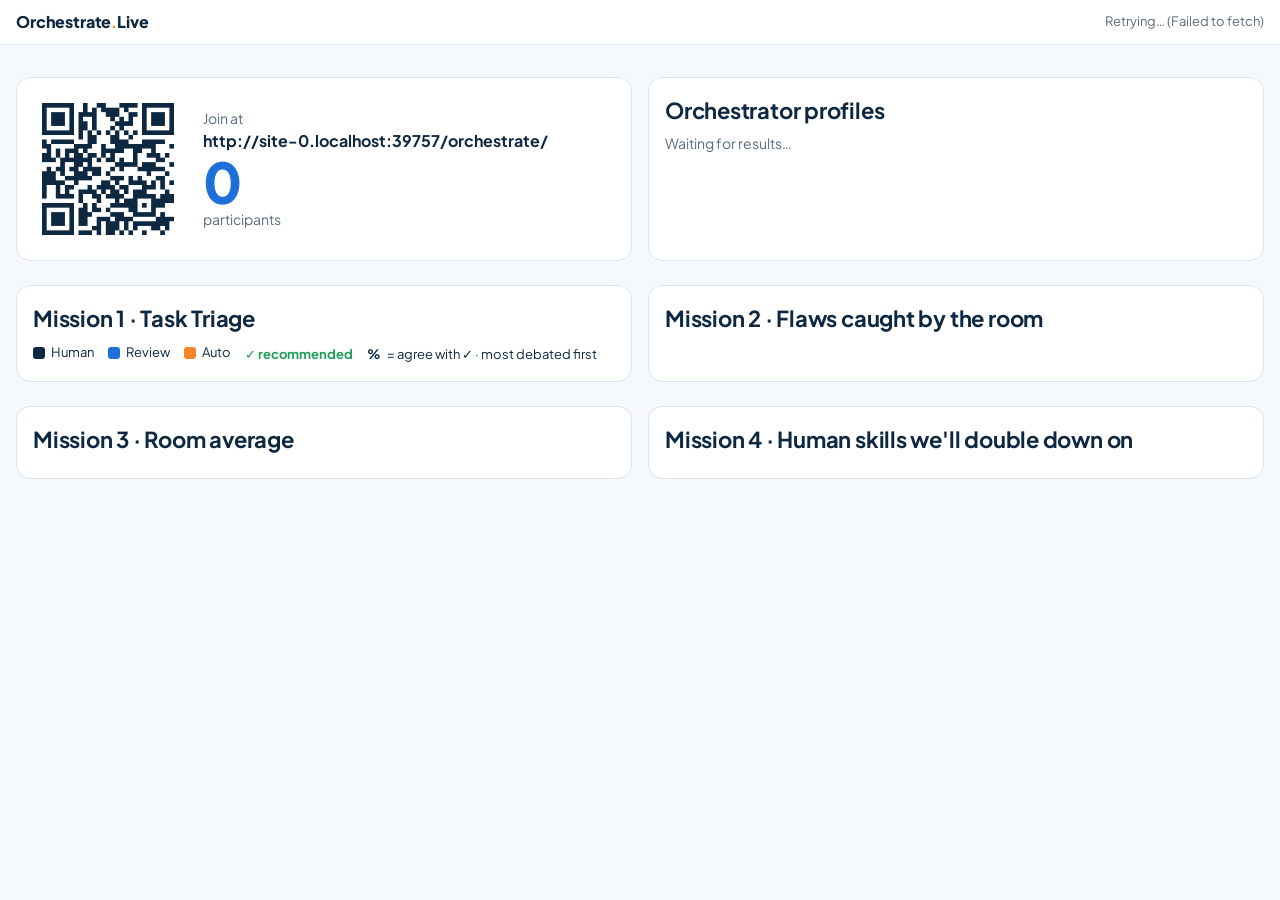
<file: orchestrate/live.html>
<!doctype html>
<html lang="en">
<head>
<meta charset="utf-8">
<meta name="viewport" content="width=device-width, initial-scale=1">
<title>Orchestrate Live Board</title>
<link href="https://fonts.googleapis.com/css2?family=Plus+Jakarta+Sans:wght@400;600;700;800&display=swap" rel="stylesheet">
<link rel="stylesheet" href="style.css?v=2">
<style>
  main { max-width: 1280px; }
  .grid { display: grid; grid-template-columns: repeat(auto-fit, minmax(380px, 1fr)); gap: 16px; }
  .big { font-size: 56px; font-weight: 800; color: var(--blue); line-height: 1; }
  .join { display: flex; gap: 20px; align-items: center; }
  .join img { width: 150px; height: 150px; }
  .rowb { display: grid; grid-template-columns: 1fr 240px; gap: 10px; align-items: center; font-size: 14px; margin: 6px 0; }
  .stack { display: flex; height: 18px; border-radius: 5px; overflow: hidden; background: var(--line); }
  .stack i { display: block; height: 100%; }
  .legend span { display: inline-flex; align-items: center; gap: 6px; margin-right: 14px; font-size: 13px; }
  .legend i { width: 12px; height: 12px; border-radius: 3px; display: inline-block; }
  .hbar { height: 18px; border-radius: 5px; background: var(--orange); }
  .ans { font-weight: 700; color: var(--good); }
</style>
</head>
<body>
<header class="top"><div class="brand">Orchestrate<b>.</b>Live</div><div class="who" id="st">Connecting…</div></header>
<main>
  <div class="grid">
    <div class="card join"><img src="qr.png" alt="QR code to join the lab"><div><div class="muted">Join at</div><b id="url"></b><div class="big" id="n">0</div><div class="muted">participants</div></div></div>
    <div class="card"><h2>Orchestrator profiles</h2><div id="arch" class="muted">Waiting for results…</div></div>
  </div>
  <div class="grid">
    <div class="card"><h2>Mission 1 · Task Triage</h2>
      <div class="legend"><span><i style="background:#0e2841"></i>Human</span><span><i style="background:#1e6fd9"></i>Review</span><span><i style="background:#f58528"></i>Auto</span><span class="ans">✓ recommended</span><span><b>%</b> = agree with ✓ · most debated first</span></div>
      <div id="m1"></div></div>
    <div class="card"><h2>Mission 2 · Flaws caught by the room</h2><div id="m2"></div></div>
  </div>
  <div class="grid">
    <div class="card"><h2>Mission 3 · Room average</h2><div id="m3"></div></div>
    <div class="card"><h2>Mission 4 · Human skills we'll double down on</h2><div id="m4"></div></div>
  </div>
</main>
<script src="config.js?v=2"></script>
<script src="data.js?v=2"></script>
<script>
const $ = (id) => document.getElementById(id);
$("url").textContent = location.href.replace(/live\.html.*$/, "");
const COL = { HUMAN: "#0e2841", REVIEW: "#1e6fd9", AUTO: "#f58528" };
const pct = (a, b) => (b ? Math.round((100 * a) / b) : 0);
const bars = (pairs, unit = "") => { const m = Math.max(1, ...pairs.map((p) => p[1]));
  return pairs.map(([k, v]) => `<div class="rowb"><div>${k}</div><div style="display:flex;gap:8px;align-items:center"><div class="hbar" style="width:${(150 * v) / m}px"></div>${v}${unit}</div></div>`).join(""); };

async function tick() {
  if (!LIVE_URL) { $("st").textContent = "Live mode off: set LIVE_URL in config.js"; return; }
  try {
    const rows = await (await fetch(LIVE_URL)).json();
    const last = {}; // latest record per participant per mission
    const people = new Set();
    rows.forEach((r) => { if (!r[1] || r[1] === "sid") return; people.add(r[1]);
      try { (last[r[4]] ||= {})[r[1]] = JSON.parse(r[5]); } catch {} });
    $("n").textContent = people.size;
    const L = (m) => Object.values(last[m] || {});

    const m1 = L("m1");
    // Most-debated tasks (lowest agreement with the recommendation) first.
    $("m1").innerHTML = !m1.length ? "" : TRIAGE.map((q, i) => { const c = { HUMAN: 0, REVIEW: 0, AUTO: 0 }; m1.forEach((x) => c[x.choices[i]]++);
      return { q, c, agree: pct(c[q.a], m1.length) }; }).sort((a, b) => a.agree - b.agree).map(({ q, c, agree }) =>
      `<div class="rowb"><div>${q.t.length > 52 ? q.t.slice(0, 50) + "…" : q.t} <span class="ans">✓ ${MODES[q.a].short}</span></div>
        <div style="display:flex;gap:8px;align-items:center"><div class="stack" style="flex:1">${TRIAGE_OPTIONS.map((k) => `<i style="width:${pct(c[k], m1.length)}%;background:${COL[k]}" title="${k} ${c[k]}"></i>`).join("")}</div>
        <b class="agree" style="color:${agree >= 70 ? "var(--good)" : agree >= 40 ? "var(--orange)" : "var(--bad)"}">${agree}%</b></div></div>`).join("");

    const m2 = L("m2");
    $("m2").innerHTML = m2.length ? bars(AUDIT.map((a, i) => [a, i]).filter(([a]) => a.bad)
      .map(([a, i]) => [`<span class="tag">${a.tag}</span>`, pct(m2.filter((x) => x.flags.includes(i)).length, m2.length)]), "%")
      + `<p class="muted">% of the room that caught each flaw · avg false alarms ${(m2.reduce((s, x) => s + x.falses, 0) / m2.length).toFixed(1)}</p>` : "";

    const m3 = L("m3"), avg = (k) => Math.round(m3.reduce((s, x) => s + x[k], 0) / (m3.length || 1));
    $("m3").innerHTML = m3.length ? `<div class="meters" style="position:static">
      <div class="meter"><div class="v">${avg("hours")}h</div><div class="k">avg hours (budget ${WF_BUDGET})</div></div>
      <div class="meter"><div class="v">${avg("saved")}%</div><div class="k">time saved</div></div>
      <div class="meter"><div class="v">${avg("quality")}</div><div class="k">quality</div></div>
      <div class="meter"><div class="v">${avg("risk")}</div><div class="k">risk</div></div></div>
      <p class="muted">${m3.filter((x) => x.onTime).length} of ${m3.length} designs finished within budget.</p>` : "";

    const count = (arr) => Object.entries(arr.reduce((o, k) => ((o[k] = (o[k] || 0) + 1), o), {})).sort((a, b) => b[1] - a[1]);
    $("m4").innerHTML = bars(count(L("m4").map((x) => x.skill)));
    const ar = count(L("done").map((x) => x.arch));
    if (ar.length) $("arch").innerHTML = bars(ar);
    $("st").textContent = "Live · updated " + new Date().toLocaleTimeString();
  } catch (e) { $("st").textContent = "Retrying… (" + e.message + ")"; }
}
tick(); setInterval(tick, 5000);
</script>
</body>
</html>
</file>
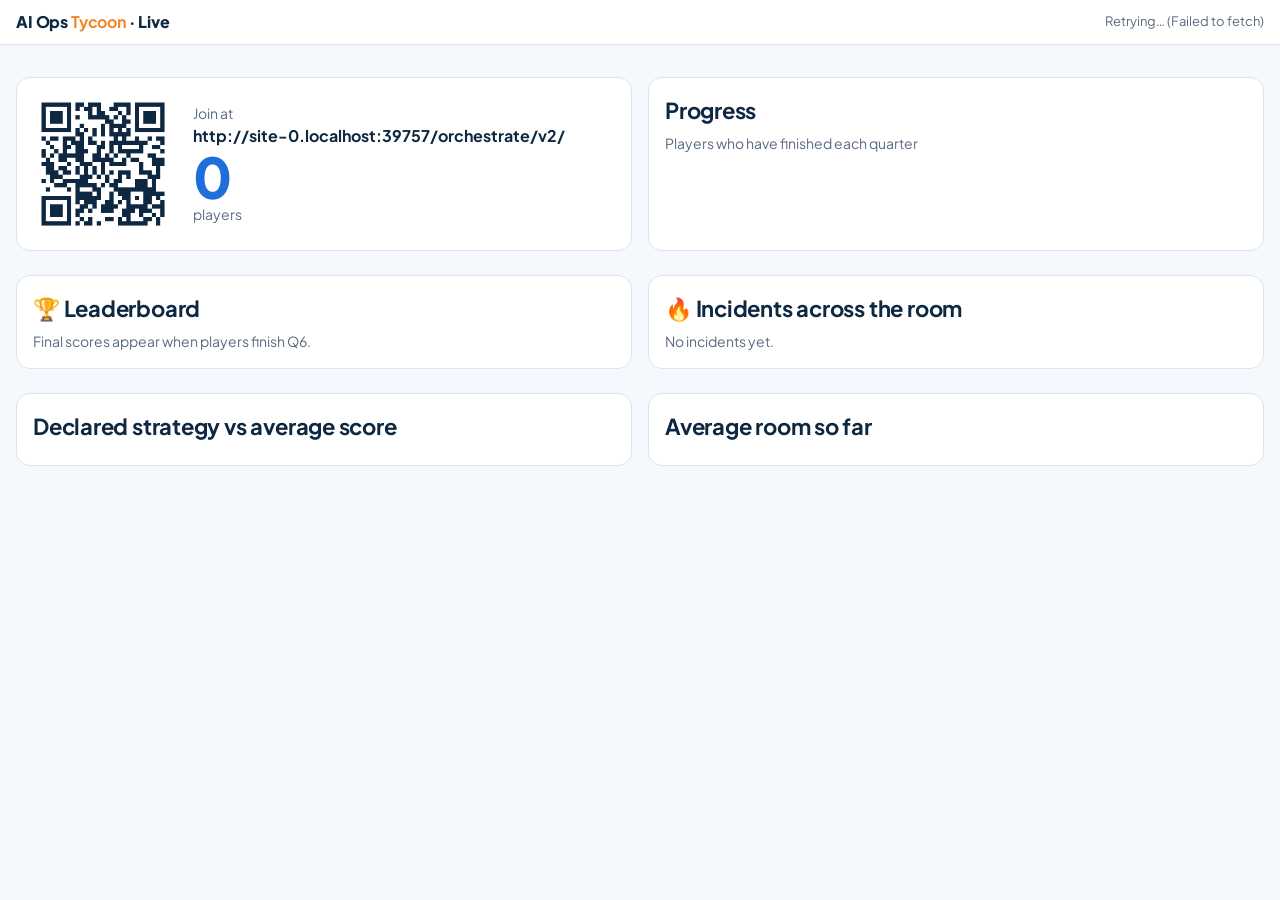
<file: orchestrate/v2/live.html>
<!doctype html>
<html lang="en">
<head>
<meta charset="utf-8">
<meta name="viewport" content="width=device-width, initial-scale=1">
<title>Tycoon Live Board</title>
<link href="https://fonts.googleapis.com/css2?family=Plus+Jakarta+Sans:wght@400;600;700;800&display=swap" rel="stylesheet">
<link rel="stylesheet" href="../style.css?v=2">
<style>
  main { max-width: 1320px; }
  .grid { display: grid; grid-template-columns: repeat(auto-fit, minmax(400px, 1fr)); gap: 16px; }
  .big { font-size: 56px; font-weight: 800; color: var(--blue); line-height: 1; }
  .join { display: flex; gap: 20px; align-items: center; }
  .join img { width: 140px; height: 140px; }
  table { width: 100%; border-collapse: collapse; font-size: 15px; }
  th, td { padding: 7px 8px; text-align: left; border-bottom: 1px solid var(--line); }
  th { color: var(--muted); font-weight: 600; font-size: 13px; }
  td.n { text-align: right; font-variant-numeric: tabular-nums; }
  tr:first-child td { font-weight: 800; }
  .rowb { display: grid; grid-template-columns: 1fr 230px; gap: 10px; align-items: center; font-size: 14px; margin: 7px 0; }
  .hbar { height: 18px; border-radius: 5px; background: var(--orange); }
  .prog { display: grid; grid-template-columns: repeat(6, 1fr); gap: 6px; text-align: center; }
  .prog div { background: var(--bg); border-radius: 10px; padding: 8px 0; }
  .prog b { display: block; font-size: 26px; color: var(--blue); }
</style>
</head>
<body>
<header class="top"><div class="brand">AI Ops <b>Tycoon</b> · Live</div><div class="who" id="st">Connecting…</div></header>
<main>
  <div class="grid">
    <div class="card join"><img src="qr.png" alt="QR code to join the game"><div><div class="muted">Join at</div><b id="url"></b><div class="big" id="n">0</div><div class="muted">players</div></div></div>
    <div class="card"><h2>Progress</h2><p class="muted" style="margin:0 0 8px">Players who have finished each quarter</p><div class="prog" id="prog"></div></div>
  </div>
  <div class="grid">
    <div class="card"><h2>🏆 Leaderboard</h2><div id="lb" class="muted">Final scores appear when players finish Q6.</div></div>
    <div class="card"><h2>🔥 Incidents across the room</h2><div id="inc" class="muted">No incidents yet.</div></div>
  </div>
  <div class="grid">
    <div class="card"><h2>Declared strategy vs average score</h2><div id="strat"></div></div>
    <div class="card"><h2>Average room so far</h2><div id="avg"></div></div>
  </div>
</main>
<script src="../config.js?v=2"></script>
<script src="game.js?v=1"></script>
<script>
const $ = (id) => document.getElementById(id);
$("url").textContent = location.href.replace(/live\.html.*$/, "");
const esc = (s) => String(s).replace(/[&<>"']/g, (c) => ({ "&": "&amp;", "<": "&lt;", ">": "&gt;", '"': "&quot;", "'": "&#39;" }[c]));
const STRAT = { speed: "🚀 Speed first", safety: "🛡️ Safety first", people: "🤝 People first", balanced: "⚖️ Balanced" };
const INC = { hallucination: "Chatbot invented a policy (Q2)", privacy: "Campaign data without consent (Q3)", audit: "Failed regulator audit (Q5)" };
const incName = (id) => INC[id] || "Unchecked AI error: " + (WS.find((w) => "unchecked-" + w.id === id) || { t: id }).t;
const bars = (pairs, unit = "") => { const m = Math.max(1, ...pairs.map((p) => p[1]));
  return pairs.map(([k, v]) => `<div class="rowb"><div>${k}</div><div style="display:flex;gap:8px;align-items:center"><div class="hbar" style="width:${(160 * v) / m}px"></div>${v}${unit}</div></div>`).join(""); };

async function tick() {
  if (!LIVE_URL) { $("st").textContent = "Live mode off: set LIVE_URL in config.js"; return; }
  try {
    const rows = await (await fetch(LIVE_URL)).json();
    const last = {}, names = {}, people = new Set();
    rows.forEach((r) => { if (!r[1] || r[1] === "sid" || !String(r[4]).startsWith("v2")) return;
      people.add(r[1]); if (r[2]) names[r[1]] = r[2];
      try { (last[r[4]] ||= {})[r[1]] = JSON.parse(r[5]); } catch {} });
    const L = (m) => Object.entries(last[m] || {});
    $("n").textContent = people.size;
    $("prog").innerHTML = [1, 2, 3, 4, 5, 6].map((q) => `<div><b>${L("v2q" + q).length}</b>Q${q}</div>`).join("");

    const fin = L("v2final").map(([sid, d]) => ({ name: names[sid], ...d })).sort((a, b) => b.score - a.score);
    if (fin.length) $("lb").innerHTML = `<table><tr><th>#</th><th>Player</th><th>Strategy</th><th class="n">Value</th><th class="n">Trust</th><th class="n">Morale</th><th class="n">Score</th></tr>
      ${fin.slice(0, 10).map((p, i) => `<tr><td>${["🥇", "🥈", "🥉"][i] || i + 1}</td><td>${esc(p.name)}</td><td>${STRAT[p.strat] || ""}</td><td class="n">${p.value}</td><td class="n">${p.trust}</td><td class="n">${p.morale}</td><td class="n">${p.score}</td></tr>`).join("")}</table>`;

    // % of players hit by each incident at least once
    const hit = {}, players = new Set();
    for (let q = 1; q <= 6; q++) L("v2q" + q).forEach(([sid, d]) => { players.add(sid); new Set(d.inc).forEach((id) => (hit[id] ||= new Set()).add(sid)); });
    const inc = Object.entries(hit).map(([id, s]) => [incName(id), Math.round((100 * s.size) / players.size)]).sort((a, b) => b[1] - a[1]);
    if (inc.length) $("inc").innerHTML = bars(inc, "%") + `<p class="muted">% of players hit at least once</p>`;

    const by = {};
    fin.forEach((p) => (by[p.strat] ||= []).push(p.score));
    $("strat").innerHTML = Object.keys(by).length ? bars(Object.entries(by).map(([k, s]) => [`${STRAT[k]} <span class="muted">(${s.length})</span>`, Math.round(s.reduce((a, b) => a + b, 0) / s.length)]))
      : `<p class="muted">Appears when players finish.</p>`;

    const latest = Object.values(Object.fromEntries([1, 2, 3, 4, 5, 6].flatMap((q) => L("v2q" + q))));
    const avg = (k) => Math.round(latest.reduce((s, d) => s + d[k], 0) / (latest.length || 1));
    const inv = (k) => (latest.reduce((s, d) => s + d.inv[k], 0) / (latest.length || 1)).toFixed(1);
    $("avg").innerHTML = latest.length ? `<div class="meters" style="position:static;grid-template-columns:repeat(3,1fr)">
      <div class="meter"><div class="v">${avg("value")}</div><div class="k">value</div></div>
      <div class="meter"><div class="v">${avg("trust")}</div><div class="k">trust</div></div>
      <div class="meter"><div class="v">${avg("morale")}</div><div class="k">morale</div></div></div>
      <p class="muted">Avg investment level · Guardrails ${inv("guard")} · Review ${inv("qa")} · Upskilling ${inv("up")} · Agents ${inv("agent")}</p>` : "";
    $("st").textContent = "Live · updated " + new Date().toLocaleTimeString();
  } catch (e) { $("st").textContent = "Retrying… (" + e.message + ")"; }
}
tick(); setInterval(tick, 5000);
</script>
</body>
</html>
</file>
<file: orchestrate/style.css>
:root {
  --blue: #1e6fd9; --blue-soft: #e8f1fd; --orange: #f58528; --orange-soft: #fff1e5;
  --ink: #0e2841; --muted: #5a6b80; --line: #dbe4ef; --bg: #f5f8fc; --card: #fff;
  --good: #1f9d55; --good-soft: #e6f6ed; --bad: #d64545; --bad-soft: #fdecec;
  --r: 14px;
}
* { box-sizing: border-box; }
body {
  margin: 0; background: var(--bg); color: var(--ink);
  font: 16px/1.5 "Plus Jakarta Sans", system-ui, -apple-system, "Segoe UI", sans-serif;
  -webkit-tap-highlight-color: transparent;
}
header.top {
  position: sticky; top: 0; z-index: 5; background: #fff; border-bottom: 1px solid var(--line);
  display: flex; align-items: center; gap: 12px; padding: 10px 16px;
}
header.top .brand { font-weight: 800; letter-spacing: -.01em; }
header.top .brand b { color: var(--orange); }
header.top .who { margin-left: auto; font-size: 13px; color: var(--muted); }
.steps { display: flex; gap: 4px; padding: 0 16px; background: #fff; border-bottom: 1px solid var(--line); }
.steps span { flex: 1; height: 4px; border-radius: 2px; background: var(--line); margin: 8px 0; }
.steps span.on { background: var(--blue); }
.steps span.done { background: var(--orange); }
main { max-width: 760px; margin: 0 auto; padding: 20px 16px 120px; }
h1 { font-size: clamp(26px, 6vw, 36px); line-height: 1.15; margin: 8px 0 12px; letter-spacing: -.02em; }
h2 { font-size: 22px; margin: 0 0 6px; letter-spacing: -.01em; }
.eyebrow { color: var(--orange); font-weight: 700; font-size: 13px; text-transform: uppercase; letter-spacing: .08em; }
.lead { color: var(--muted); margin: 0 0 18px; }
.card { background: var(--card); border: 1px solid var(--line); border-radius: var(--r); padding: 16px; margin: 12px 0; }
label.f { display: block; font-weight: 600; font-size: 14px; margin: 14px 0 6px; }
input, select {
  width: 100%; font: inherit; padding: 12px 14px; border: 1.5px solid var(--line); border-radius: 10px; background: #fff; color: var(--ink);
}
input:focus, select:focus { outline: none; border-color: var(--blue); }
button { font: inherit; cursor: pointer; }
.btn {
  display: inline-flex; align-items: center; justify-content: center; gap: 8px;
  border: 0; border-radius: 12px; padding: 14px 22px; font-weight: 700; background: var(--blue); color: #fff; min-height: 48px;
}
.btn:disabled { opacity: .4; cursor: not-allowed; }
.btn.ghost { background: transparent; color: var(--blue); border: 1.5px solid var(--blue); }
.btn.orange { background: var(--orange); }
.bar {
  position: fixed; left: 0; right: 0; bottom: 0; background: #fff; border-top: 1px solid var(--line);
  padding: 12px 16px calc(12px + env(safe-area-inset-bottom)); display: flex; gap: 10px; justify-content: center; z-index: 5;
}
.bar .btn { flex: 1; max-width: 360px; }
.bar .hint { align-self: center; font-size: 13px; color: var(--muted); }

/* Mission 1 */
.task { padding: 14px; }
.task .t { font-weight: 600; margin-bottom: 10px; }
.seg { display: grid; grid-template-columns: repeat(3, 1fr); gap: 6px; }
.seg button {
  border: 1.5px solid var(--line); background: #fff; border-radius: 10px; padding: 8px 4px; font-size: 13px; color: var(--ink); min-height: 48px;
}
.seg button .i { display: block; font-size: 20px; line-height: 1.2; }
.seg button.sel { border-color: var(--blue); background: var(--blue-soft); font-weight: 700; }
.seg button.ans { border-color: var(--good); box-shadow: inset 0 0 0 1px var(--good); }
.seg button.sel.wrong { border-color: var(--bad); background: var(--bad-soft); }
.why { margin-top: 10px; font-size: 14px; padding: 10px 12px; border-radius: 10px; background: var(--bg); }
.why b { color: var(--good); }
.why.half b { color: var(--orange); }
.why.miss b { color: var(--bad); }

/* Mission 2 */
.src { width: 100%; border-collapse: collapse; font-size: 13px; }
.src th, .src td { text-align: left; padding: 6px 8px; border-bottom: 1px solid var(--line); vertical-align: top; }
.src th { color: var(--muted); font-weight: 600; }
.memo { line-height: 1.7; }
.sent {
  display: block; width: 100%; text-align: left; border: 1.5px solid transparent; background: transparent; color: inherit;
  padding: 8px 10px; border-radius: 10px; margin: 2px 0; font-size: 15px; line-height: 1.5;
}
.sent:hover { background: var(--bg); }
.sent.flag { background: var(--orange-soft); border-color: var(--orange); }
.sent.flag::before { content: "🚩 "; }
.sent.r-hit { background: var(--good-soft); border-color: var(--good); }
.sent.r-miss { background: var(--bad-soft); border-color: var(--bad); border-style: dashed; }
.sent.r-false { background: var(--bad-soft); border-color: var(--bad); }
.sent .ex { display: block; font-size: 13px; color: var(--muted); margin-top: 4px; }
.tag { display: inline-block; font-size: 11px; font-weight: 700; padding: 2px 8px; border-radius: 99px; background: var(--ink); color: #fff; margin-right: 6px; }

/* Mission 3 */
.meters { position: sticky; top: 58px; z-index: 4; display: grid; grid-template-columns: repeat(4, 1fr); gap: 6px; background: var(--bg); padding: 8px 0; }
.meter { background: #fff; border: 1px solid var(--line); border-radius: 12px; padding: 8px; text-align: center; }
.meter .v { font-size: 22px; font-weight: 800; line-height: 1.1; }
.meter .k { font-size: 11px; color: var(--muted); }
.meter.ok .v { color: var(--good); } .meter.warn .v { color: var(--orange); } .meter.bad .v { color: var(--bad); }
.wf .seg { grid-template-columns: repeat(4, 1fr); }
.wf .meta { font-size: 12px; color: var(--muted); margin: -6px 0 10px; }

/* Mission 4 / results */
.chips { display: flex; flex-wrap: wrap; gap: 8px; }
.chip { border: 1.5px solid var(--line); background: #fff; border-radius: 99px; padding: 10px 14px; font-size: 14px; color: var(--ink); min-height: 44px; }
.chip.sel { border-color: var(--orange); background: var(--orange-soft); font-weight: 700; }
.pledge {
  border-radius: 20px; padding: 22px; color: #fff; margin: 16px 0;
  background: linear-gradient(135deg, #0e2841 0%, #1e6fd9 70%, #f58528 140%);
}
.pledge h3 { margin: 0 0 4px; font-size: 24px; }
.pledge .sub { opacity: .85; font-size: 14px; margin-bottom: 14px; }
.pledge .row { margin: 10px 0; }
.pledge .row .k { font-size: 11px; text-transform: uppercase; letter-spacing: .08em; opacity: .75; }
.pledge .row .v { font-weight: 700; }
.scores { display: grid; grid-template-columns: repeat(3, 1fr); gap: 8px; }
.scores div { background: rgba(255,255,255,.12); border-radius: 12px; padding: 10px; text-align: center; }
.scores b { display: block; font-size: 22px; }
.scores span { font-size: 11px; opacity: .8; }
.muted { color: var(--muted); font-size: 14px; }
.toast { position: fixed; top: 70px; left: 50%; transform: translateX(-50%); background: var(--ink); color: #fff; padding: 10px 16px; border-radius: 10px; font-size: 14px; z-index: 9; }
@media (min-width: 640px) { .seg button { font-size: 14px; } }
</file>
